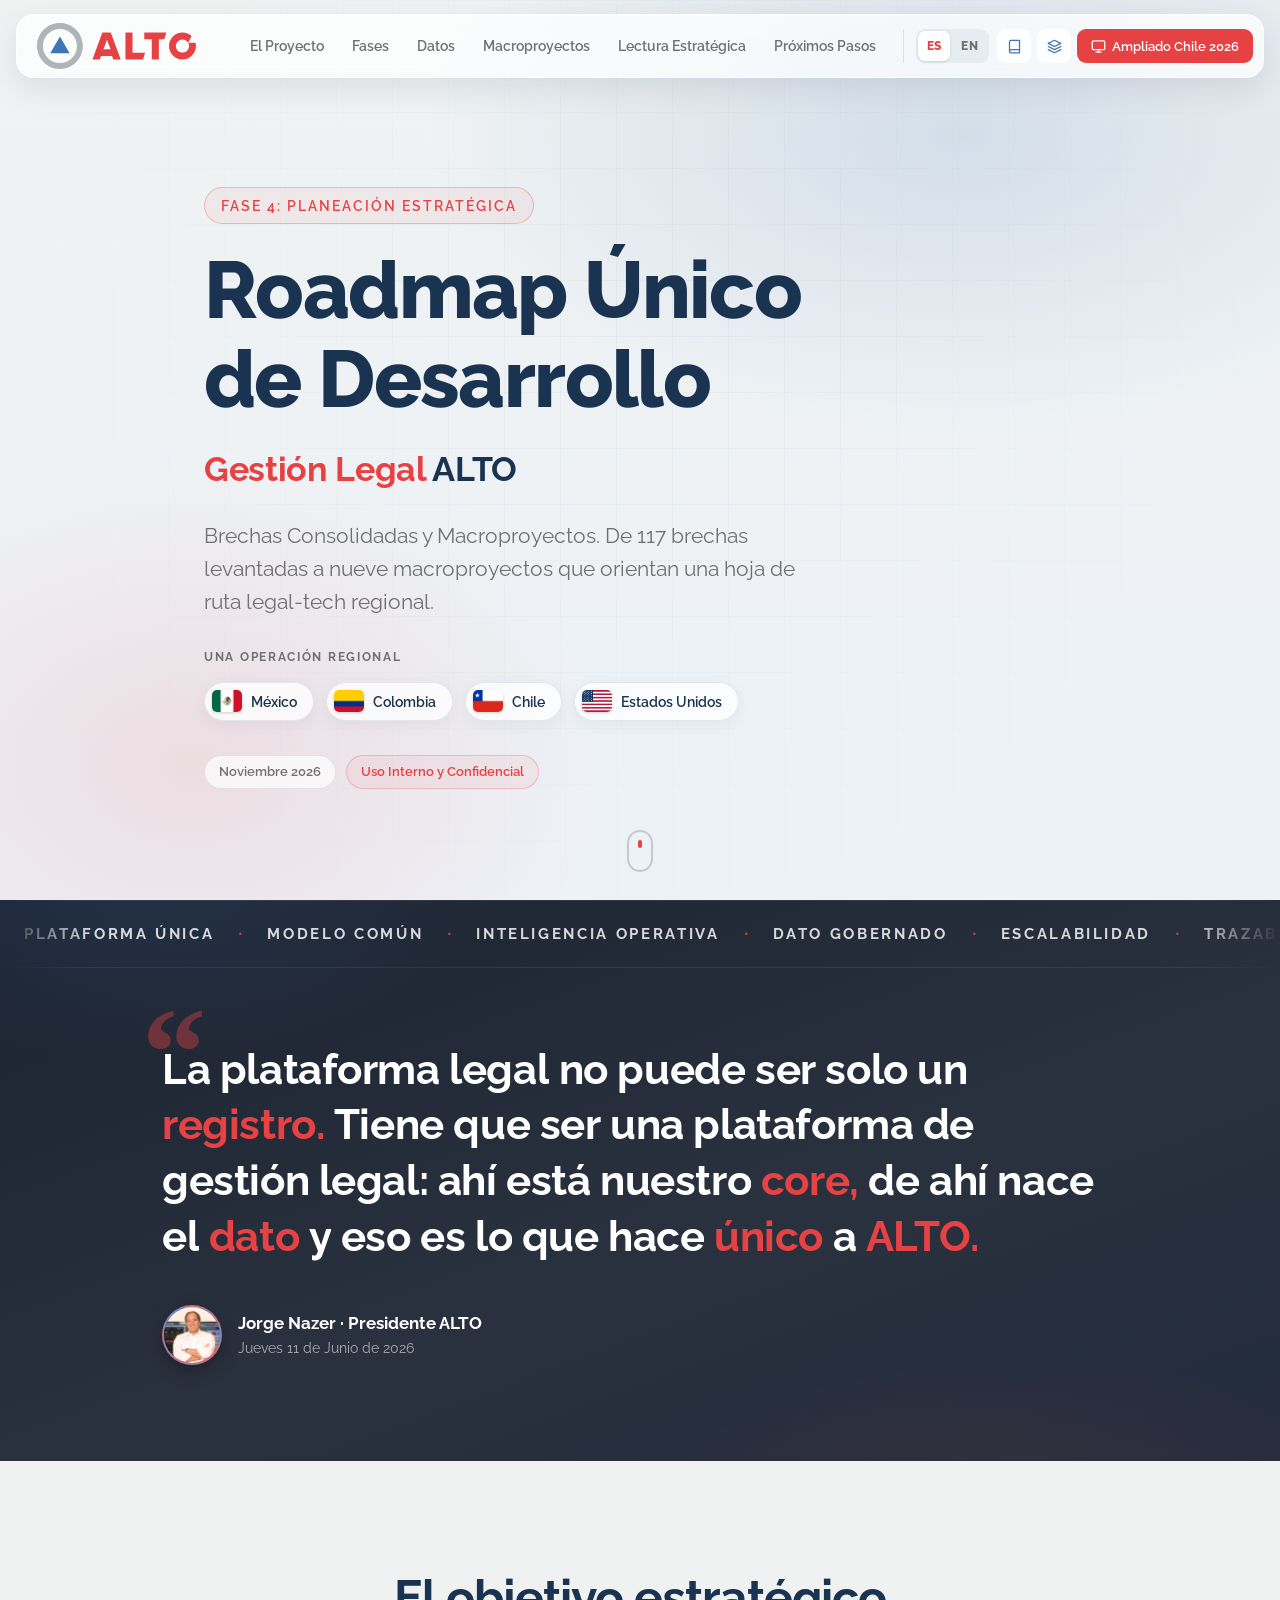
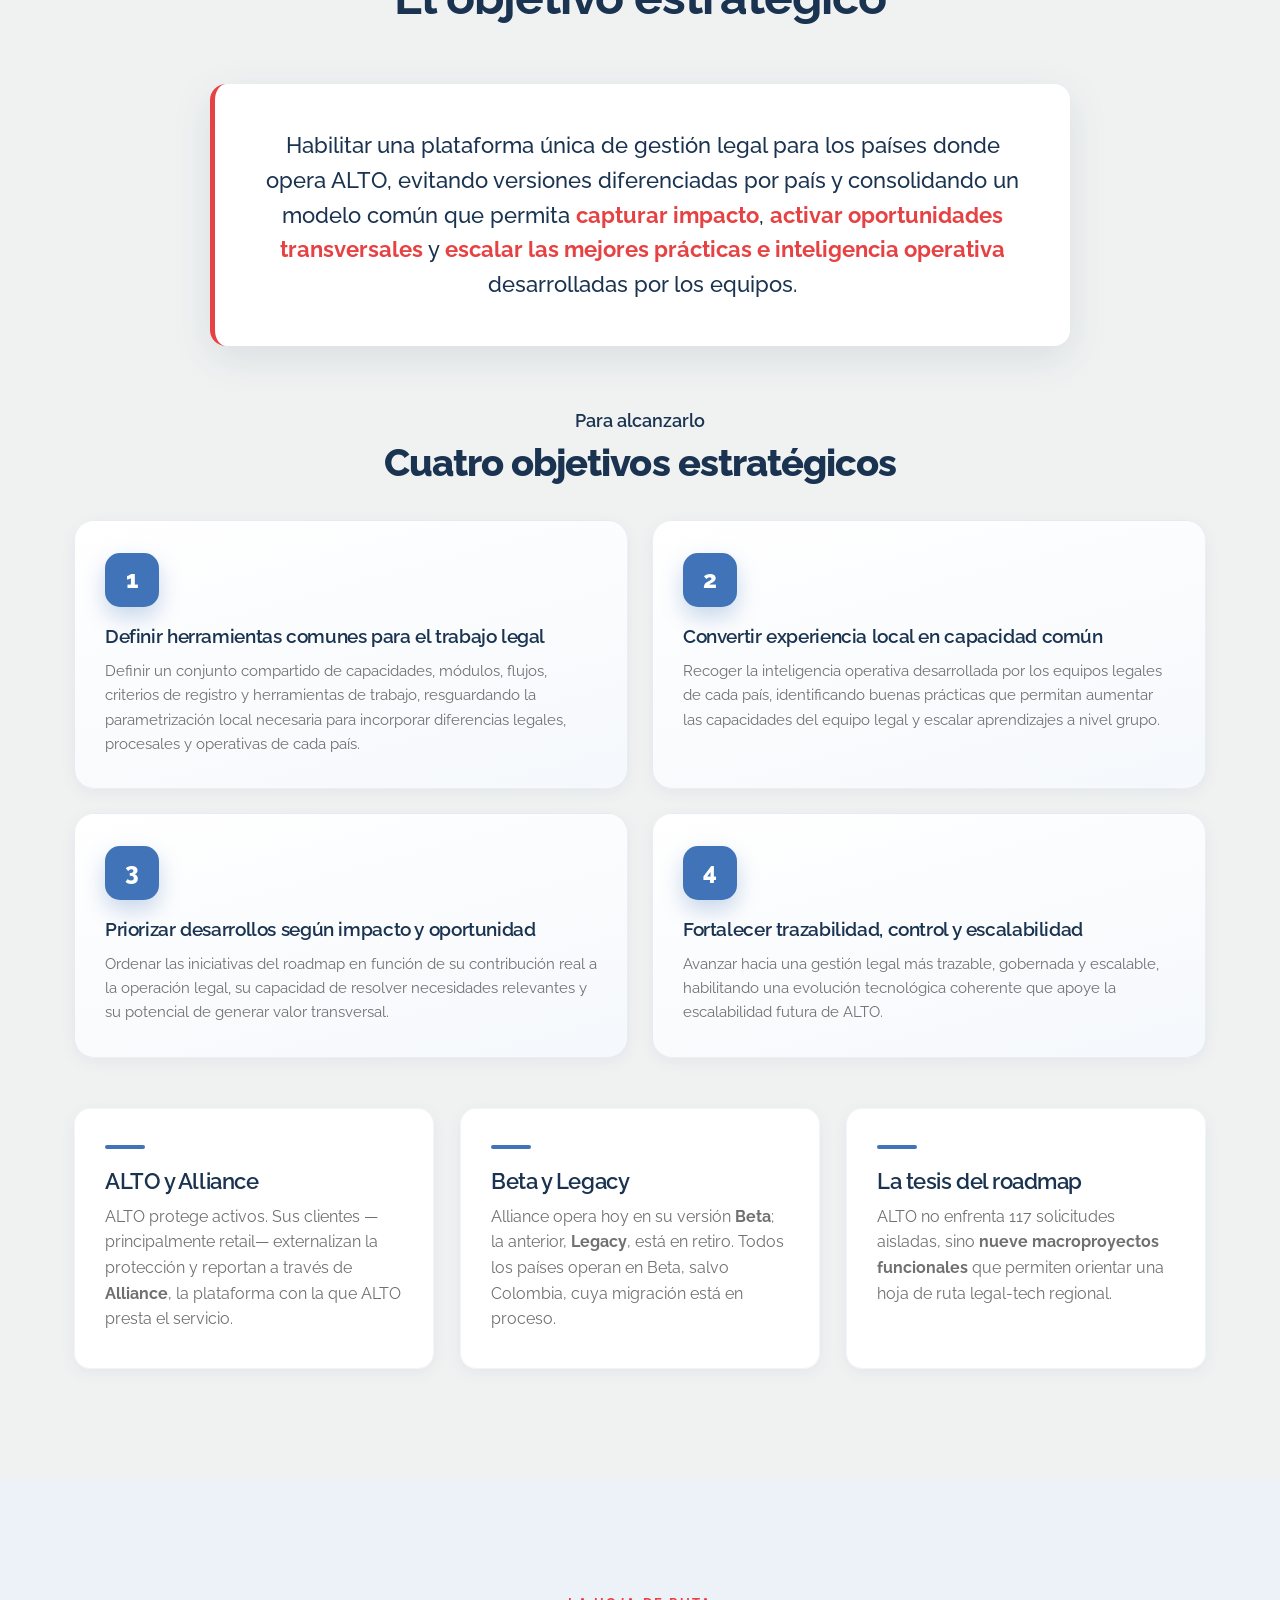
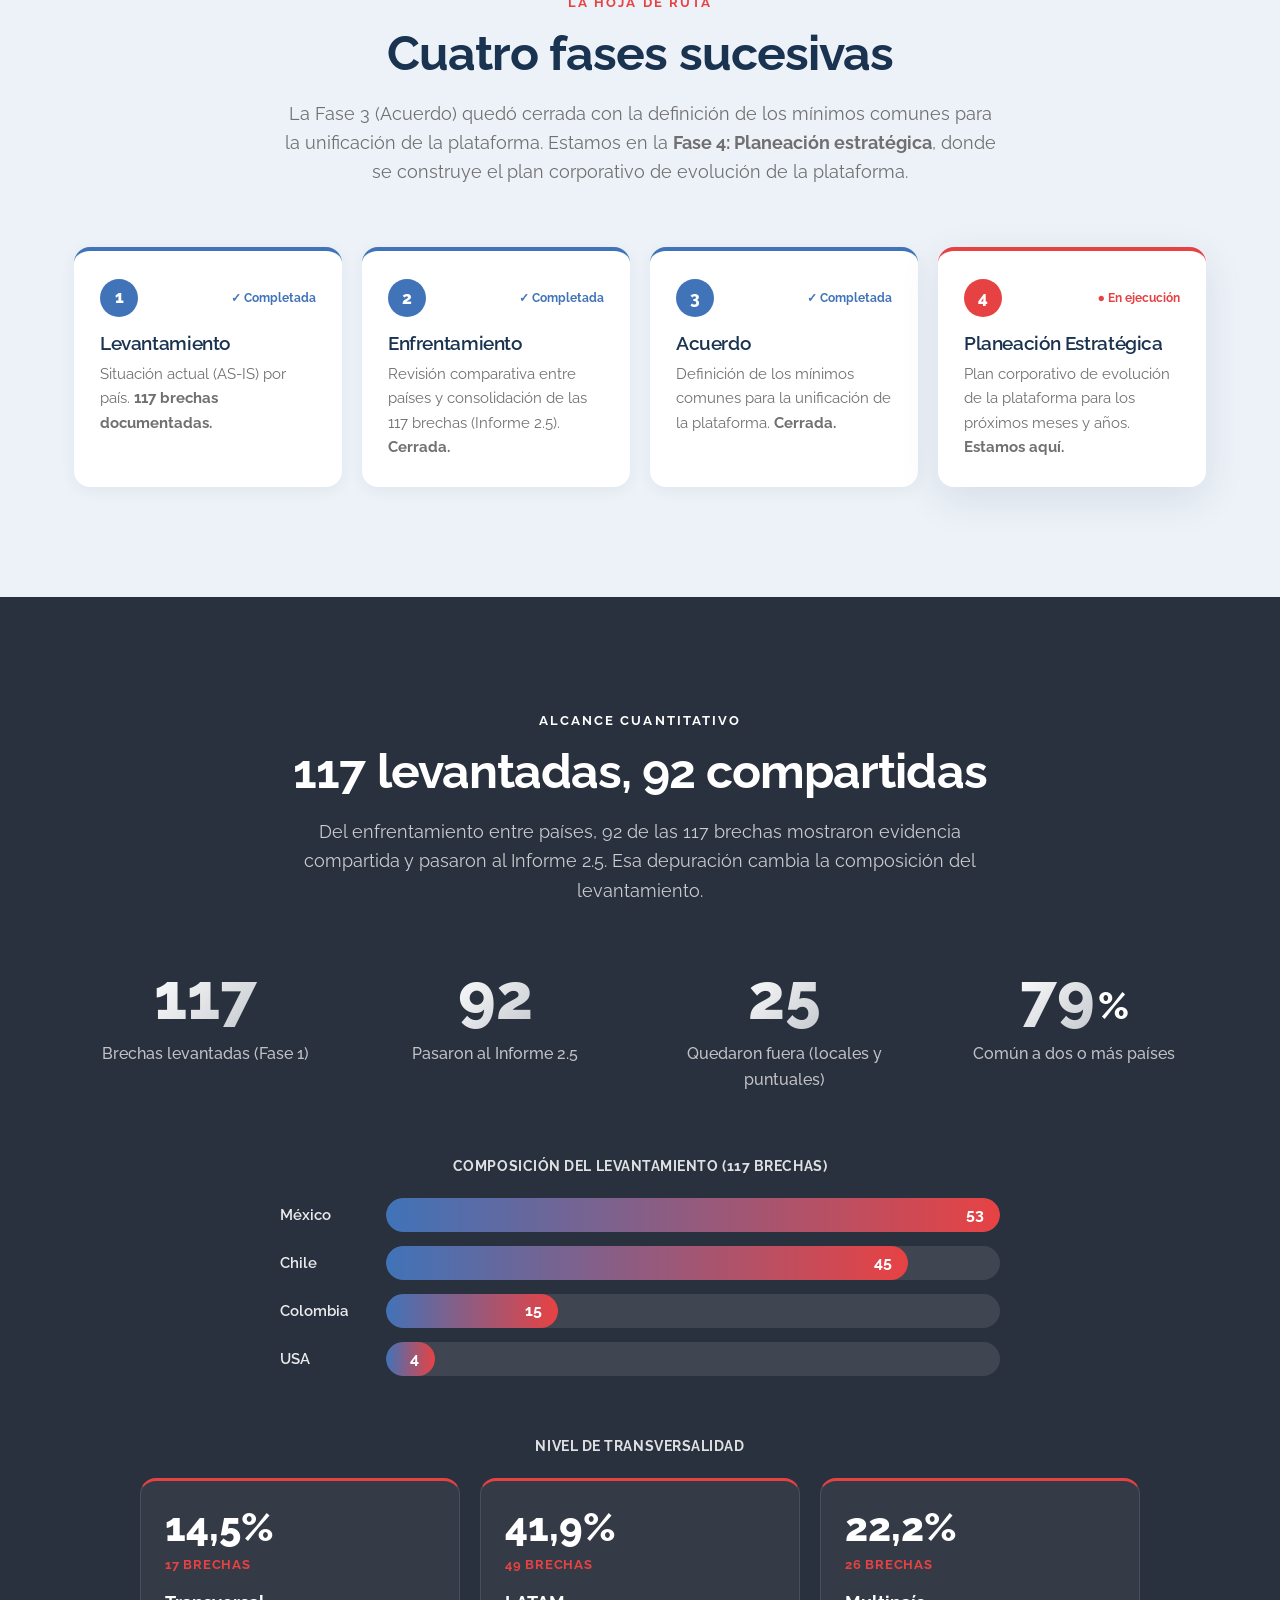
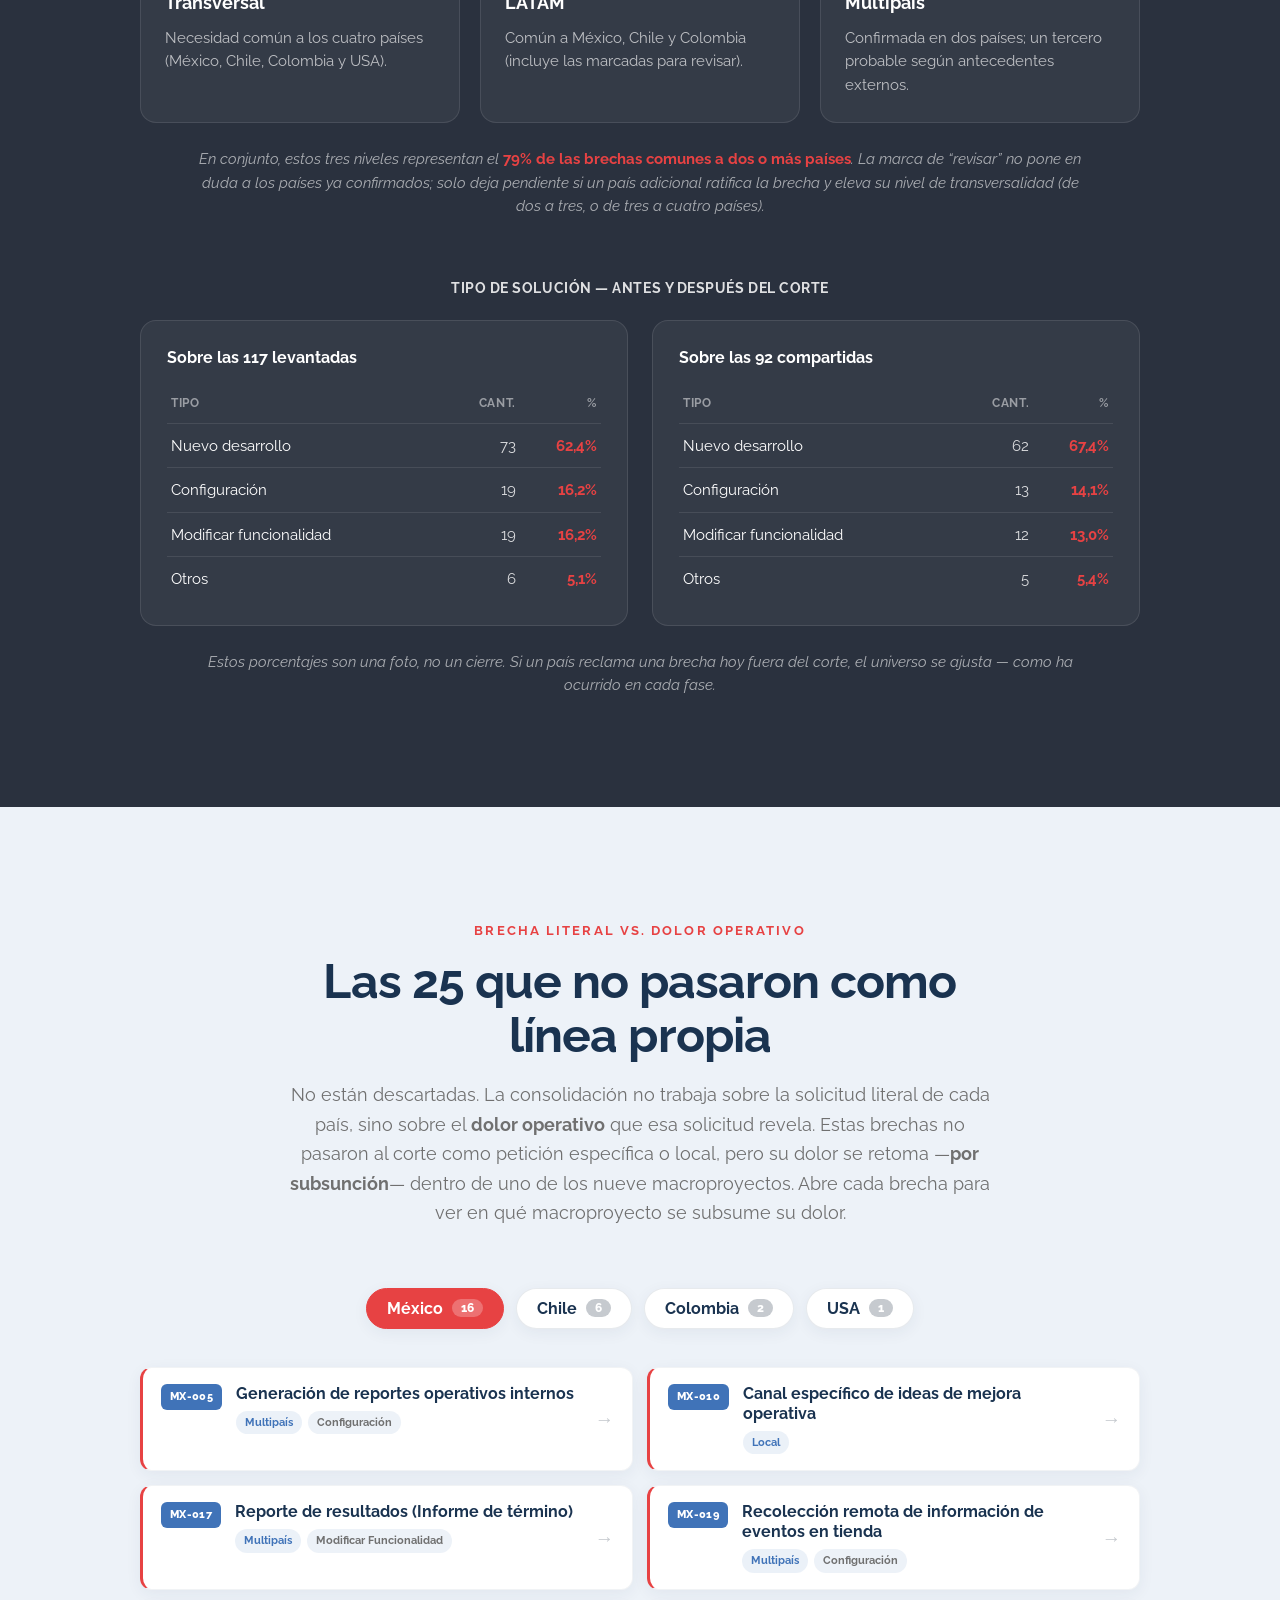
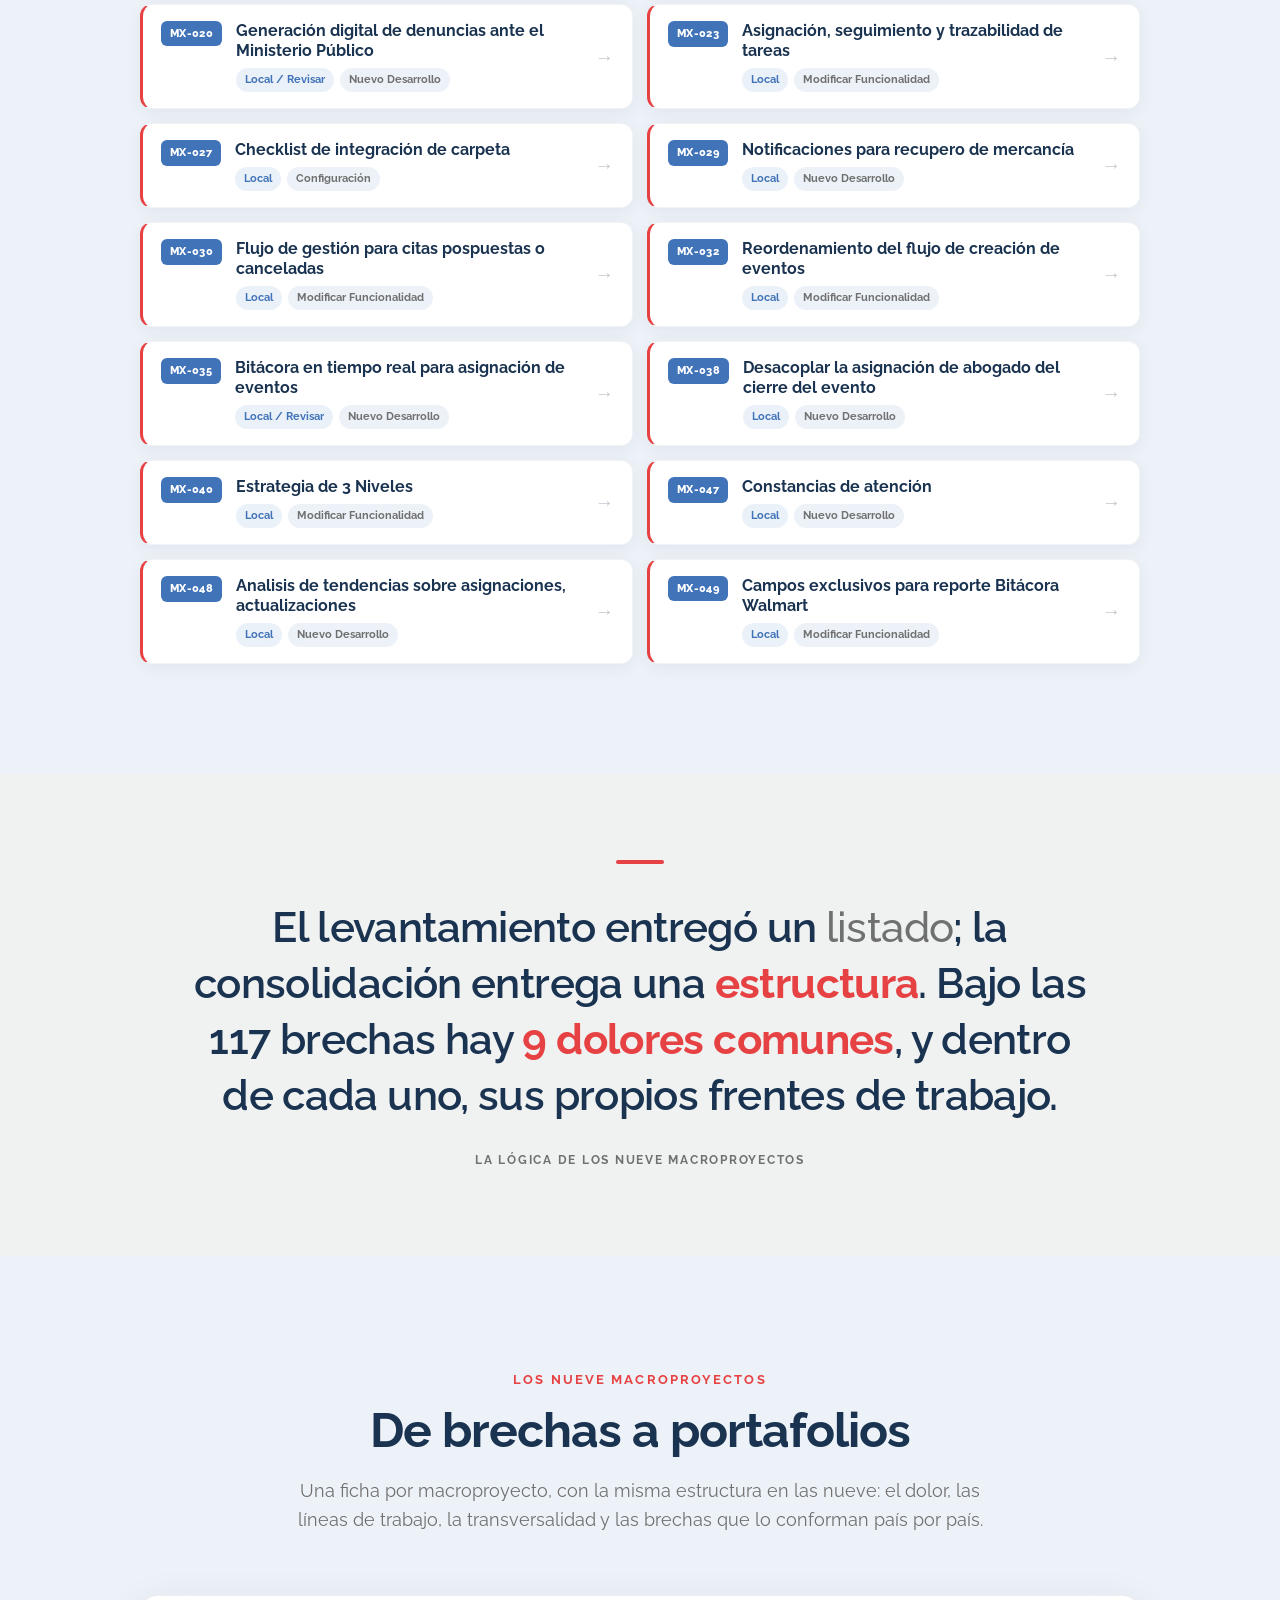
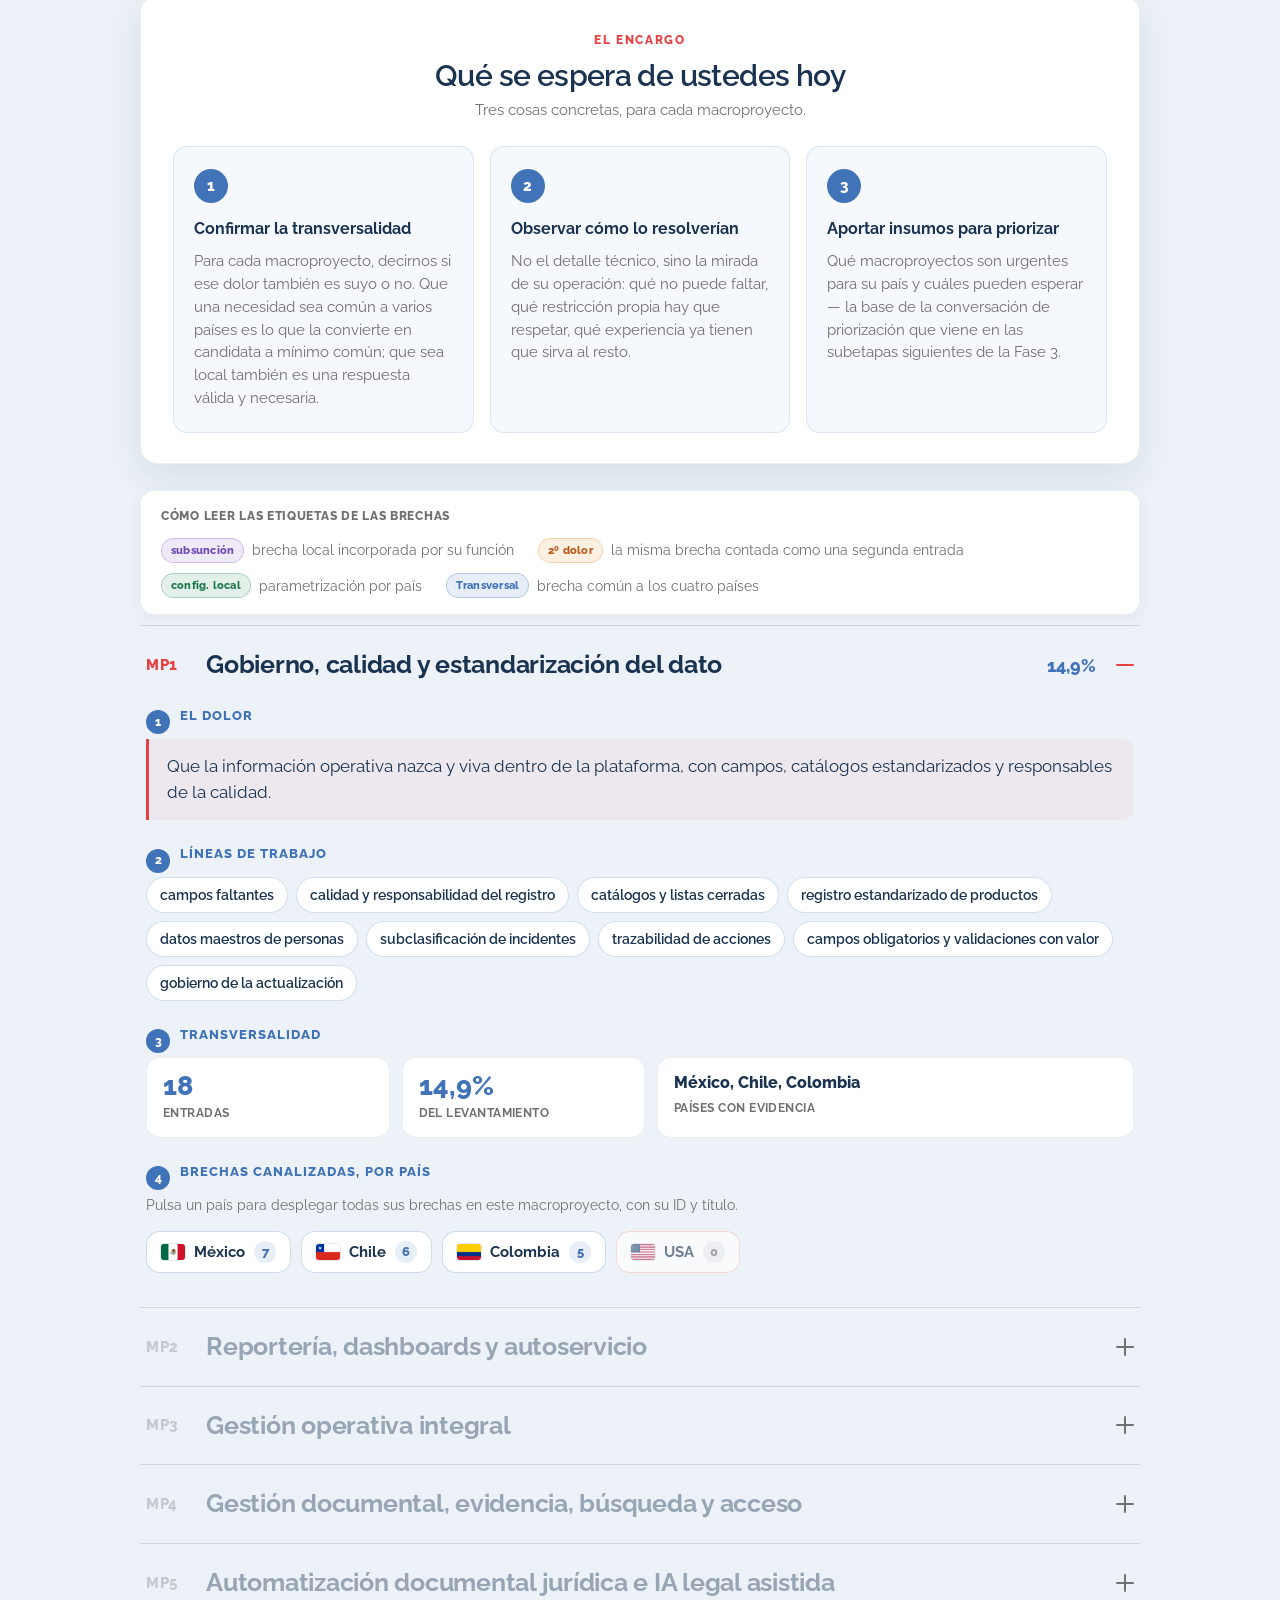
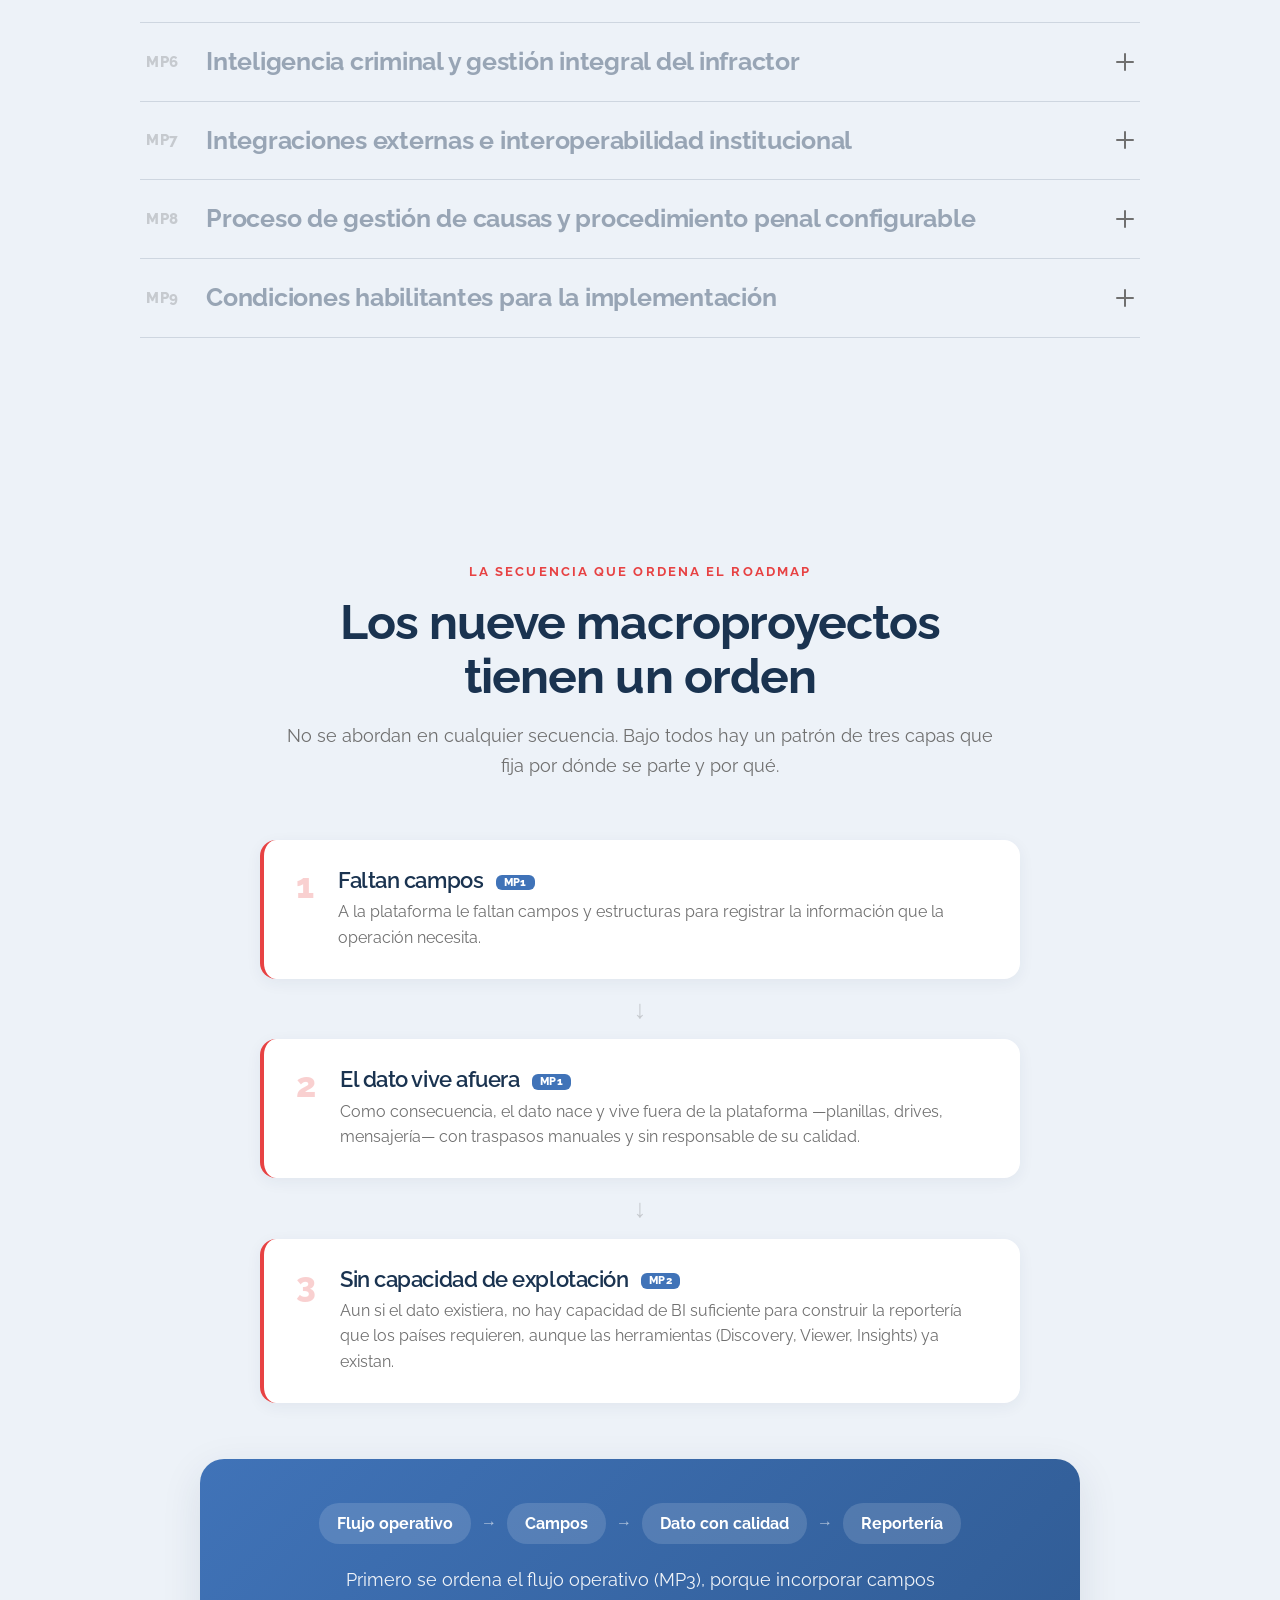
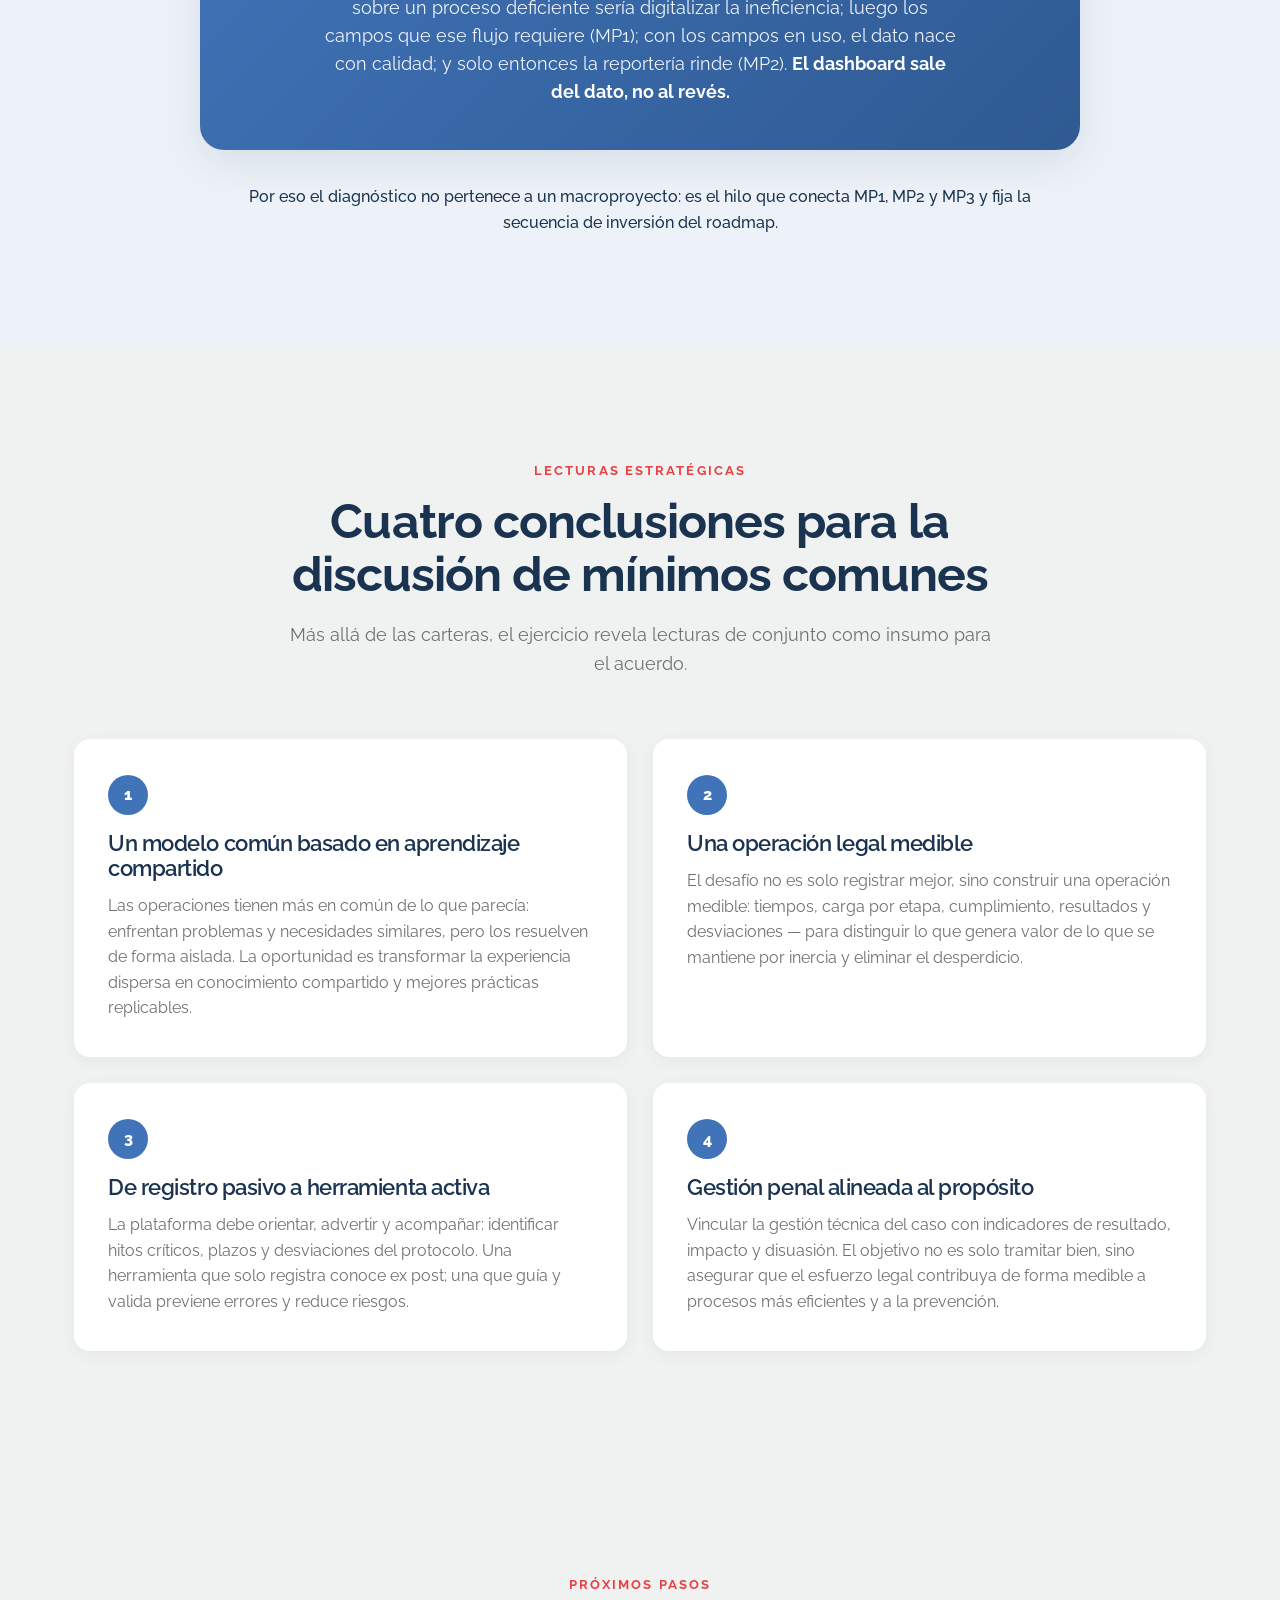
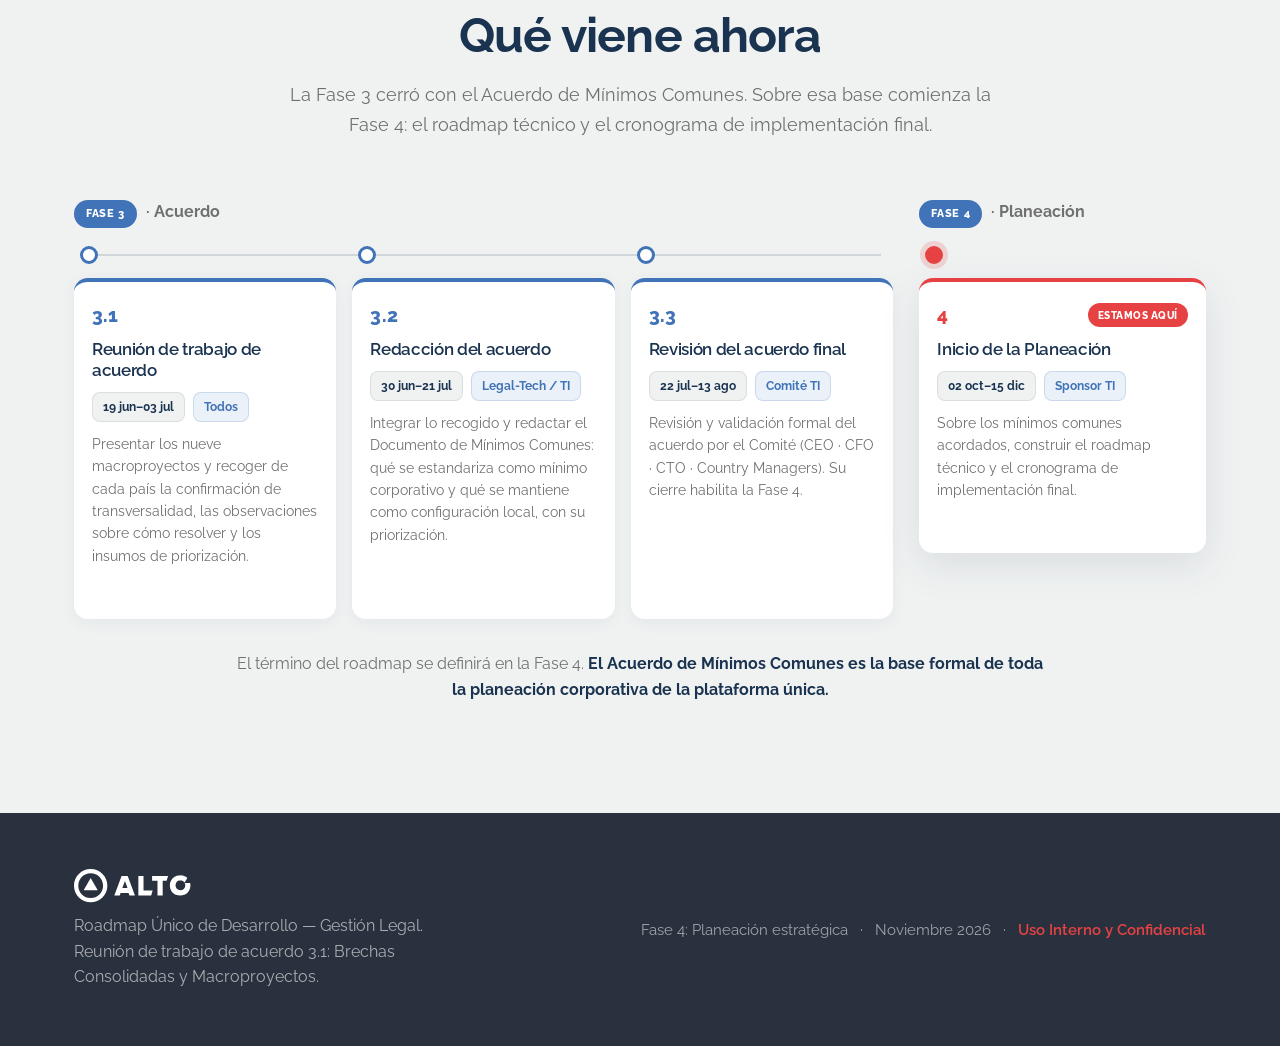
<file: index.html>
<!DOCTYPE html>
<html lang="es">
<head>
  <meta charset="UTF-8" />
  <meta name="viewport" content="width=device-width, initial-scale=1.0" />
  <title>Roadmap Único de Desarrollo · Gestión Legal ALTO</title>
  <meta name="description" content="Roadmap Único de Desarrollo, Gestión Legal ALTO — Fase 4: Planeación estratégica. Brechas Consolidadas y Macroproyectos (Informe 2.5)." />

  <!-- Fonts: Raleway (ALTO brand font) -->
  <link rel="preconnect" href="https://fonts.googleapis.com" />
  <link rel="preconnect" href="https://fonts.gstatic.com" crossorigin />
  <link href="https://fonts.googleapis.com/css2?family=Raleway:ital,wght@0,300;0,400;0,500;0,600;0,700;0,800;1,400&display=swap" rel="stylesheet" />

  <!-- AOS scroll animations (same library ALTO uses) -->
  <link rel="stylesheet" href="https://cdn.jsdelivr.net/npm/aos@2.3.4/dist/aos.css" />

  <link rel="stylesheet" href="styles.css" />
</head>
<body>

  <!-- Scroll progress bar -->
  <div class="scroll-progress" id="scrollProgress"></div>

  <!-- ===================== HEADER ===================== -->
  <header class="site-header" id="siteHeader">
    <div class="header-inner">
      <a href="#hero" class="brand" aria-label="ALTO">
        <img class="brand-logo" src="assets/alto-logo.svg" alt="ALTO" />
      </a>
      <nav class="main-nav" id="mainNav">
        <a href="#contexto" data-i18n="nav.proyecto">El Proyecto</a>
        <a href="#fases" data-i18n="nav.fases">Fases</a>
        <a href="#cifras" data-i18n="nav.datos">Datos</a>
        <a href="#macroproyectos" data-i18n="nav.macro">Macroproyectos</a>
        <a href="#estrategia" data-i18n="nav.estrategia">Lectura Estratégica</a>
        <a href="#cierre" data-i18n="nav.pasos">Próximos Pasos</a>
      </nav>
      <div class="nav-actions">
        <div class="lang-toggle" id="langToggle"><button type="button" data-l="es">ES</button><button type="button" data-l="en">EN</button></div>
        <button type="button" class="btn header-glosario" id="glosarioBtn" aria-haspopup="dialog" aria-label="Glosario" title="Glosario">
          <svg width="16" height="16" viewBox="0 0 24 24" fill="none" stroke="currentColor" stroke-width="2" stroke-linecap="round" stroke-linejoin="round" aria-hidden="true"><path d="M4 19.5A2.5 2.5 0 0 1 6.5 17H20"/><path d="M6.5 2H20v20H6.5A2.5 2.5 0 0 1 4 19.5v-15A2.5 2.5 0 0 1 6.5 2z"/></svg>
          <span data-i18n="btn.glosario">Glosario</span>
        </button>
        <button type="button" class="btn header-tax" id="taxonomiaBtn" aria-haspopup="dialog" aria-label="Taxonomía" title="Taxonomía">
          <svg width="16" height="16" viewBox="0 0 24 24" fill="none" stroke="currentColor" stroke-width="2" stroke-linecap="round" stroke-linejoin="round" aria-hidden="true"><polygon points="12 2 2 7 12 12 22 7 12 2"/><polyline points="2 17 12 22 22 17"/><polyline points="2 12 12 17 22 12"/></svg>
          <span data-i18n="btn.taxonomia">Taxonomía</span>
        </button>
        <a class="btn header-v2" href="presentacion.html" title="Ampliado Chile 2026" aria-label="Ampliado Chile 2026">
          <svg width="16" height="16" viewBox="0 0 24 24" fill="none" stroke="currentColor" stroke-width="2" stroke-linecap="round" stroke-linejoin="round" aria-hidden="true"><rect x="2" y="3" width="20" height="14" rx="2"/><path d="M8 21h8"/><path d="M12 17v4"/></svg>
          <span data-i18n="btn.v2">Ampliado Chile 2026</span>
        </a>
      </div>
      <button class="nav-toggle" id="navToggle" aria-label="Abrir menú">
        <span></span><span></span><span></span>
      </button>
    </div>
  </header>

  <main>
    <!-- ===================== HERO ===================== -->
    <section class="hero" id="hero">
      <div class="hero-bg" aria-hidden="true"></div>
      <div class="container hero-inner">
        <p class="eyebrow" data-aos="fade-down" data-i18n="hero.eyebrow">Fase 4: Planeación estratégica</p>
        <h1 class="hero-title" data-aos="fade-up" data-i18n="hero.title">Roadmap Único<br />de Desarrollo</h1>
        <p class="hero-legal" data-aos="fade-up" data-aos-delay="80" data-i18n="hero.legal"><span class="accent">Gestión Legal</span> ALTO</p>
        <p class="hero-sub" data-aos="fade-up" data-aos-delay="140" data-i18n="hero.sub">Brechas Consolidadas y Macroproyectos. De 117 brechas levantadas a nueve macroproyectos que orientan una hoja de ruta legal-tech regional.</p>

        <div class="hero-flags" data-aos="fade-up" data-aos-delay="200">
          <span class="flags-label" data-i18n="hero.flagsLabel">Una operación regional</span>
          <div class="flags-row">
            <span class="flag-chip"><img src="assets/flags/mx.png" alt="Mexico flag" /><span data-i18n="flag.mx">México</span></span>
            <span class="flag-chip"><img src="assets/flags/co.png" alt="Colombia flag" /><span data-i18n="flag.co">Colombia</span></span>
            <span class="flag-chip"><img src="assets/flags/cl.png" alt="Chile flag" /><span data-i18n="flag.cl">Chile</span></span>
            <span class="flag-chip"><img src="assets/flags/us.png" alt="United States flag" /><span data-i18n="flag.us">Estados Unidos</span></span>
          </div>
        </div>

        <div class="hero-tags" data-aos="fade-up" data-aos-delay="320">
          <span class="hero-tag" data-i18n="hero.tagDate">Noviembre 2026</span>
          <span class="hero-tag confidential" data-i18n="hero.tagConf">Uso Interno y Confidencial</span>
        </div>
      </div>
      <a href="#contexto" class="scroll-hint" aria-label="Bajar">
        <span></span>
      </a>
    </section>

    <!-- ===================== VISIÓN / CEO ===================== -->
    <section class="ceo-section" id="vision">
      <div class="marquee" aria-hidden="true">
        <div class="marquee-track" data-i18n="marquee">
          <span>Plataforma única</span><i>•</i><span>Modelo común</span><i>•</i><span>Inteligencia operativa</span><i>•</i><span>Dato gobernado</span><i>•</i><span>Escalabilidad</span><i>•</i><span>Trazabilidad</span><i>•</i>
          <span>Plataforma única</span><i>•</i><span>Modelo común</span><i>•</i><span>Inteligencia operativa</span><i>•</i><span>Dato gobernado</span><i>•</i><span>Escalabilidad</span><i>•</i><span>Trazabilidad</span><i>•</i>
        </div>
      </div>
      <div class="container">
        <div class="ceo-quote">
          <span class="ceo-mark" aria-hidden="true">“</span>
          <blockquote class="ceo-text">La plataforma legal no puede ser solo un registro. Tiene que ser una plataforma de gestión legal: ahí está nuestro core, de ahí nace el dato y eso es lo que hace único a ALTO.</blockquote>
          <div class="ceo-attr" data-aos="fade-up">
            <div class="ceo-avatar">
              <img class="ceo-photo" src="assets/jorge.png" alt="Jorge Nazer" onerror="this.style.display='none'" />
              <span class="avatar-initial">J</span>
            </div>
            <div class="ceo-meta">
              <span class="ceo-role" data-i18n="ceo.role">Jorge Nazer · Presidente ALTO</span>
              <span class="ceo-date" data-i18n="ceo.date">Jueves 11 de Junio de 2026</span>
            </div>
          </div>
        </div>
      </div>
    </section>

    <!-- ===================== CONTEXTO ===================== -->
    <section class="section" id="contexto">
      <div class="container">
        <div class="section-head" data-aos="fade-up">
          <h2 data-i18n="ctx.h2">El objetivo estratégico</h2>
        </div>

        <div class="quote-band objective-band" data-aos="fade-up">
          <p data-i18n="ctx.band">Habilitar una plataforma única de gestión legal para los países donde opera ALTO, evitando versiones diferenciadas por país y consolidando un modelo común que permita <strong>capturar impacto</strong>, <strong>activar oportunidades transversales</strong> y <strong>escalar las mejores prácticas e inteligencia operativa</strong> desarrolladas por los equipos.</p>
        </div>

        <div class="objectives-head" data-aos="zoom-in">
          <span class="objectives-badge" data-i18n="ctx.objBadge">Para alcanzarlo</span>
          <h3 data-i18n="ctx.objH3">Cuatro <span class="grad">objetivos estratégicos</span></h3>
        </div>
        <div class="objectives">
          <article class="obj-card" data-aos="zoom-in-up">
            <div class="obj-tile">1</div>
            <h3 data-i18n="obj1.h3">Definir herramientas comunes para el trabajo legal</h3>
            <p data-i18n="obj1.p">Definir un conjunto compartido de capacidades, módulos, flujos, criterios de registro y herramientas de trabajo, resguardando la parametrización local necesaria para incorporar diferencias legales, procesales y operativas de cada país.</p>
          </article>
          <article class="obj-card" data-aos="zoom-in-up" data-aos-delay="100">
            <div class="obj-tile">2</div>
            <h3 data-i18n="obj2.h3">Convertir experiencia local en capacidad común</h3>
            <p data-i18n="obj2.p">Recoger la inteligencia operativa desarrollada por los equipos legales de cada país, identificando buenas prácticas que permitan aumentar las capacidades del equipo legal y escalar aprendizajes a nivel grupo.</p>
          </article>
          <article class="obj-card" data-aos="zoom-in-up" data-aos-delay="200">
            <div class="obj-tile">3</div>
            <h3 data-i18n="obj3.h3">Priorizar desarrollos según impacto y oportunidad</h3>
            <p data-i18n="obj3.p">Ordenar las iniciativas del roadmap en función de su contribución real a la operación legal, su capacidad de resolver necesidades relevantes y su potencial de generar valor transversal.</p>
          </article>
          <article class="obj-card" data-aos="zoom-in-up" data-aos-delay="300">
            <div class="obj-tile">4</div>
            <h3 data-i18n="obj4.h3">Fortalecer trazabilidad, control y escalabilidad</h3>
            <p data-i18n="obj4.p">Avanzar hacia una gestión legal más trazable, gobernada y escalable, habilitando una evolución tecnológica coherente que apoye la escalabilidad futura de ALTO.</p>
          </article>
        </div>

        <div class="grid grid-3" style="margin-top:50px">
          <article class="card" data-aos="fade-up">
            <h3 data-i18n="card1.h3">ALTO y Alliance</h3>
            <p data-i18n="card1.p">ALTO protege activos. Sus clientes —principalmente retail— externalizan la protección y reportan a través de <strong>Alliance</strong>, la plataforma con la que ALTO presta el servicio.</p>
          </article>
          <article class="card" data-aos="fade-up" data-aos-delay="100">
            <h3 data-i18n="card2.h3">Beta y Legacy</h3>
            <p data-i18n="card2.p">Alliance opera hoy en su versión <strong>Beta</strong>; la anterior, <strong>Legacy</strong>, está en retiro. Todos los países operan en Beta, salvo Colombia, cuya migración está en proceso.</p>
          </article>
          <article class="card" data-aos="fade-up" data-aos-delay="200">
            <h3 data-i18n="card3.h3">La tesis del roadmap</h3>
            <p data-i18n="card3.p">ALTO no enfrenta 117 solicitudes aisladas, sino <strong>nueve macroproyectos funcionales</strong> que permiten orientar una hoja de ruta legal-tech regional.</p>
          </article>
        </div>
      </div>
    </section>

    <!-- ===================== FASES ===================== -->
    <section class="section section-alt" id="fases">
      <div class="container">
        <div class="section-head" data-aos="fade-up">
          <span class="kicker" data-i18n="fases.kicker">La hoja de ruta</span>
          <h2 data-i18n="fases.h2">Cuatro fases sucesivas</h2>
          <p class="lead" data-i18n="fases.lead">La Fase 3 (Acuerdo) quedó cerrada con la definición de los mínimos comunes para la unificación de la plataforma. Estamos en la <strong>Fase 4: Planeación estratégica</strong>, donde se construye el plan corporativo de evolución de la plataforma.</p>
        </div>

        <div class="phases">
          <div class="phase done" data-aos="fade-up">
            <div class="phase-top"><span class="phase-num">1</span><span class="phase-status" data-i18n="st.completed">✓ Completada</span></div>
            <h3 data-i18n="ph1.h3">Levantamiento</h3>
            <p data-i18n="ph1.p">Situación actual (AS-IS) por país. <strong>117 brechas documentadas.</strong></p>
          </div>
          <div class="phase done" data-aos="fade-up" data-aos-delay="100">
            <div class="phase-top"><span class="phase-num">2</span><span class="phase-status" data-i18n="st.completed">✓ Completada</span></div>
            <h3 data-i18n="ph2.h3">Enfrentamiento</h3>
            <p data-i18n="ph2.p">Revisión comparativa entre países y consolidación de las 117 brechas (Informe 2.5). <strong>Cerrada.</strong></p>
          </div>
          <div class="phase done" data-aos="fade-up" data-aos-delay="200">
            <div class="phase-top"><span class="phase-num">3</span><span class="phase-status" data-i18n="st.completed">✓ Completada</span></div>
            <h3 data-i18n="ph3.h3">Acuerdo</h3>
            <p data-i18n="ph3.p">Definición de los mínimos comunes para la unificación de la plataforma. <strong>Cerrada.</strong></p>
          </div>
          <div class="phase active" data-aos="fade-up" data-aos-delay="300">
            <div class="phase-top"><span class="phase-num">4</span><span class="phase-status" data-i18n="st.progress">● En ejecución</span></div>
            <h3 data-i18n="ph4.h3">Planeación Estratégica</h3>
            <p data-i18n="ph4.p">Plan corporativo de evolución de la plataforma para los próximos meses y años. <strong>Estamos aquí.</strong></p>
          </div>
        </div>
      </div>
    </section>

    <!-- ===================== CIFRAS ===================== -->
    <section class="section section-dark" id="cifras">
      <div class="container">
        <div class="section-head section-head-light" data-aos="fade-up">
          <span class="kicker" data-i18n="cif.kicker">Alcance cuantitativo</span>
          <h2 data-i18n="cif.h2">117 levantadas, 92 compartidas</h2>
          <p class="lead" data-i18n="cif.lead">Del enfrentamiento entre países, 92 de las 117 brechas mostraron evidencia compartida y pasaron al Informe 2.5. Esa depuración cambia la composición del levantamiento.</p>
        </div>
        <div class="grid grid-4 stats">
          <div class="stat" data-aos="zoom-in"><span class="stat-value"><span class="stat-num" data-count="117">0</span></span><span class="stat-label" data-i18n="stat1">Brechas levantadas (Fase 1)</span></div>
          <div class="stat" data-aos="zoom-in" data-aos-delay="100"><span class="stat-value"><span class="stat-num" data-count="92">0</span></span><span class="stat-label" data-i18n="stat2">Pasaron al Informe 2.5</span></div>
          <div class="stat" data-aos="zoom-in" data-aos-delay="200"><span class="stat-value"><span class="stat-num" data-count="25">0</span></span><span class="stat-label" data-i18n="stat3">Quedaron fuera (locales y puntuales)</span></div>
          <div class="stat" data-aos="zoom-in" data-aos-delay="300"><span class="stat-value"><span class="stat-num" data-count="79">0</span><span class="stat-suffix">%</span></span><span class="stat-label" data-i18n="stat4">Común a dos o más países</span></div>
        </div>

        <div class="cifras-blocks">
          <!-- Composición del levantamiento -->
          <div class="cifra-row" data-aos="fade-up">
            <span class="cifra-label" data-i18n="cif.compLabel">Composición del levantamiento (117 brechas)</span>
            <div class="country-bars" data-i18n="cif.countryBars">
              <div class="cbar"><span class="cbar-name">México</span><div class="cbar-track"><div class="cbar-fill" style="width:100%">53</div></div></div>
              <div class="cbar"><span class="cbar-name">Chile</span><div class="cbar-track"><div class="cbar-fill" style="width:85%">45</div></div></div>
              <div class="cbar"><span class="cbar-name">Colombia</span><div class="cbar-track"><div class="cbar-fill" style="width:28%">15</div></div></div>
              <div class="cbar"><span class="cbar-name">USA</span><div class="cbar-track"><div class="cbar-fill" style="width:8%">4</div></div></div>
            </div>
          </div>

          <!-- Nivel de transversalidad -->
          <div class="cifra-row" data-aos="fade-up">
            <span class="cifra-label" data-i18n="cif.transLabel">Nivel de transversalidad</span>
            <div class="trans-grid">
              <div class="trans-card">
                <span class="trans-pct">14,5%</span>
                <span class="trans-count" data-i18n="tc1.count">17 brechas</span>
                <h4 data-i18n="tc1.h4">Transversal</h4>
                <p data-i18n="tc1.p">Necesidad común a los cuatro países (México, Chile, Colombia y USA).</p>
              </div>
              <div class="trans-card">
                <span class="trans-pct">41,9%</span>
                <span class="trans-count" data-i18n="tc2.count">49 brechas</span>
                <h4 data-i18n="tc2.h4">LATAM</h4>
                <p data-i18n="tc2.p">Común a México, Chile y Colombia (incluye las marcadas para revisar).</p>
              </div>
              <div class="trans-card">
                <span class="trans-pct">22,2%</span>
                <span class="trans-count" data-i18n="tc3.count">26 brechas</span>
                <h4 data-i18n="tc3.h4">Multipaís</h4>
                <p data-i18n="tc3.p">Confirmada en dos países; un tercero probable según antecedentes externos.</p>
              </div>
            </div>
            <p class="cifra-note" data-i18n="cif.transNote">En conjunto, estos tres niveles representan el <strong>79% de las brechas comunes a dos o más países</strong>. La marca de “revisar” no pone en duda a los países ya confirmados; solo deja pendiente si un país adicional ratifica la brecha y eleva su nivel de transversalidad (de dos a tres, o de tres a cuatro países).</p>
          </div>

          <!-- Tipo de solución -->
          <div class="cifra-row" data-aos="fade-up">
            <span class="cifra-label" data-i18n="cif.solLabel">Tipo de solución — antes y después del corte</span>
            <div class="sol-tables" data-i18n="cif.solTables">
              <div class="sol-table">
                <span class="sol-th">Sobre las 117 levantadas</span>
                <table>
                  <thead><tr><th>Tipo</th><th>Cant.</th><th>%</th></tr></thead>
                  <tbody>
                    <tr><td>Nuevo desarrollo</td><td>73</td><td>62,4%</td></tr>
                    <tr><td>Configuración</td><td>19</td><td>16,2%</td></tr>
                    <tr><td>Modificar funcionalidad</td><td>19</td><td>16,2%</td></tr>
                    <tr><td>Otros</td><td>6</td><td>5,1%</td></tr>
                  </tbody>
                </table>
              </div>
              <div class="sol-table">
                <span class="sol-th">Sobre las 92 compartidas</span>
                <table>
                  <thead><tr><th>Tipo</th><th>Cant.</th><th>%</th></tr></thead>
                  <tbody>
                    <tr><td>Nuevo desarrollo</td><td>62</td><td>67,4%</td></tr>
                    <tr><td>Configuración</td><td>13</td><td>14,1%</td></tr>
                    <tr><td>Modificar funcionalidad</td><td>12</td><td>13,0%</td></tr>
                    <tr><td>Otros</td><td>5</td><td>5,4%</td></tr>
                  </tbody>
                </table>
              </div>
            </div>
            <p class="cifra-note" data-i18n="cif.solNote">Estos porcentajes son una foto, no un cierre. Si un país reclama una brecha hoy fuera del corte, el universo se ajusta — como ha ocurrido en cada fase.</p>
          </div>
        </div>
      </div>
    </section>

    <!-- ===================== BRECHAS FUERA DEL CORTE ===================== -->
    <section class="section section-alt" id="fuera">
      <div class="container">
        <div class="section-head" data-aos="fade-up">
          <span class="kicker" data-i18n="fuera.kicker">Brecha literal vs. dolor operativo</span>
          <h2 data-i18n="fuera.h2">Las 25 que no pasaron como línea propia</h2>
          <p class="lead" data-i18n="fuera.lead">No están descartadas. La consolidación no trabaja sobre la solicitud literal de cada país, sino sobre el <strong>dolor operativo</strong> que esa solicitud revela. Estas brechas no pasaron al corte como petición específica o local, pero su dolor se retoma —<strong>por subsunción</strong>— dentro de uno de los nueve macroproyectos. Abre cada brecha para ver en qué macroproyecto se subsume su dolor.</p>
        </div>
        <div class="fuera-tabs" role="tablist" aria-label="Brechas fuera del corte por país" data-aos="fade-up">
          <button class="fuera-tab active" type="button" data-c="MX" data-i18n="fuera.tabMX">México <span>16</span></button>
          <button class="fuera-tab" type="button" data-c="CL" data-i18n="fuera.tabCL">Chile <span>6</span></button>
          <button class="fuera-tab" type="button" data-c="CO" data-i18n="fuera.tabCO">Colombia <span>2</span></button>
          <button class="fuera-tab" type="button" data-c="USA" data-i18n="fuera.tabUSA">USA <span>1</span></button>
        </div>
        <div class="fuera-list" id="fueraList" data-aos="fade-up"></div>
      </div>
    </section>

    <!-- ===================== TESIS (lead-in a macroproyectos) ===================== -->
    <section class="thesis-section" id="tesis">
      <div class="container">
        <div class="thesis" data-aos="fade-up">
          <span class="thesis-rule" aria-hidden="true"></span>
          <p class="thesis-text" data-i18n="thesis.text">El levantamiento entregó un <span class="t-soft">listado</span>; la consolidación entrega una <span class="t-strong">estructura</span>. Bajo las 117 brechas hay <span class="t-strong">9 dolores comunes</span>, y dentro de cada uno, sus propios frentes de trabajo.</p>
          <span class="thesis-tag" data-i18n="thesis.tag">La lógica de los nueve macroproyectos</span>
        </div>
      </div>
    </section>

    <!-- ===================== MACROPROYECTOS (explorador interactivo) ===================== -->
    <section class="section section-alt" id="macroproyectos">
      <div class="container">
        <div class="section-head" data-aos="fade-up">
          <span class="kicker" data-i18n="macro.kicker">Los nueve macroproyectos</span>
          <h2 data-i18n="macro.h2">De brechas a portafolios</h2>
          <p class="lead" data-i18n="macro.lead">Una ficha por macroproyecto, con la misma estructura en las nueve: el dolor, las líneas de trabajo, la transversalidad y las brechas que lo conforman país por país.</p>
        </div>

        <div class="encargo-hoy" data-aos="fade-up">
          <div class="encargo-hoy-head">
            <span class="encargo-hoy-kicker" data-i18n="enc.kicker">El encargo</span>
            <h3 data-i18n="enc.h3">Qué se espera de ustedes hoy</h3>
            <p data-i18n="enc.sub">Tres cosas concretas, para cada macroproyecto.</p>
          </div>
          <div class="encargo-hoy-grid">
            <article class="encargo-hoy-card">
              <span class="encargo-hoy-num">1</span>
              <h4 data-i18n="enc1.h4">Confirmar la transversalidad</h4>
              <p data-i18n="enc1.p">Para cada macroproyecto, decirnos si ese dolor también es suyo o no. Que una necesidad sea común a varios países es lo que la convierte en candidata a mínimo común; que sea local también es una respuesta válida y necesaria.</p>
            </article>
            <article class="encargo-hoy-card">
              <span class="encargo-hoy-num">2</span>
              <h4 data-i18n="enc2.h4">Observar cómo lo resolverían</h4>
              <p data-i18n="enc2.p">No el detalle técnico, sino la mirada de su operación: qué no puede faltar, qué restricción propia hay que respetar, qué experiencia ya tienen que sirva al resto.</p>
            </article>
            <article class="encargo-hoy-card">
              <span class="encargo-hoy-num">3</span>
              <h4 data-i18n="enc3.h4">Aportar insumos para priorizar</h4>
              <p data-i18n="enc3.p">Qué macroproyectos son urgentes para su país y cuáles pueden esperar — la base de la conversación de priorización que viene en las subetapas siguientes de la Fase 3.</p>
            </article>
          </div>
        </div>

        <div class="mp-legend" data-aos="fade-up">
          <span class="mp-legend-title" data-i18n="mpleg.title">Cómo leer las etiquetas de las brechas</span>
          <ul class="mp-legend-items">
            <li data-i18n="mpleg.sub"><span class="fc-tag sub">subsunción</span> brecha local incorporada por su función</li>
            <li data-i18n="mpleg.dol2"><span class="fc-tag dol2">2º dolor</span> la misma brecha contada como una segunda entrada</li>
            <li data-i18n="mpleg.cfg"><span class="fc-tag cfg">config. local</span> parametrización por país</li>
            <li data-i18n="mpleg.tx"><span class="fc-tag tx">Transversal</span> brecha común a los cuatro países</li>
          </ul>
        </div>

        <!-- Las nueve fichas se renderizan desde fichas.js -->
        <div class="mp-accordion mp-fichas" id="mpFichas"></div>
      </div>
    </section>

    <!-- ===================== SECUENCIA (cierra el bloque de macroproyectos) ===================== -->
    <section class="section section-alt" id="secuencia">
      <div class="container">
        <div class="section-head" data-aos="fade-up">
          <span class="kicker" data-i18n="seq.kicker">La secuencia que ordena el roadmap</span>
          <h2 data-i18n="seq.h2">Los nueve macroproyectos tienen un orden</h2>
          <p class="lead" data-i18n="seq.lead">No se abordan en cualquier secuencia. Bajo todos hay un patrón de tres capas que fija por dónde se parte y por qué.</p>
        </div>

        <div class="layers">
          <div class="layer" data-aos="fade-right">
            <span class="layer-num">1</span>
            <div><h3 data-i18n="lay1.h3">Faltan campos <span class="layer-mp">MP1</span></h3><p data-i18n="lay1.p">A la plataforma le faltan campos y estructuras para registrar la información que la operación necesita.</p></div>
          </div>
          <div class="layer-arrow" data-aos="fade" aria-hidden="true">↓</div>
          <div class="layer" data-aos="fade-right" data-aos-delay="100">
            <span class="layer-num">2</span>
            <div><h3 data-i18n="lay2.h3">El dato vive afuera <span class="layer-mp">MP1</span></h3><p data-i18n="lay2.p">Como consecuencia, el dato nace y vive fuera de la plataforma —planillas, drives, mensajería— con traspasos manuales y sin responsable de su calidad.</p></div>
          </div>
          <div class="layer-arrow" data-aos="fade" data-aos-delay="100" aria-hidden="true">↓</div>
          <div class="layer" data-aos="fade-right" data-aos-delay="200">
            <span class="layer-num">3</span>
            <div><h3 data-i18n="lay3.h3">Sin capacidad de explotación <span class="layer-mp">MP2</span></h3><p data-i18n="lay3.p">Aun si el dato existiera, no hay capacidad de BI suficiente para construir la reportería que los países requieren, aunque las herramientas (Discovery, Viewer, Insights) ya existan.</p></div>
          </div>
        </div>

        <div class="order-band" data-aos="zoom-in">
          <p class="order-flow" data-i18n="order.flow">
            <span>Flujo operativo</span><i>→</i><span>Campos</span><i>→</i><span>Dato con calidad</span><i>→</i><span>Reportería</span>
          </p>
          <p class="order-quote" data-i18n="order.quote">Primero se ordena el flujo operativo (MP3), porque incorporar campos sobre un proceso deficiente sería digitalizar la ineficiencia; luego los campos que ese flujo requiere (MP1); con los campos en uso, el dato nace con calidad; y solo entonces la reportería rinde (MP2). <strong>El dashboard sale del dato, no al revés.</strong></p>
        </div>

        <p class="seq-closer" data-aos="fade-up" data-i18n="seq.closer">Por eso el diagnóstico no pertenece a un macroproyecto: es el hilo que conecta MP1, MP2 y MP3 y fija la secuencia de inversión del roadmap.</p>
      </div>
    </section>

    <!-- ===================== ESTRATEGIA ===================== -->
    <section class="section" id="estrategia">
      <div class="container">
        <div class="section-head" data-aos="fade-up">
          <span class="kicker" data-i18n="est.kicker">Lecturas estratégicas</span>
          <h2 data-i18n="est.h2">Cuatro conclusiones para la discusión de mínimos comunes</h2>
          <p class="lead" data-i18n="est.lead">Más allá de las carteras, el ejercicio revela lecturas de conjunto como insumo para el acuerdo.</p>
        </div>

        <div class="grid grid-2">
          <article class="strat" data-aos="fade-right">
            <span class="strat-num">1</span>
            <h3 data-i18n="str1.h3">Un modelo común basado en aprendizaje compartido</h3>
            <p data-i18n="str1.p">Las operaciones tienen más en común de lo que parecía: enfrentan problemas y necesidades similares, pero los resuelven de forma aislada. La oportunidad es transformar la experiencia dispersa en conocimiento compartido y mejores prácticas replicables.</p>
          </article>
          <article class="strat" data-aos="fade-left">
            <span class="strat-num">2</span>
            <h3 data-i18n="str2.h3">Una operación legal medible</h3>
            <p data-i18n="str2.p">El desafío no es solo registrar mejor, sino construir una operación medible: tiempos, carga por etapa, cumplimiento, resultados y desviaciones — para distinguir lo que genera valor de lo que se mantiene por inercia y eliminar el desperdicio.</p>
          </article>
          <article class="strat" data-aos="fade-right" data-aos-delay="100">
            <span class="strat-num">3</span>
            <h3 data-i18n="str3.h3">De registro pasivo a herramienta activa</h3>
            <p data-i18n="str3.p">La plataforma debe orientar, advertir y acompañar: identificar hitos críticos, plazos y desviaciones del protocolo. Una herramienta que solo registra conoce ex post; una que guía y valida previene errores y reduce riesgos.</p>
          </article>
          <article class="strat" data-aos="fade-left" data-aos-delay="100">
            <span class="strat-num">4</span>
            <h3 data-i18n="str4.h3">Gestión penal alineada al propósito</h3>
            <p data-i18n="str4.p">Vincular la gestión técnica del caso con indicadores de resultado, impacto y disuasión. El objetivo no es solo tramitar bien, sino asegurar que el esfuerzo legal contribuya de forma medible a procesos más eficientes y a la prevención.</p>
          </article>
        </div>
      </div>
    </section>

    <!-- ===================== GLOSARIO ===================== -->
    <!-- ===================== CIERRE / PRÓXIMOS PASOS ===================== -->
    <section class="section" id="cierre">
      <div class="container">
        <div class="section-head" data-aos="fade-up">
          <span class="kicker" data-i18n="cierre.kicker">Próximos pasos</span>
          <h2 data-i18n="cierre.h2">Qué viene ahora</h2>
          <p class="lead" data-i18n="cierre.lead">La Fase 3 cerró con el Acuerdo de Mínimos Comunes. Sobre esa base comienza la Fase 4: el roadmap técnico y el cronograma de implementación final.</p>
        </div>

        <div class="roadmap-tl">
          <!-- Fase 3 · Acuerdo -->
          <div class="tl-phase" data-aos="fade-up">
            <div class="tl-phase-label">
              <span class="tl-phase-tag" data-i18n="tl.f3tag">Fase 3</span><span class="tl-phase-name" data-i18n="tl.f3name">· Acuerdo</span>
            </div>
            <div class="tl-track">
              <article class="tl-hito">
                <span class="tl-node"></span>
                <div class="tl-card">
                  <div class="tl-card-top">
                    <span class="tl-code">3.1</span>
                  </div>
                  <h3 data-i18n="tl31.h3">Reunión de trabajo de acuerdo</h3>
                  <div class="tl-meta">
                    <span class="tl-date" data-i18n="tl31.date">19 jun–03 jul</span>
                    <span class="tl-owner" data-i18n="tl31.owner">Todos</span>
                  </div>
                  <p class="tl-prod" data-i18n="tl31.prod">Presentar los nueve macroproyectos y recoger de cada país la confirmación de transversalidad, las observaciones sobre cómo resolver y los insumos de priorización.</p>
                </div>
              </article>
              <article class="tl-hito">
                <span class="tl-node"></span>
                <div class="tl-card">
                  <div class="tl-card-top"><span class="tl-code">3.2</span></div>
                  <h3 data-i18n="tl32.h3">Redacción del acuerdo</h3>
                  <div class="tl-meta">
                    <span class="tl-date" data-i18n="tl32.date">30 jun–21 jul</span>
                    <span class="tl-owner" data-i18n="tl32.owner">Legal-Tech / TI</span>
                  </div>
                  <p class="tl-prod" data-i18n="tl32.prod">Integrar lo recogido y redactar el Documento de Mínimos Comunes: qué se estandariza como mínimo corporativo y qué se mantiene como configuración local, con su priorización.</p>
                </div>
              </article>
              <article class="tl-hito">
                <span class="tl-node"></span>
                <div class="tl-card">
                  <div class="tl-card-top"><span class="tl-code">3.3</span></div>
                  <h3 data-i18n="tl33.h3">Revisión del acuerdo final</h3>
                  <div class="tl-meta">
                    <span class="tl-date" data-i18n="tl33.date">22 jul–13 ago</span>
                    <span class="tl-owner" data-i18n="tl33.owner">Comité TI</span>
                  </div>
                  <p class="tl-prod" data-i18n="tl33.prod">Revisión y validación formal del acuerdo por el Comité (CEO · CFO · CTO · Country Managers). Su cierre habilita la Fase 4.</p>
                </div>
              </article>
            </div>
          </div>

          <!-- Fase 4 · Planeación -->
          <div class="tl-phase p4" data-aos="fade-up" data-aos-delay="120">
            <div class="tl-phase-label">
              <span class="tl-phase-tag" data-i18n="tl.f4tag">Fase 4</span><span class="tl-phase-name" data-i18n="tl.f4name">· Planeación</span>
            </div>
            <div class="tl-track">
              <article class="tl-hito here">
                <span class="tl-node"></span>
                <div class="tl-card">
                  <div class="tl-card-top"><span class="tl-code">4</span><span class="tl-here-badge" data-i18n="tl.here">Estamos aquí</span></div>
                  <h3 data-i18n="tl4.h3">Inicio de la Planeación</h3>
                  <div class="tl-meta">
                    <span class="tl-date" data-i18n="tl4.date">02 oct–15 dic</span>
                    <span class="tl-owner" data-i18n="tl4.owner">Sponsor TI</span>
                  </div>
                  <p class="tl-prod" data-i18n="tl4.prod">Sobre los mínimos comunes acordados, construir el roadmap técnico y el cronograma de implementación final.</p>
                </div>
              </article>
            </div>
          </div>
        </div>

        <p class="tl-closer" data-aos="fade-up" data-i18n="tl.closer">El término del roadmap se definirá en la Fase 4. <strong>El Acuerdo de Mínimos Comunes es la base formal de toda la planeación corporativa de la plataforma única.</strong></p>
      </div>
    </section>
  </main>

  <!-- ===================== FOOTER ===================== -->
  <footer class="site-footer">
    <div class="container footer-inner">
      <div class="footer-brand">
        <img class="footer-logo" src="assets/alto-logo-white.svg" alt="ALTO" />
        <p data-i18n="footer.brand">Roadmap Único de Desarrollo — Gestión Legal. Reunión de trabajo de acuerdo 3.1: Brechas Consolidadas y Macroproyectos.</p>
      </div>
      <div class="footer-meta">
        <span data-i18n="footer.phase">Fase 4: Planeación estratégica</span>
        <span>·</span>
        <span data-i18n="footer.date">Noviembre 2026</span>
        <span>·</span>
        <span class="confidential-text" data-i18n="footer.conf">Uso Interno y Confidencial</span>
      </div>
    </div>
  </footer>

  <!-- Scroll to top -->
  <button class="scroll-top" id="scrollTop" aria-label="Volver arriba">↑</button>

  <!-- Modal de detalle de brecha (fuera del corte) -->
  <div class="modal-overlay" id="fueraModal" hidden>
    <div class="modal-box" role="dialog" aria-modal="true" aria-labelledby="modalTitle">
      <button class="modal-close" id="modalClose" aria-label="Cerrar">&times;</button>
      <div class="modal-body" id="modalBody"></div>
    </div>
  </div>

  <!-- Modal del glosario operativo -->
  <div class="modal-overlay" id="glosarioModal" hidden>
    <div class="modal-box" role="dialog" aria-modal="true" aria-labelledby="glosarioTitle">
      <button class="modal-close" id="glosarioClose" aria-label="Cerrar">&times;</button>
      <div class="modal-body">
        <div class="modal-head">
          <span class="modal-code" data-i18n="gl.code">Glosario</span>
          <span class="modal-country" data-i18n="gl.country">Para leer las fichas</span>
        </div>
        <h3 id="glosarioTitle" data-i18n="gl.title">Glosario operativo</h3>
        <div class="glossary glossary-modal" data-i18n="gl.list">
          <div class="gl"><dt>Evento</dt><dd>Apartado de Alliance donde ingresan los reportes de los clientes; primer eslabón del servicio.</dd></div>
          <div class="gl"><dt>Caso legal</dt><dd>Se genera a partir del evento cuando se asigna abogado; la asignación es el gatillo que lo crea.</dd></div>
          <div class="gl"><dt>Beta / Legacy</dt><dd>Versión actual y versión anterior de Alliance; Colombia aún opera en Legacy.</dd></div>
          <div class="gl"><dt>Discovery</dt><dd>Capa de dashboards y reportes de Alliance.</dd></div>
          <div class="gl"><dt>Viewer</dt><dd>Buscador experto de Alliance, orientado a investigar sobre conjuntos de datos.</dd></div>
          <div class="gl"><dt>Insights</dt><dd>Alertas configurables: se solicitan, BI las configura y quedan automáticas.</dd></div>
          <div class="gl"><dt>Datalake</dt><dd>Repositorio corporativo de datos desde el cual se generan vistas y sábanas.</dd></div>
          <div class="gl"><dt>Sábana</dt><dd>Exportación masiva de datos en planilla, usada como fuente para reportes y control.</dd></div>
          <div class="gl"><dt>Guardia Legal</dt><dd>Equipo de abogados de México que atiende por teléfono los eventos y realiza su registro inicial.</dd></div>
          <div class="gl"><dt>Proyecto Offender</dt><dd>Módulo de gestión de perfiles de infractores en desarrollo, con USA como piloto (Etapa 1).</dd></div>
        </div>
      </div>
    </div>
  </div>

  <!-- Modal de la taxonomía de transversalidad -->
  <div class="modal-overlay" id="taxonomiaModal" hidden>
    <div class="modal-box" role="dialog" aria-modal="true" aria-labelledby="taxonomiaTitle">
      <button class="modal-close" id="taxonomiaClose" aria-label="Cerrar">&times;</button>
      <div class="modal-body">
        <div class="modal-head">
          <span class="modal-code" data-i18n="tax.code">Taxonomía</span>
          <span class="modal-country" data-i18n="tax.country">Cómo se clasifica cada brecha</span>
        </div>
        <h3 id="taxonomiaTitle" data-i18n="tax.title">Taxonomía: nivel de transversalidad de cada brecha</h3>
        <div class="glossary glossary-modal tax-list" data-i18n="tax.list">
          <div class="gl"><dt><span class="tax-chip l1">Local</span></dt><dd>Levantada o validada por 1 solo país, sin evidencia concreta de aplicación en otros.<br><em class="tax-uso">Necesidad propia de un país.</em></dd></div>
          <div class="gl"><dt><span class="tax-chip l2">Local / Revisar</span></dt><dd>Levantada por 1 solo país, pero con una señal concreta de que podría aplicar a otro.<br><em class="tax-uso">Nace local; podría pasar a multipaís.</em></dd></div>
          <div class="gl"><dt><span class="tax-chip l3">Multipaís</span></dt><dd>Levantada o validada por 2 países, sin evidencia suficiente para subirla a LATAM o Transversal.<br><em class="tax-uso">Hay convergencia parcial.</em></dd></div>
          <div class="gl"><dt><span class="tax-chip l4">Multipaís / Revisar</span></dt><dd>Levantada por 2 países, con señal concreta de que podría escalar a LATAM o Transversal.<br><em class="tax-uso">Revisar si se suma un tercer país.</em></dd></div>
          <div class="gl"><dt><span class="tax-chip l5">LATAM</span></dt><dd>Levantada o validada por México + Colombia + Chile.<br><em class="tax-uso">Necesidad regional LATAM consolidada.</em></dd></div>
          <div class="gl"><dt><span class="tax-chip l6">LATAM / Revisar</span></dt><dd>Validada por MX + CO + CL, con señal concreta de que podría aplicar también a USA o al grupo.<br><em class="tax-uso">Falta revisar si escala a grupo.</em></dd></div>
          <div class="gl"><dt><span class="tax-chip l7">Transversal</span></dt><dd>Aplica a los 4 países o corresponde a una capacidad estructural de producto/grupo.<br><em class="tax-uso">Capacidad corporativa o de arquitectura.</em></dd></div>
        </div>
        <p class="tax-note" data-i18n="tax.note">Esta taxonomía permite medir objetivamente la transversalidad y distinguir mínimos comunes de configuraciones locales.</p>
      </div>
    </div>
  </div>

  <script src="https://cdn.jsdelivr.net/npm/aos@2.3.4/dist/aos.js"></script>
  <script src="i18n.js"></script>
  <script src="fuera.js"></script>
  <script src="brechas_detail.js"></script>
  <script src="brechas_detail_en.js"></script>
  <script src="fichas_en.js"></script>
  <script src="fichas.js"></script>
  <script src="script.js"></script>
</body>
</html>
</file>
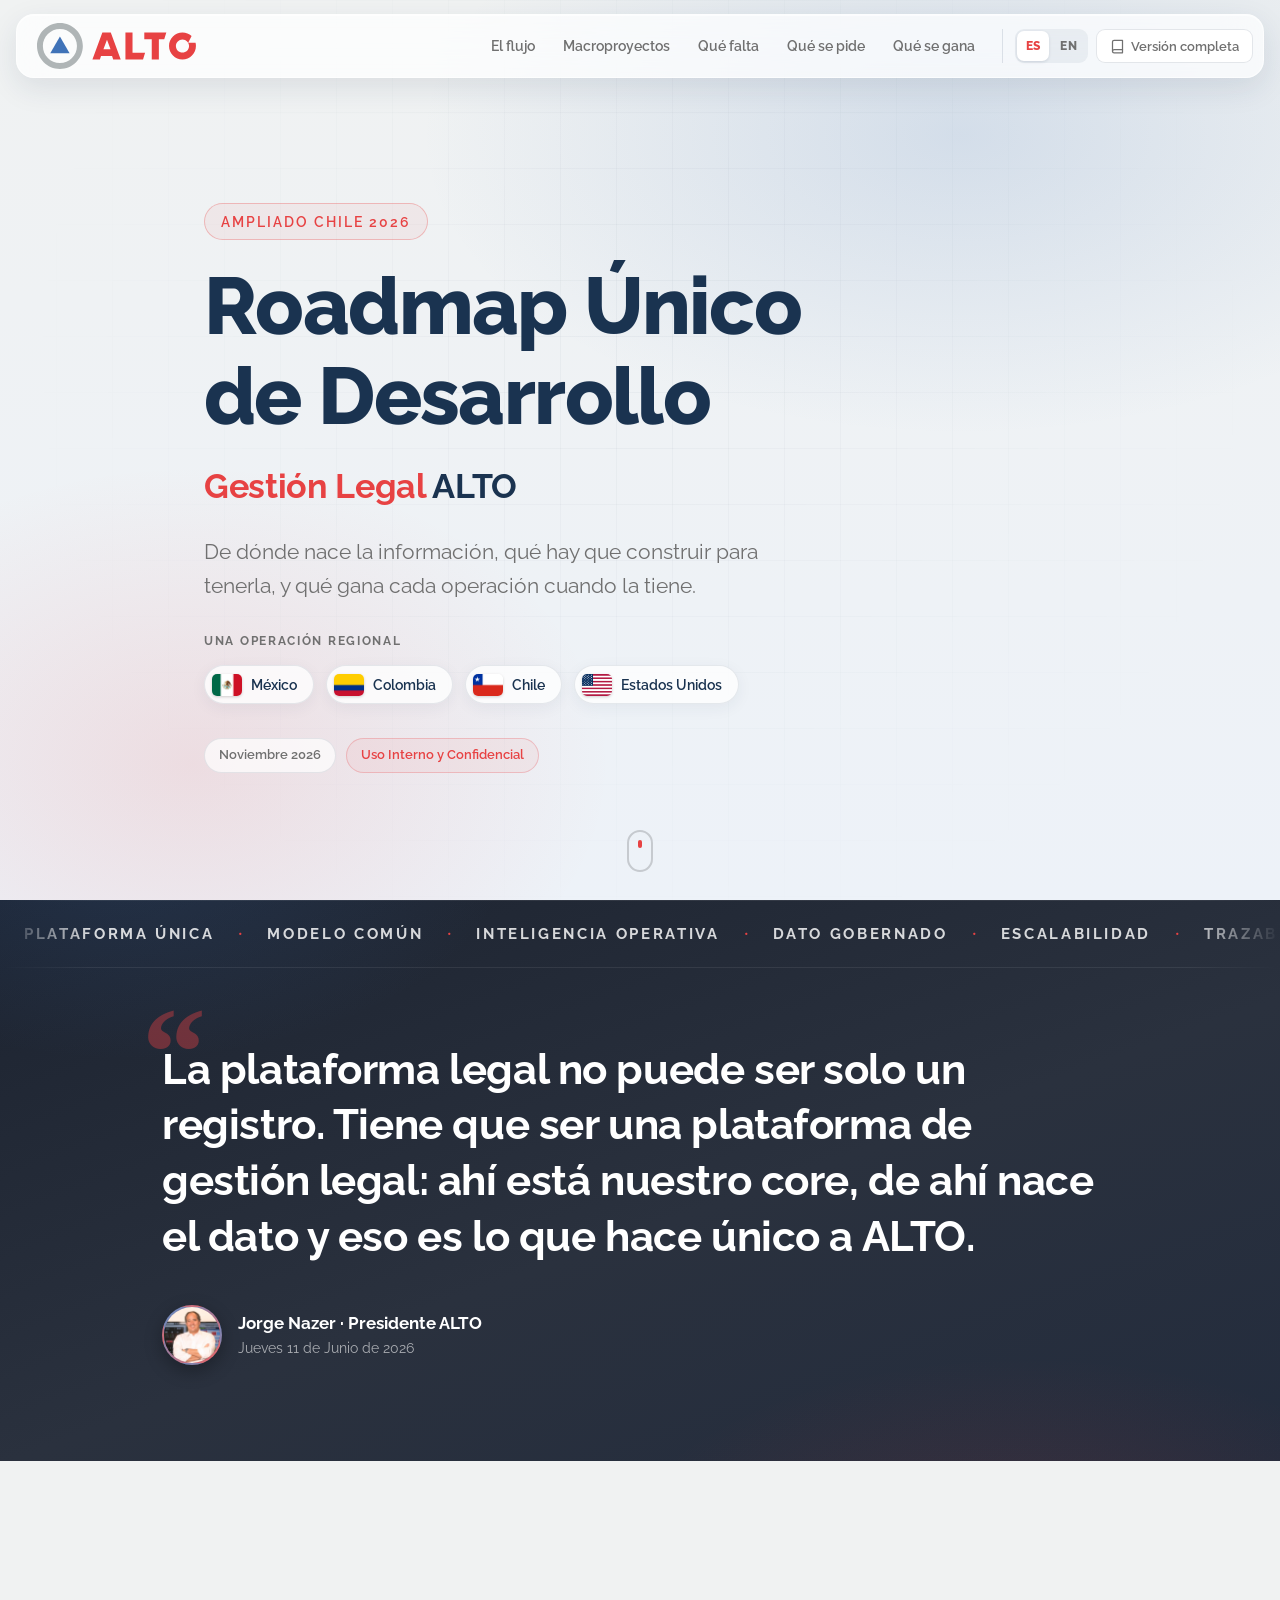
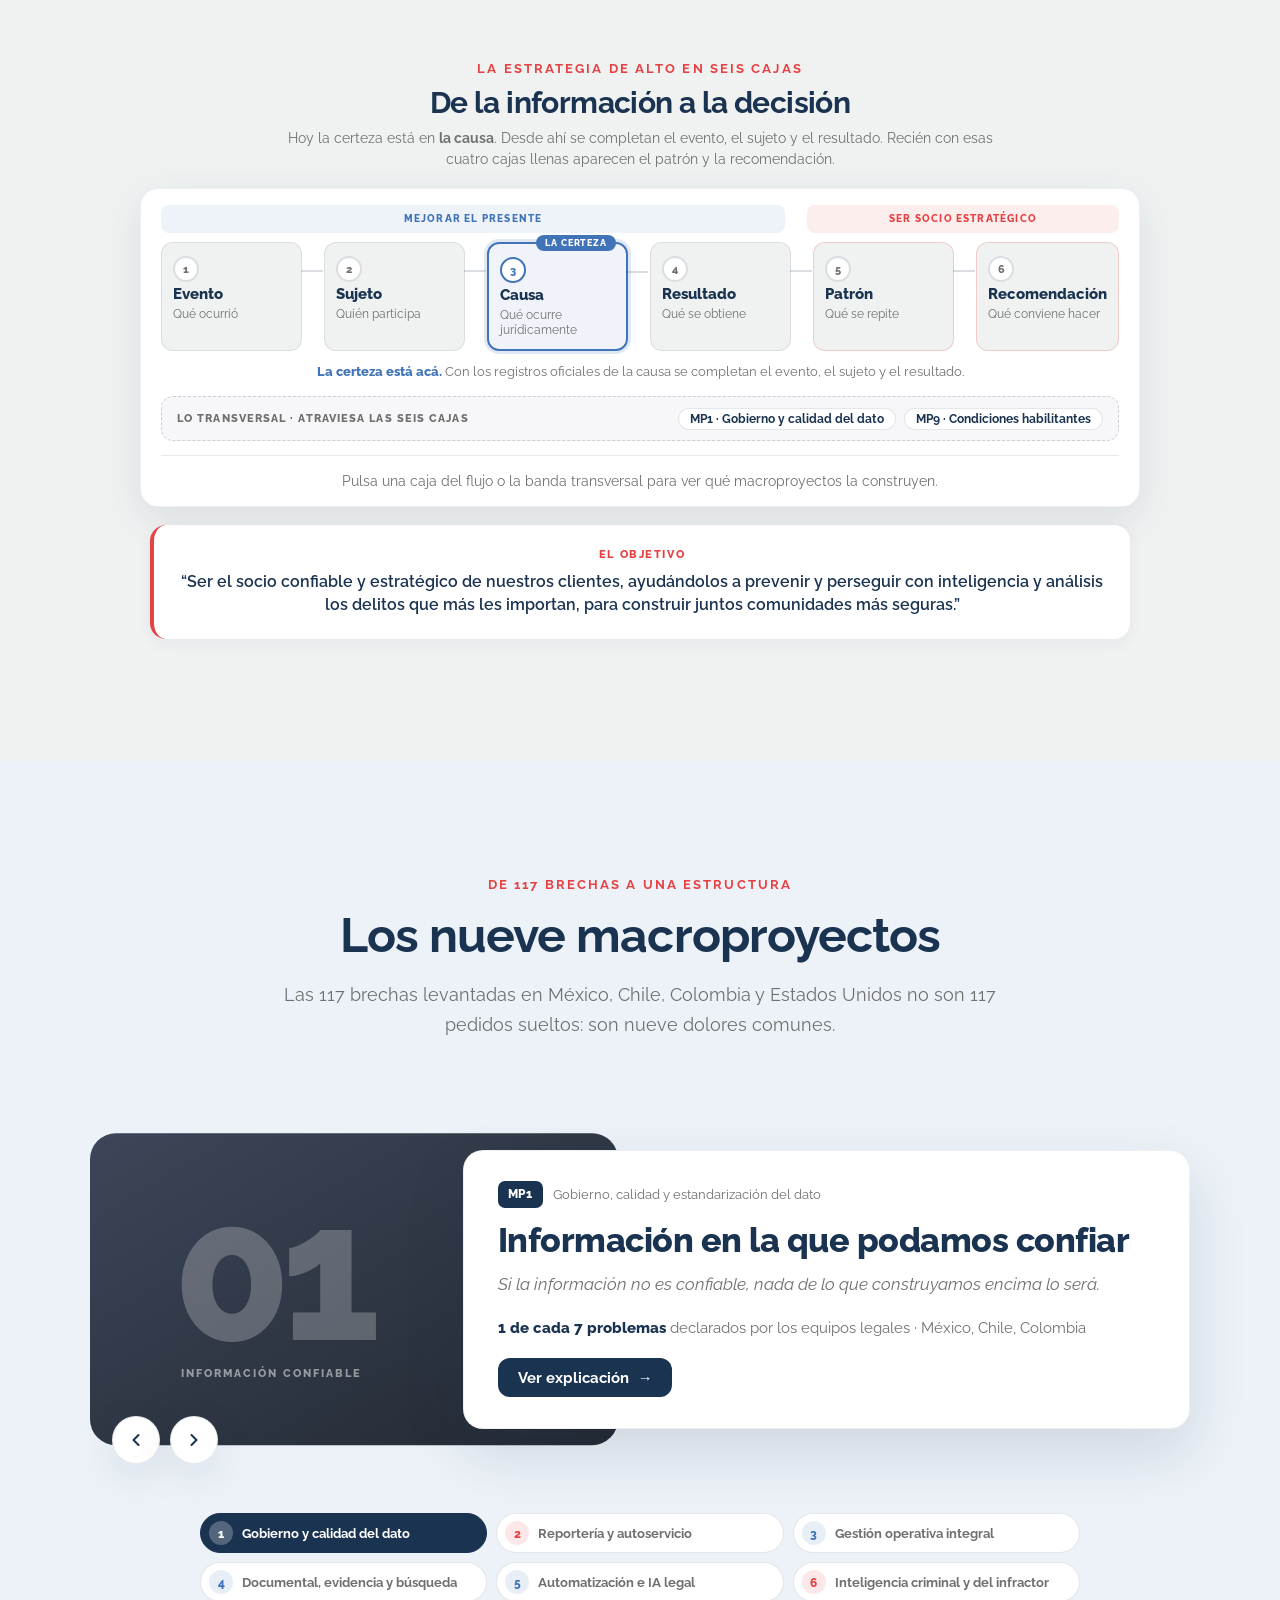
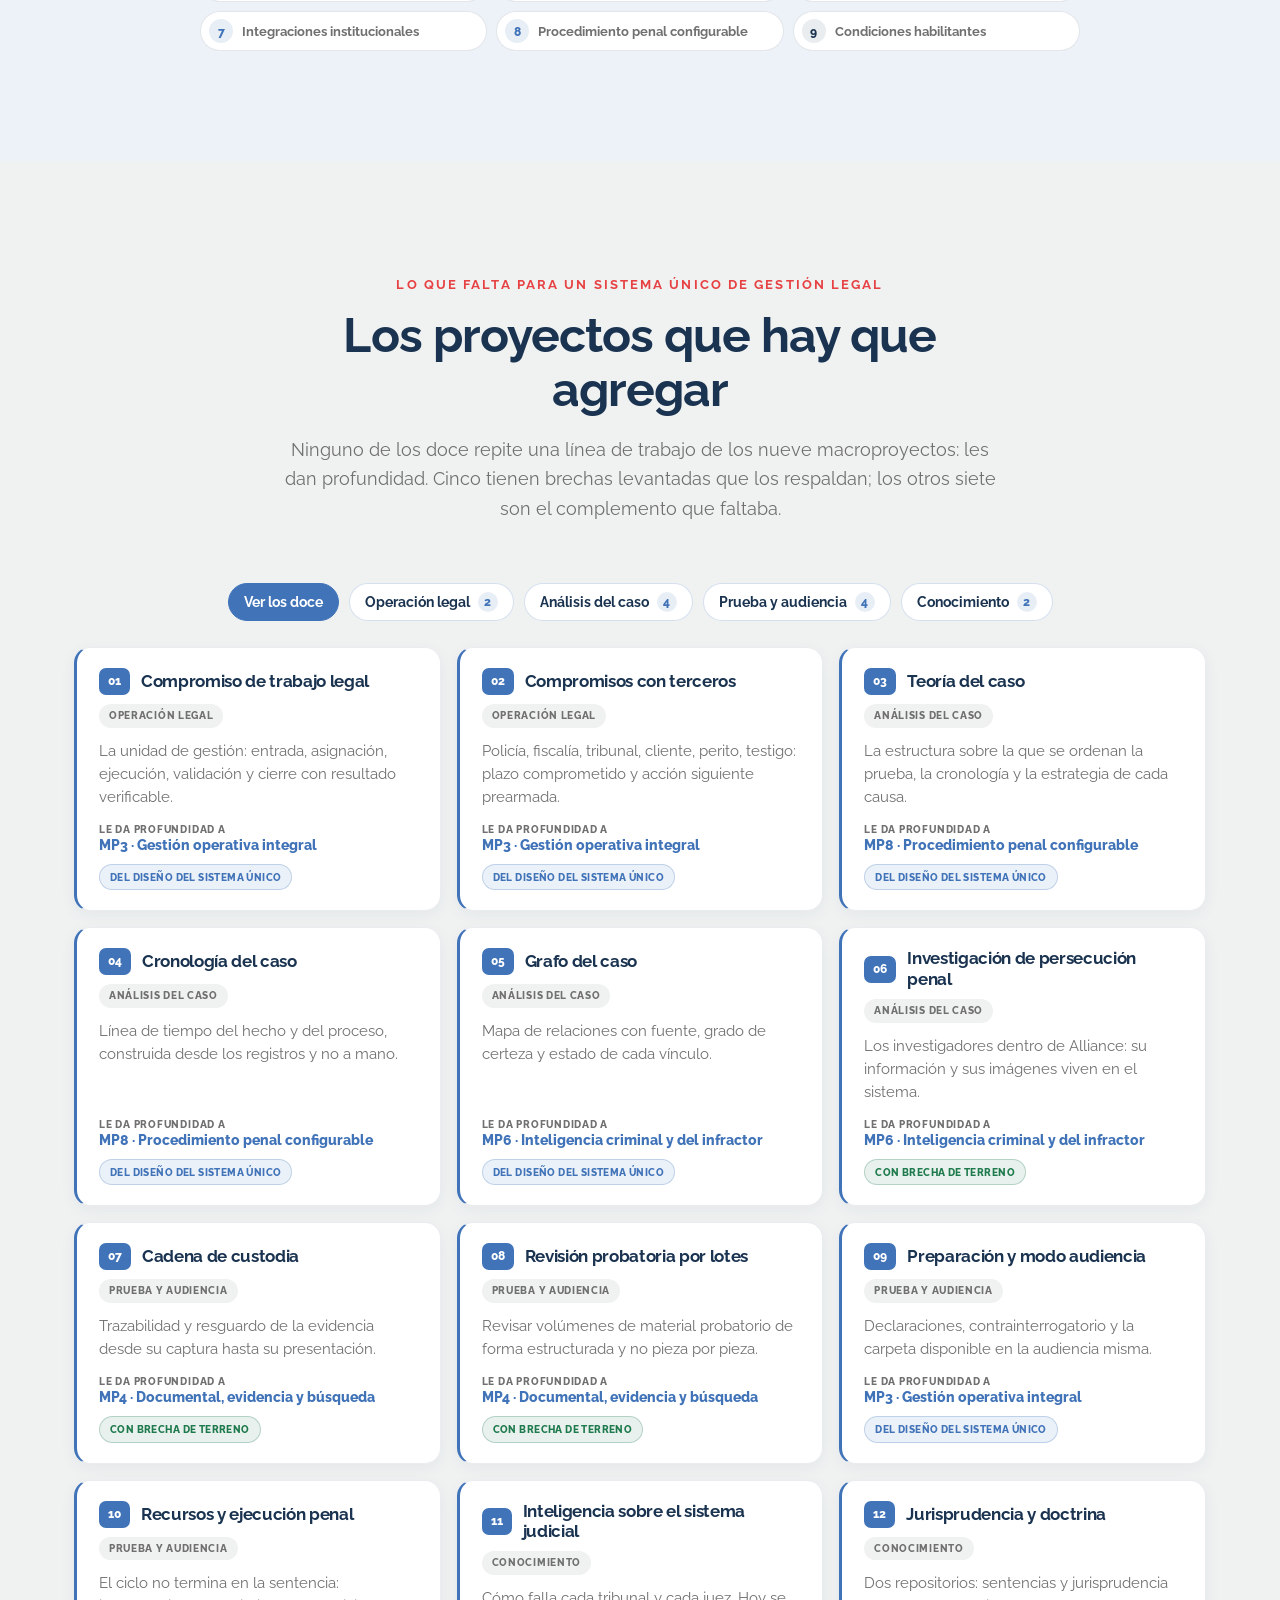
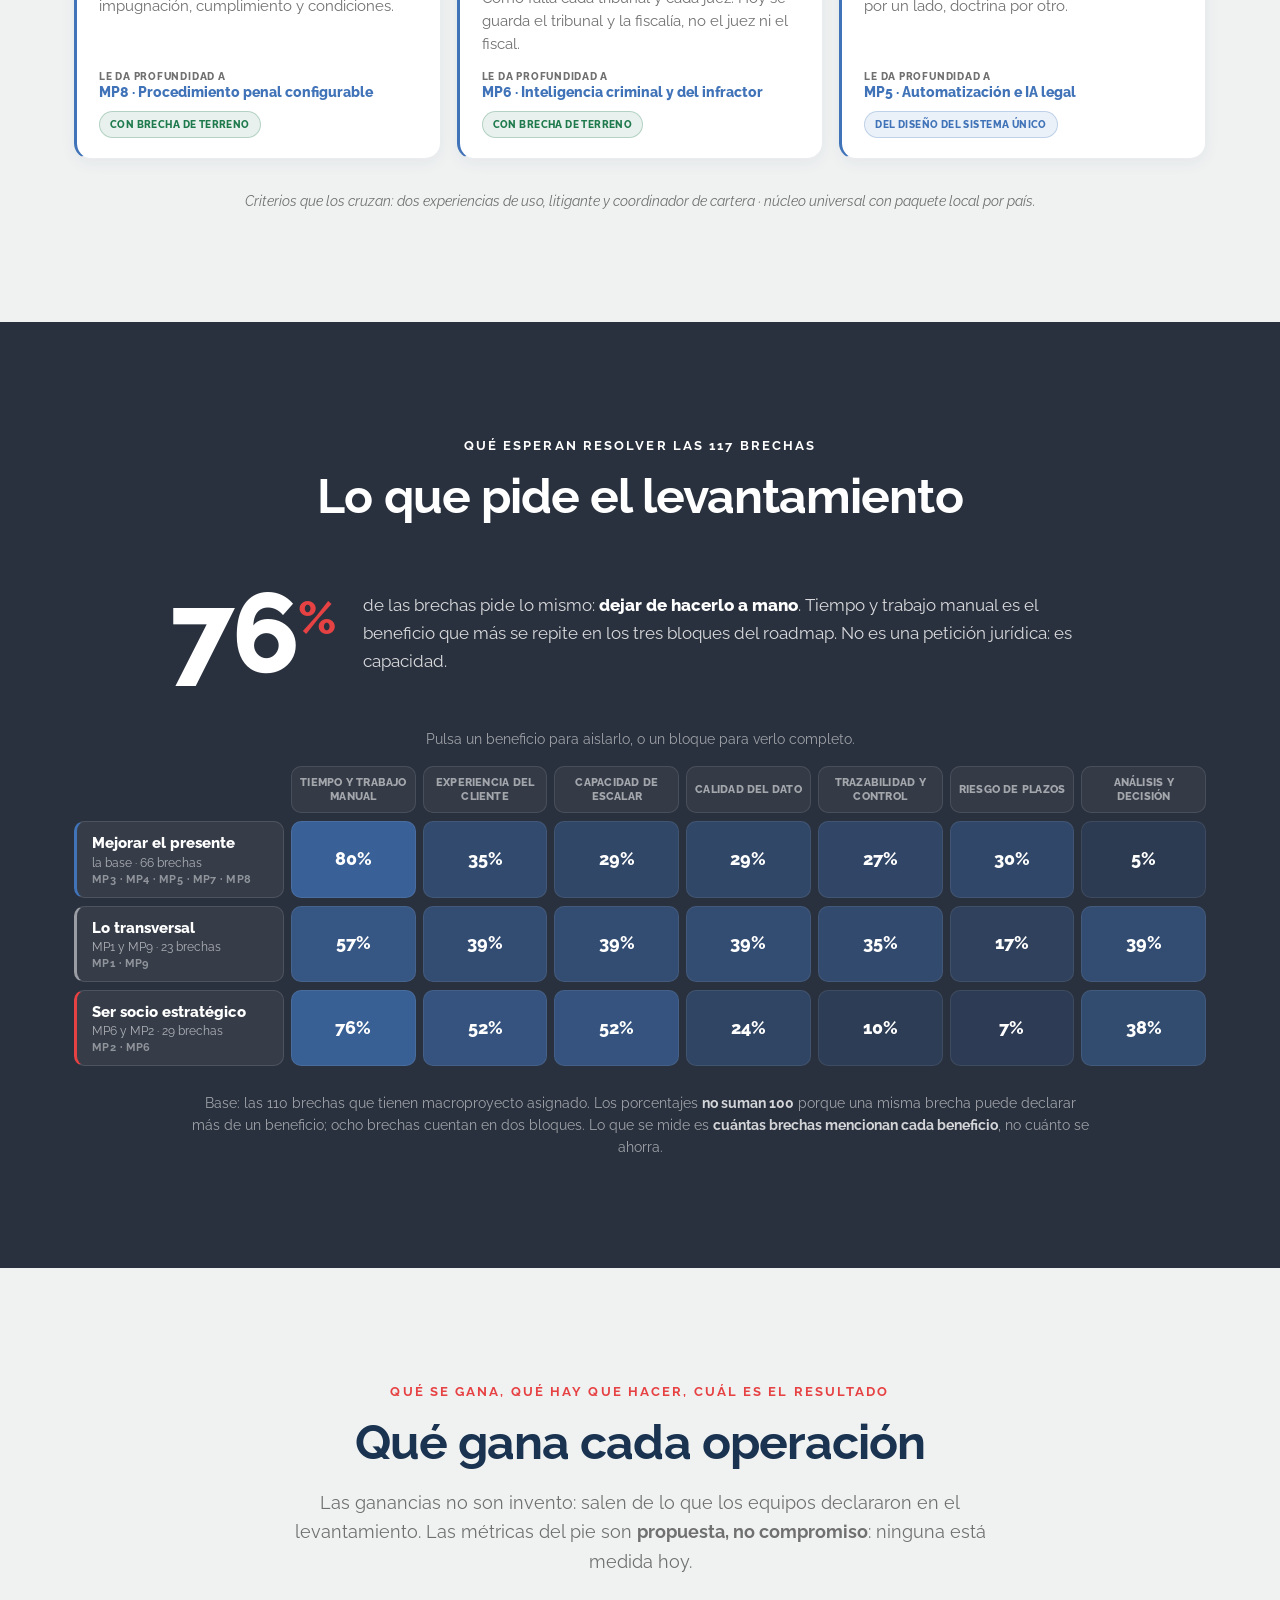
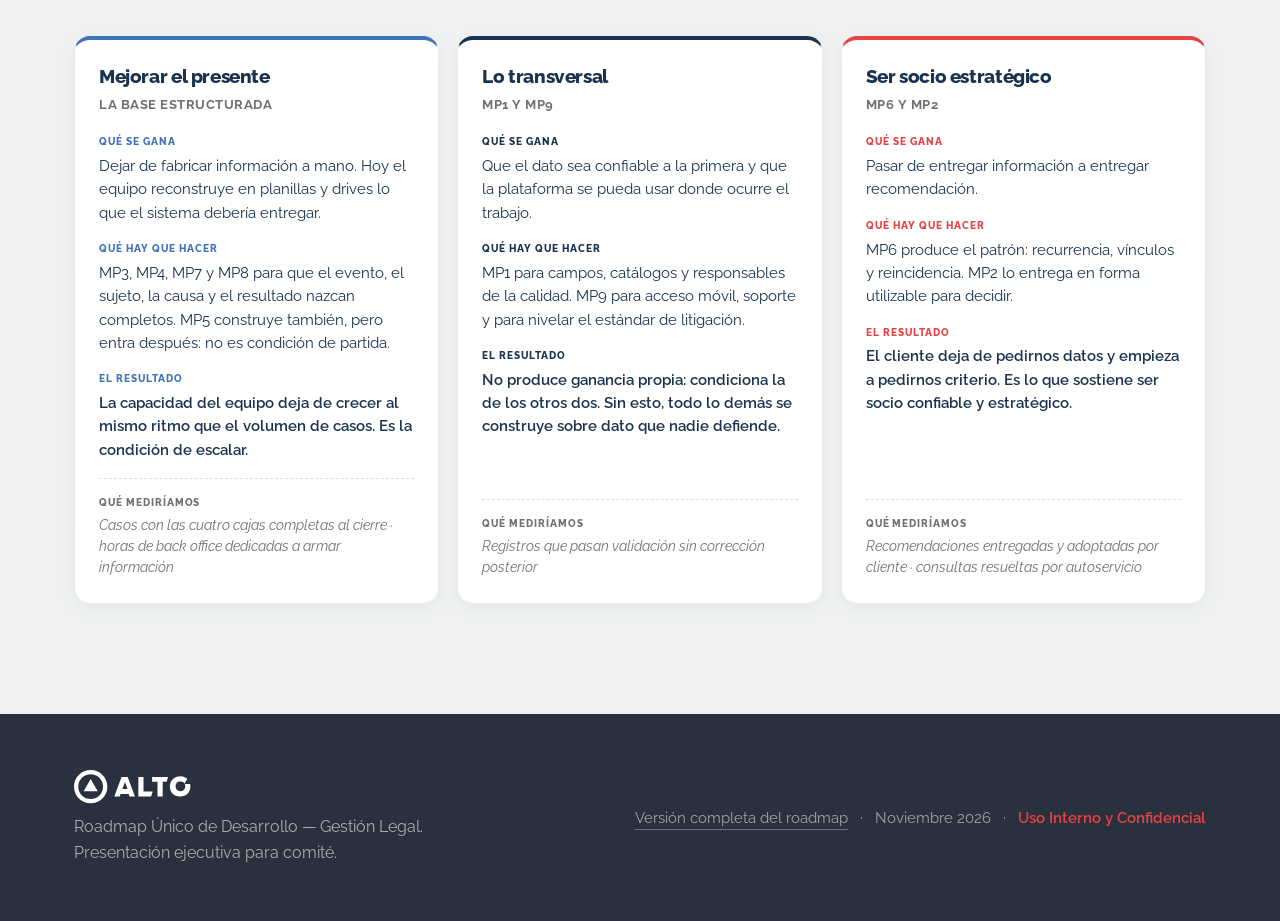
<file: presentacion.html>
<!DOCTYPE html>
<html lang="es">
<head>
  <meta charset="UTF-8" />
  <meta name="viewport" content="width=device-width, initial-scale=1.0" />
  <title>Presentación ejecutiva · Roadmap Gestión Legal ALTO</title>
  <meta name="description" content="Presentación ejecutiva del Roadmap Único de Desarrollo, Gestión Legal ALTO. El flujo de la información a la decisión, los nueve macroproyectos, los proyectos por agregar y lo que se gana." />

  <!-- Fonts: Raleway (ALTO brand font) -->
  <link rel="preconnect" href="https://fonts.googleapis.com" />
  <link rel="preconnect" href="https://fonts.gstatic.com" crossorigin />
  <link href="https://fonts.googleapis.com/css2?family=Raleway:ital,wght@0,300;0,400;0,500;0,600;0,700;0,800;1,400&display=swap" rel="stylesheet" />

  <!-- AOS scroll animations (same library ALTO uses) -->
  <link rel="stylesheet" href="https://cdn.jsdelivr.net/npm/aos@2.3.4/dist/aos.css" />

  <!-- styles.css aporta el sistema de diseño ALTO (tokens, header, hero,
       secciones, footer). v2.css agrega solo los componentes nuevos. -->
  <link rel="stylesheet" href="styles.css" />
  <link rel="stylesheet" href="v2.css" />
</head>
<body class="v2">

  <div class="scroll-progress" id="scrollProgress"></div>

  <!-- ===================== HEADER ===================== -->
  <header class="site-header" id="siteHeader">
    <div class="header-inner">
      <a href="#hero" class="brand" aria-label="ALTO">
        <img class="brand-logo" src="assets/alto-logo.svg" alt="ALTO" />
      </a>
      <nav class="main-nav" id="mainNav">
        <a href="#flujo" data-t="navFlujo">El flujo</a>
        <a href="#macroproyectos" data-t="navMacro">Macroproyectos</a>
        <a href="#agregar" data-t="navAgregar">Qué falta</a>
        <a href="#pide" data-t="navPide">Qué se pide</a>
        <a href="#gana" data-t="navGana">Qué se gana</a>
      </nav>
      <div class="nav-actions">
        <div class="lang-toggle" id="langToggle"><button type="button" data-l="es">ES</button><button type="button" data-l="en">EN</button></div>
        <a class="btn header-respaldo" href="index.html" title="Roadmap completo, con las 117 brechas">
          <svg width="16" height="16" viewBox="0 0 24 24" fill="none" stroke="currentColor" stroke-width="2" stroke-linecap="round" stroke-linejoin="round" aria-hidden="true"><path d="M4 19.5A2.5 2.5 0 0 1 6.5 17H20"/><path d="M6.5 2H20v20H6.5A2.5 2.5 0 0 1 4 19.5v-15A2.5 2.5 0 0 1 6.5 2z"/></svg>
          <span data-t="navRespaldo">Versión completa</span>
        </a>
      </div>
      <button class="nav-toggle" id="navToggle" aria-label="Abrir menú">
        <span></span><span></span><span></span>
      </button>
    </div>
  </header>

  <main>
    <!-- ===================== HERO ===================== -->
    <section class="hero" id="hero">
      <div class="hero-bg" aria-hidden="true"></div>
      <div class="container hero-inner">
        <p class="eyebrow" data-aos="fade-down" data-i18n="hero.eyebrow">Ampliado Chile 2026</p>
        <h1 class="hero-title" data-aos="fade-up" data-i18n="hero.title">Roadmap Único<br />de Desarrollo</h1>
        <p class="hero-legal" data-aos="fade-up" data-aos-delay="80" data-i18n="hero.legal"><span class="accent">Gestión Legal</span> ALTO</p>
        <p class="hero-sub" data-aos="fade-up" data-aos-delay="140" data-i18n="hero.sub">De dónde nace la información, qué hay que construir para tenerla, y qué gana cada operación cuando la tiene.</p>

        <div class="hero-flags" data-aos="fade-up" data-aos-delay="200">
          <span class="flags-label" data-i18n="hero.flagsLabel">Una operación regional</span>
          <div class="flags-row">
            <span class="flag-chip"><img src="assets/flags/mx.png" alt="Mexico flag" /><span data-i18n="flag.mx">México</span></span>
            <span class="flag-chip"><img src="assets/flags/co.png" alt="Colombia flag" /><span data-i18n="flag.co">Colombia</span></span>
            <span class="flag-chip"><img src="assets/flags/cl.png" alt="Chile flag" /><span data-i18n="flag.cl">Chile</span></span>
            <span class="flag-chip"><img src="assets/flags/us.png" alt="United States flag" /><span data-i18n="flag.us">Estados Unidos</span></span>
          </div>
        </div>

        <div class="hero-tags" data-aos="fade-up" data-aos-delay="320">
          <span class="hero-tag" data-i18n="hero.tagDate">Noviembre 2026</span>
          <span class="hero-tag confidential" data-i18n="hero.tagConf">Uso Interno y Confidencial</span>
        </div>
      </div>
      <a href="#vision" class="scroll-hint" aria-label="Bajar"><span></span></a>
    </section>

    <!-- ===================== VISIÓN ===================== -->
    <section class="ceo-section" id="vision">
      <div class="marquee" aria-hidden="true">
        <div class="marquee-track" data-i18n="marquee">
          <span>Plataforma única</span><i>•</i><span>Modelo común</span><i>•</i><span>Inteligencia operativa</span><i>•</i><span>Dato gobernado</span><i>•</i><span>Escalabilidad</span><i>•</i><span>Trazabilidad</span><i>•</i>
          <span>Plataforma única</span><i>•</i><span>Modelo común</span><i>•</i><span>Inteligencia operativa</span><i>•</i><span>Dato gobernado</span><i>•</i><span>Escalabilidad</span><i>•</i><span>Trazabilidad</span><i>•</i>
        </div>
      </div>
      <div class="container">
        <div class="ceo-quote">
          <span class="ceo-mark" aria-hidden="true">“</span>
          <blockquote class="ceo-text" id="ceoText">La plataforma legal no puede ser solo un registro. Tiene que ser una plataforma de gestión legal: ahí está nuestro core, de ahí nace el dato y eso es lo que hace único a ALTO.</blockquote>
          <div class="ceo-attr" data-aos="fade-up">
            <div class="ceo-avatar">
              <img class="ceo-photo" src="assets/jorge.png" alt="Jorge Nazer" onerror="this.style.display='none'" />
              <span class="avatar-initial">J</span>
            </div>
            <div class="ceo-meta">
              <span class="ceo-role" data-i18n="ceo.role">Jorge Nazer · Presidente ALTO</span>
              <span class="ceo-date" data-i18n="ceo.date">Jueves 11 de Junio de 2026</span>
            </div>
          </div>
        </div>
      </div>
    </section>

    <!-- ===================== 1 · EL FLUJO (lámina 4) ===================== -->
    <section class="section" id="flujo">
      <div class="container">
        <div class="section-head" data-aos="fade-up">
          <span class="kicker" data-i18n="flujo.kicker">La estrategia de ALTO en seis cajas</span>
          <h2 data-i18n="flujo.h2">De la información a la decisión</h2>
          <p class="lead" data-i18n="flujo.lead">Hoy la certeza está en <strong>la causa</strong>. Desde ahí se completan el evento, el sujeto y el resultado. Recién con esas cuatro cajas llenas aparecen el patrón y la recomendación.</p>
        </div>

        <div class="flow-nav" id="flowNav" data-aos="fade-up"></div>

        <div class="objetivo-band" data-aos="fade-up">
          <span class="objetivo-label" data-i18n="obj.label">El objetivo</span>
          <p class="objetivo-text" data-i18n="obj.text">“Ser el socio confiable y estratégico de nuestros clientes, ayudándolos a prevenir y perseguir con inteligencia y análisis los delitos que más les importan, para construir juntos comunidades más seguras.”</p>
          <p class="objetivo-note" data-i18n="obj.note">La cadena completa es la respuesta operativa a “con inteligencia y análisis”.</p>
        </div>
      </div>
    </section>

    <!-- ===================== 2 · LOS NUEVE (lámina 1) ===================== -->
    <section class="section section-alt" id="macroproyectos">
      <div class="container">
        <div class="section-head" data-aos="fade-up">
          <span class="kicker" data-i18n="macro.kicker">De 117 brechas a una estructura</span>
          <h2 data-i18n="macro.h2">Los nueve macroproyectos</h2>
          <p class="lead" data-i18n="macro.lead">Las 117 brechas levantadas en México, Chile, Colombia y Estados Unidos no son 117 pedidos sueltos: son nueve dolores comunes.</p>
        </div>
        <div class="mps" id="mpSlider" data-aos="fade-up"></div>
      </div>
    </section>

    <!-- ===================== 3 · QUÉ FALTA (lámina 9) ===================== -->
    <section class="section" id="agregar">
      <div class="container">
        <div class="section-head" data-aos="fade-up">
          <span class="kicker" data-i18n="agr.kicker">Lo que falta para un sistema único de gestión legal</span>
          <h2 data-i18n="agr.h2">Los proyectos que hay que agregar</h2>
          <p class="lead" data-i18n="agr.lead">Ninguno de los doce repite una línea de trabajo de los nueve macroproyectos: les dan profundidad. Cinco tienen brechas levantadas que los respaldan; los otros siete son el complemento que faltaba.</p>
        </div>
        <div class="agr-filtros" id="agrFiltros" data-aos="fade-up"></div>
        <div class="agr-grid" id="agrGrid" data-aos="fade-up"></div>
        <p class="agr-nota" data-aos="fade-up" data-i18n="agr.nota">Criterios que los cruzan: dos experiencias de uso, litigante y coordinador de cartera · núcleo universal con paquete local por país.</p>
      </div>
    </section>

    <!-- ===================== 4 · QUÉ SE PIDE (lámina 11) ===================== -->
    <section class="section section-dark" id="pide">
      <div class="container">
        <div class="section-head section-head-light" data-aos="fade-up">
          <span class="kicker" data-i18n="pide.kicker">Qué esperan resolver las 117 brechas</span>
          <h2 data-i18n="pide.h2">Lo que pide el levantamiento</h2>
        </div>

        <div class="titular" data-aos="zoom-in">
          <span class="titular-num">76<i>%</i></span>
          <p class="titular-text" data-i18n="pide.titular">de las brechas pide lo mismo: <strong>dejar de hacerlo a mano</strong>. Tiempo y trabajo manual es el beneficio que más se repite en los tres bloques del roadmap. No es una petición jurídica: es capacidad.</p>
        </div>

        <div class="matriz" id="matriz" data-aos="fade-up"></div>

        <p class="matriz-pie" data-aos="fade-up" data-i18n="pide.pie">Base: las 110 brechas que tienen macroproyecto asignado. Los porcentajes <strong>no suman 100</strong> porque una misma brecha puede declarar más de un beneficio; ocho brechas cuentan en dos bloques. Lo que se mide es <strong>cuántas brechas mencionan cada beneficio</strong>, no cuánto se ahorra.</p>
      </div>
    </section>

    <!-- ===================== 5 · QUÉ SE GANA (lámina 12) ===================== -->
    <section class="section" id="gana">
      <div class="container">
        <div class="section-head" data-aos="fade-up">
          <span class="kicker" data-i18n="gana.kicker">Qué se gana, qué hay que hacer, cuál es el resultado</span>
          <h2 data-i18n="gana.h2">Qué gana cada operación</h2>
          <p class="lead" data-i18n="gana.lead">Las ganancias no son invento: salen de lo que los equipos declararon en el levantamiento. Las métricas del pie son <strong>propuesta, no compromiso</strong>: ninguna está medida hoy.</p>
        </div>
        <div class="gana-grid" id="ganaGrid" data-aos="fade-up"></div>
      </div>
    </section>
  </main>

  <footer class="site-footer">
    <div class="container footer-inner">
      <div class="footer-brand">
        <img class="footer-logo" src="assets/alto-logo-white.svg" alt="ALTO" />
        <p data-i18n="footer.brand">Roadmap Único de Desarrollo — Gestión Legal. Presentación ejecutiva para comité.</p>
      </div>
      <div class="footer-meta">
        <a href="index.html" class="footer-link" data-i18n="footer.link">Versión completa del roadmap</a>
        <span>·</span>
        <span data-i18n="footer.date">Noviembre 2026</span>
        <span>·</span>
        <span class="confidential-text" data-i18n="footer.conf">Uso Interno y Confidencial</span>
      </div>
    </div>
  </footer>

  <button class="scroll-top" id="scrollTop" aria-label="Volver arriba">↑</button>

  <script src="https://cdn.jsdelivr.net/npm/aos@2.3.4/dist/aos.js"></script>
  <script src="datos_v2.js"></script>
  <script src="v2.js"></script>
</body>
</html>
</file>
<file: styles.css>
/* ============================================================
   ALTO Roadmap — Design System
   Tokens extracted directly from alto.us (theme.css)
   ============================================================ */
:root {
  /* Brand colors (from ALTO theme.css) */
  --primary: #4073B8;        /* ALTO blue   */
  --secondary: #E74243;      /* ALTO red    */
  --accent: #C6CACF;         /* light gray  */
  --bg: #F0F2F2;             /* page bg     */
  --bg-secondary: #edf2f8;   /* soft blue   */
  --bg-dark: #2A313E;        /* footer/dark */
  --text: #1A3350;           /* navy text   */
  --text-secondary: #707070; /* gray text   */
  --white: #ffffff;

  --font: 'Raleway', -apple-system, BlinkMacSystemFont, 'Segoe UI', sans-serif;

  --radius: 20px;            /* ALTO pill radius */
  --radius-card: 16px;
  --shadow-sm: 0 4px 16px rgba(26, 51, 80, 0.06);
  --shadow-md: 0 12px 40px rgba(26, 51, 80, 0.10);
  --shadow-lg: 0 24px 60px rgba(26, 51, 80, 0.14);

  --maxw: 1180px;
  --header-h: 76px;
}

/* ============================================================
   Base
   ============================================================ */
* { margin: 0; padding: 0; box-sizing: border-box; }
html { scroll-behavior: smooth; scroll-padding-top: var(--header-h); }
body {
  font-family: var(--font);
  color: var(--text);
  background: var(--bg);
  line-height: 1.6;
  -webkit-font-smoothing: antialiased;
  overflow-x: hidden;
}
img { max-width: 100%; display: block; }
a { color: inherit; text-decoration: none; }

.container { width: 100%; max-width: var(--maxw); margin: 0 auto; padding: 0 24px; }

h1, h2, h3 { line-height: 1.12; letter-spacing: -0.02em; font-weight: 700; }
h2 { font-size: clamp(2rem, 4vw, 3rem); }
h3 { font-size: 1.4rem; font-weight: 600; }

/* ============================================================
   Scroll progress bar
   ============================================================ */
.scroll-progress {
  position: fixed; top: 0; left: 0; height: 4px; width: 0%;
  background: linear-gradient(90deg, var(--secondary), var(--primary));
  z-index: 1000; transition: width 0.1s linear;
}

/* ============================================================
   Header
   ============================================================ */
/* Floating pill navbar */
.site-header {
  position: fixed; top: 0; left: 0; right: 0; z-index: 900;
  padding: 14px 16px; background: transparent;
  transition: padding 0.3s ease;
}
.header-inner {
  display: flex; align-items: center; gap: 14px;
  /* La barra flotante puede ser algo más ancha que el contenido: con el acceso
     a la presentación ejecutiva, a 1180px el logo se aplastaba hasta desaparecer. */
  max-width: 1440px; margin: 0 auto;
  background: rgba(255, 255, 255, 0.72);
  -webkit-backdrop-filter: blur(18px) saturate(150%); backdrop-filter: blur(18px) saturate(150%);
  border: 1px solid rgba(255, 255, 255, 0.65);
  border-radius: 18px; padding: 8px 10px 8px 20px;
  box-shadow: 0 10px 30px rgba(26, 51, 80, 0.10), 0 1px 0 rgba(255, 255, 255, 0.6) inset;
  transition: background 0.3s ease, box-shadow 0.3s ease, border-color 0.3s ease;
}
.site-header.scrolled { padding: 10px 16px; }
.site-header.scrolled .header-inner {
  background: rgba(255, 255, 255, 0.9);
  border-color: rgba(26, 51, 80, 0.06);
  box-shadow: 0 12px 34px rgba(26, 51, 80, 0.15);
}
.brand { flex-shrink: 0; margin-right: 4px; }

.brand-mark {
  font-weight: 800; font-size: 1.6rem; letter-spacing: 0.04em; color: var(--text);
}
.brand-mark::after { content: '.'; color: var(--secondary); }

/* Nav links: pill highlight on hover/active */
.main-nav { display: flex; align-items: center; gap: 2px; margin-left: auto; }
.main-nav a {
  font-weight: 600; font-size: 0.875rem; color: var(--text-secondary);
  padding: 8px 13px; border-radius: 10px; white-space: nowrap;
  transition: color 0.2s ease, background 0.2s ease;
}
.main-nav a:hover { color: var(--text); background: rgba(26, 51, 80, 0.06); }
.main-nav a.active { color: var(--secondary); background: rgba(231, 66, 67, 0.10); }

/* Tools grouped behind a divider */
.nav-actions { display: flex; align-items: center; gap: 6px; padding-left: 12px; border-left: 1px solid rgba(26, 51, 80, 0.12); }
/* Toggle de idioma ES/EN */
.lang-toggle { display: inline-flex; align-items: center; background: rgba(26, 51, 80, 0.06); border-radius: 9px; padding: 2px; gap: 2px; margin-right: 2px; }
.lang-toggle button { font-family: var(--font); font-size: 0.72rem; font-weight: 800; letter-spacing: 0.03em; color: var(--text-secondary); background: none; border: 0; padding: 5px 9px; border-radius: 7px; cursor: pointer; transition: background 0.2s ease, color 0.2s ease; }
.lang-toggle button:hover { color: var(--text); }
.lang-toggle button.active { background: var(--white); color: var(--secondary); box-shadow: 0 1px 3px rgba(26, 51, 80, 0.14); }
@media (max-width: 560px) { .lang-toggle button { padding: 5px 7px; } }
.header-glosario, .header-tax {
  padding: 6px 11px; font-size: 0.82rem; font-weight: 600; gap: 6px;
  border-radius: 9px; border: 1px solid rgba(26, 51, 80, 0.12);
  background: var(--white); color: var(--text);
}
.header-glosario svg, .header-tax svg { width: 15px; height: 15px; flex-shrink: 0; color: var(--primary); transition: color 0.2s ease; }
.header-glosario:hover, .header-tax:hover { border-color: var(--primary); color: var(--primary); background: rgba(64, 115, 184, 0.08); transform: none; box-shadow: none; }
/* Hamburger toggle — base oculto en desktop (debe ir ANTES de los media queries) */
.nav-toggle { display: none; flex-direction: column; gap: 5px; background: none; border: 0; cursor: pointer; padding: 6px; }
.nav-toggle span { width: 26px; height: 2px; background: var(--text); border-radius: 2px; transition: 0.3s; }
.nav-toggle.open span:nth-child(1) { transform: translateY(7px) rotate(45deg); }
.nav-toggle.open span:nth-child(2) { opacity: 0; }
.nav-toggle.open span:nth-child(3) { transform: translateY(-7px) rotate(-45deg); }

/* Acceso a la presentación ejecutiva (v2). Destacado, porque es la vista
   con la que se presenta al comité; esta página queda como respaldo. */
.header-v2 {
  padding: 6px 13px; font-size: 0.82rem; font-weight: 700; gap: 6px;
  border-radius: 9px; border: 1px solid var(--secondary);
  background: var(--secondary); color: var(--white); text-decoration: none;
  white-space: nowrap;
}
.header-v2 svg { width: 15px; height: 15px; flex-shrink: 0; }
.header-v2:hover { background: #d43536; border-color: #d43536; color: var(--white); transform: none; box-shadow: 0 6px 18px rgba(231, 66, 67, 0.3); }
/* La barra no da para tres botones con texto. Glosario y Taxonomía quedan como
   icono con tooltip —el mismo trato que ya recibían en pantallas chicas— para
   que el acceso a la presentación ejecutiva conserve su etiqueta. */
.header-glosario span, .header-tax span { display: none; }
.header-glosario, .header-tax { padding: 8px; }

/* Navbar responsive: tools → icon-only, then collapse to hamburger */
@media (max-width: 1200px) {
  .header-glosario span, .header-tax span { display: none; }
  .header-glosario, .header-tax { padding: 8px; }
}
@media (max-width: 1100px) {
  .nav-toggle { display: flex; }
  .nav-actions { margin-left: auto; border-left: 0; padding-left: 0; }
  .main-nav {
    position: fixed; top: 78px; left: 16px; right: 16px; flex-direction: column; align-items: stretch;
    background: var(--white); padding: 12px; gap: 3px; border-radius: 16px;
    border: 1px solid rgba(26, 51, 80, 0.08); box-shadow: var(--shadow-md);
    transform: translateY(-130%); opacity: 0; pointer-events: none;
    transition: transform 0.35s ease, opacity 0.25s ease; margin-left: 0;
  }
  .main-nav.open { transform: translateY(0); opacity: 1; pointer-events: auto; }
  .main-nav a { padding: 11px 14px; font-size: 0.95rem; }
}

/* ============================================================
   Buttons (ALTO pill style)
   ============================================================ */
.btn {
  display: inline-flex; align-items: center; justify-content: center;
  font-family: var(--font); font-weight: 600; font-size: 1rem;
  padding: 14px 32px; border-radius: var(--radius); border: 2px solid transparent;
  cursor: pointer; transition: transform 0.2s ease, box-shadow 0.2s ease, background 0.2s ease, color 0.2s ease;
}
/* Barra del header: todo a la misma altura. Va después de .btn porque esa regla
   general les ponía padding de botón grande y los estiraba. */
.nav-actions .btn { height: 34px; padding: 0 13px; border-width: 1px; border-radius: 9px; font-size: 0.82rem; }
.nav-actions .header-glosario, .nav-actions .header-tax { width: 34px; padding: 0; }
.nav-actions .lang-toggle { height: 34px; }
.nav-actions .lang-toggle button { height: 100%; }
.btn-primary { background: var(--secondary); color: var(--white); box-shadow: 0 8px 24px rgba(231, 66, 67, 0.28); }
.btn-primary:hover { transform: translateY(-2px); box-shadow: 0 12px 30px rgba(231, 66, 67, 0.4); }
.btn-ghost { background: transparent; color: var(--text); border-color: var(--accent); }
.btn-ghost:hover { border-color: var(--primary); color: var(--primary); transform: translateY(-2px); }

/* ============================================================
   Hero
   ============================================================ */
.hero {
  position: relative; min-height: 100vh; display: flex; align-items: center;
  padding-top: var(--header-h); overflow: hidden;
}
.hero-bg {
  position: absolute; inset: 0; z-index: 0;
  background:
    radial-gradient(900px 500px at 75% 15%, rgba(64, 115, 184, 0.16), transparent 60%),
    radial-gradient(700px 500px at 15% 85%, rgba(231, 66, 67, 0.12), transparent 60%),
    linear-gradient(180deg, var(--bg) 0%, var(--bg-secondary) 100%);
}
.hero-bg::before {
  content: ''; position: absolute; inset: 0;
  background-image: linear-gradient(rgba(26,51,80,0.04) 1px, transparent 1px),
                    linear-gradient(90deg, rgba(26,51,80,0.04) 1px, transparent 1px);
  background-size: 56px 56px; mask-image: radial-gradient(circle at 50% 40%, black, transparent 75%);
}
.hero-inner { position: relative; z-index: 1; padding: 60px 24px; max-width: 920px; }

.eyebrow {
  display: inline-block; font-weight: 600; font-size: 0.9rem; letter-spacing: 0.14em;
  text-transform: uppercase; color: var(--secondary); margin-bottom: 22px;
  padding: 6px 16px; border: 1px solid rgba(231,66,67,0.3); border-radius: 30px;
  background: rgba(231,66,67,0.06);
}
.hero-title { font-size: clamp(2.6rem, 6.5vw, 5rem); font-weight: 800; margin-bottom: 24px; }
.hero-title .accent { color: var(--secondary); }
.hero-legal {
  font-size: clamp(1.4rem, 3vw, 2.1rem); font-weight: 700; color: var(--text);
  margin-top: -6px; margin-bottom: 22px; letter-spacing: -0.01em;
}
.hero-legal .accent { color: var(--secondary); }
.hero-sub { font-size: clamp(1.05rem, 2vw, 1.3rem); color: var(--text-secondary); max-width: 600px; margin-bottom: 30px; }

/* Regional presence — country flags */
.hero-flags { margin: 0 0 34px; }
.flags-label {
  display: block; font-size: 0.76rem; font-weight: 700; letter-spacing: 0.14em;
  text-transform: uppercase; color: var(--text-secondary); margin-bottom: 14px;
}
.flags-row { display: flex; flex-wrap: wrap; gap: 12px; }
.flag-chip {
  display: inline-flex; align-items: center; gap: 9px;
  background: rgba(255,255,255,0.78); border: 1px solid rgba(26,51,80,0.1);
  padding: 7px 16px 7px 7px; border-radius: 30px; box-shadow: var(--shadow-sm);
  transition: transform 0.2s ease, box-shadow 0.2s ease;
}
.flag-chip:hover { transform: translateY(-2px); box-shadow: var(--shadow-md); }
.flag-chip img { width: 30px; height: 22px; object-fit: cover; border-radius: 5px; box-shadow: 0 1px 3px rgba(0,0,0,0.18); }
.flag-chip span { font-weight: 600; font-size: 0.9rem; color: var(--text); }

.hero-actions { display: flex; gap: 16px; flex-wrap: wrap; }
.hero-actions.center { justify-content: center; }

.presenter { display: flex; align-items: center; gap: 14px; margin-top: 48px; }
.presenter-avatar {
  position: relative; width: 56px; height: 56px; border-radius: 50%; overflow: hidden;
  display: grid; place-items: center;
  background: linear-gradient(135deg, var(--primary), var(--secondary));
  color: var(--white); font-weight: 700; font-size: 1.4rem;
  box-shadow: var(--shadow-sm);
}
.presenter-photo { position: absolute; inset: 0; width: 100%; height: 100%; object-fit: cover; object-position: 50% 12%; }
.presenter-meta { display: flex; flex-direction: column; }
.presenter-name { font-weight: 600; color: var(--text); }
.presenter-role { font-size: 0.9rem; color: var(--text-secondary); }

.scroll-hint {
  position: absolute; bottom: 28px; left: 50%; transform: translateX(-50%); z-index: 1;
  width: 26px; height: 42px; border: 2px solid var(--accent); border-radius: 14px;
}
.scroll-hint span {
  position: absolute; top: 8px; left: 50%; transform: translateX(-50%);
  width: 4px; height: 8px; border-radius: 4px; background: var(--secondary);
  animation: scrollDot 1.6s infinite;
}
@keyframes scrollDot { 0% { opacity: 0; top: 8px; } 40% { opacity: 1; } 80% { opacity: 0; top: 24px; } 100% { opacity: 0; } }

/* ============================================================
   Sections
   ============================================================ */
.section { padding: 110px 0; }
.section-alt { background: var(--bg-secondary); }
.section-dark { background: var(--bg-dark); color: var(--white); }

.section-head { max-width: 720px; margin: 0 auto 60px; text-align: center; }
.kicker {
  display: inline-block; font-weight: 700; font-size: 0.82rem; letter-spacing: 0.16em;
  text-transform: uppercase; color: var(--secondary); margin-bottom: 14px;
}
.section-head h2 { margin-bottom: 18px; }
.lead { font-size: 1.15rem; color: var(--text-secondary); }
.section-head-light .lead { color: rgba(255,255,255,0.75); }
.section-head-light h2 { color: var(--white); }
.section-head-light .kicker { color: var(--white); }

/* ============================================================
   Grids & cards
   ============================================================ */
.grid { display: grid; gap: 26px; }
.grid-2 { grid-template-columns: repeat(2, 1fr); }
.grid-3 { grid-template-columns: repeat(3, 1fr); }
.grid-4 { grid-template-columns: repeat(4, 1fr); }

.card {
  background: var(--white); border-radius: var(--radius-card); padding: 36px 30px;
  box-shadow: var(--shadow-sm); border: 1px solid rgba(26,51,80,0.05);
  transition: transform 0.3s ease, box-shadow 0.3s ease;
}
.card:hover { transform: translateY(-6px); box-shadow: var(--shadow-md); }
.card::before { content: ''; display: block; width: 40px; height: 4px; border-radius: 4px; background: var(--primary); margin-bottom: 20px; }
.card-icon {
  width: 54px; height: 54px; border-radius: 14px; display: grid; place-items: center;
  background: linear-gradient(135deg, rgba(64,115,184,0.12), rgba(231,66,67,0.12));
  color: var(--secondary); font-size: 1.5rem; margin-bottom: 20px;
}
.card h3 { margin-bottom: 10px; }
.card p { color: var(--text-secondary); }
.card em { color: var(--accent); font-style: italic; font-size: 0.92em; }

/* Pillars */
.pillar {
  background: var(--white); border-radius: var(--radius-card); padding: 34px;
  box-shadow: var(--shadow-sm); position: relative; overflow: hidden;
  border-left: 4px solid var(--secondary);
  transition: transform 0.3s ease, box-shadow 0.3s ease;
}
.pillar:hover { transform: translateY(-6px); box-shadow: var(--shadow-md); }
.pillar-num {
  font-size: 3rem; font-weight: 800; color: rgba(64,115,184,0.14);
  position: absolute; top: 14px; right: 22px; line-height: 1;
}
.pillar h3 { margin-bottom: 10px; }
.pillar p { color: var(--text-secondary); }
.pillar em { color: var(--accent); font-style: italic; font-size: 0.92em; }

/* ============================================================
   Timeline
   ============================================================ */
.timeline { position: relative; max-width: 880px; margin: 0 auto; padding-left: 8px; }
.timeline::before {
  content: ''; position: absolute; left: 31px; top: 8px; bottom: 8px; width: 2px;
  background: linear-gradient(180deg, var(--secondary), var(--primary), transparent);
}
.tl-item { position: relative; display: flex; gap: 30px; padding-bottom: 44px; }
.tl-item:last-child { padding-bottom: 0; }
.tl-marker {
  flex: 0 0 64px; height: 64px; border-radius: 50%; display: grid; place-items: center;
  background: var(--white); border: 3px solid var(--secondary); z-index: 1;
  box-shadow: var(--shadow-sm);
}
.tl-marker span { font-weight: 800; color: var(--secondary); font-size: 1.05rem; }
.tl-content {
  background: var(--white); border-radius: var(--radius-card); padding: 26px 30px;
  box-shadow: var(--shadow-sm); flex: 1; border: 1px solid rgba(26,51,80,0.05);
  transition: transform 0.3s ease, box-shadow 0.3s ease;
}
.tl-content:hover { transform: translateX(6px); box-shadow: var(--shadow-md); }
.tl-tag {
  display: inline-block; font-size: 0.8rem; font-weight: 600; color: var(--primary);
  background: rgba(64,115,184,0.1); padding: 4px 14px; border-radius: 20px; margin-bottom: 12px;
}
.tl-content h3 { margin-bottom: 10px; }
.tl-content > p { color: var(--text-secondary); margin-bottom: 14px; }
.tl-content em { color: var(--accent); font-style: italic; font-size: 0.9em; }
.tl-list { list-style: none; display: flex; flex-direction: column; gap: 8px; }
.tl-list li { position: relative; padding-left: 24px; color: var(--text); font-size: 0.98rem; }
.tl-list li::before {
  content: '✓'; position: absolute; left: 0; color: var(--secondary); font-weight: 700;
}

/* ============================================================
   Stats
   ============================================================ */
.stats { text-align: center; }
.stat { display: flex; flex-direction: column; align-items: center; }
.stat-num {
  font-size: clamp(2.8rem, 6vw, 4rem); font-weight: 800; line-height: 1;
  background: linear-gradient(135deg, var(--white), var(--accent));
  -webkit-background-clip: text; background-clip: text; -webkit-text-fill-color: transparent;
  display: inline;
}
.stat-value { display: inline-flex; align-items: baseline; justify-content: center; gap: 3px; }
.stat-suffix { font-size: clamp(1.6rem, 3.2vw, 2.4rem); font-weight: 800; color: var(--white); line-height: 1; }
.stat-label { margin-top: 12px; color: rgba(255,255,255,0.7); font-weight: 500; }

/* ============================================================
   CTA
   ============================================================ */
.cta-section { background: var(--bg-secondary); }
.cta-card {
  background: var(--white); border-radius: 28px; padding: 70px 40px; text-align: center;
  box-shadow: var(--shadow-lg); max-width: 860px; margin: 0 auto;
  position: relative; overflow: hidden;
}
.cta-card::before {
  content: ''; position: absolute; inset: 0;
  background: radial-gradient(500px 300px at 50% -10%, rgba(231,66,67,0.1), transparent 70%);
}
.cta-card > * { position: relative; }
.cta-card h2 { margin-bottom: 16px; }
.cta-card .lead { margin-bottom: 32px; max-width: 560px; margin-left: auto; margin-right: auto; }

/* ============================================================
   Footer
   ============================================================ */
.site-footer { background: var(--bg-dark); color: var(--white); padding: 56px 0; }
.footer-inner { display: flex; justify-content: space-between; align-items: center; gap: 30px; flex-wrap: wrap; }
.footer-brand .brand-mark { color: var(--white); }
.footer-brand p { color: rgba(255,255,255,0.6); margin-top: 8px; max-width: 360px; }
.footer-meta { display: flex; gap: 12px; color: rgba(255,255,255,0.55); font-size: 0.92rem; }

/* ============================================================
   Scroll to top
   ============================================================ */
.scroll-top {
  position: fixed; bottom: 28px; right: 28px; width: 50px; height: 50px; border-radius: 50%;
  background: var(--secondary); color: var(--white); border: 0; cursor: pointer; font-size: 1.3rem;
  box-shadow: 0 8px 24px rgba(231,66,67,0.4); opacity: 0; pointer-events: none;
  transform: translateY(20px); transition: opacity 0.3s, transform 0.3s; z-index: 800;
}
.scroll-top.show { opacity: 1; pointer-events: auto; transform: translateY(0); }
.scroll-top:hover { background: #d3393a; transform: translateY(-3px); }

/* ============================================================
   Brand sub + hero tags + quote band
   ============================================================ */
.brand { display: flex; flex-direction: column; line-height: 1; }
.brand-logo { height: 46px; width: auto; display: block; }
.footer-logo { height: 34px; width: auto; display: block; margin-bottom: 10px; }
.brand-sub { font-size: 0.7rem; font-weight: 600; letter-spacing: 0.18em; text-transform: uppercase; color: var(--primary); margin-top: 5px; padding-left: 2px; }

.hero-tags { display: flex; flex-wrap: wrap; gap: 10px; margin-top: 30px; }
.hero-tag {
  font-size: 0.8rem; font-weight: 600; color: var(--text-secondary);
  background: rgba(255,255,255,0.7); border: 1px solid rgba(26,51,80,0.1);
  padding: 6px 14px; border-radius: 20px;
}
.hero-tag.confidential { color: var(--secondary); border-color: rgba(231,66,67,0.25); background: rgba(231,66,67,0.06); }

.quote-band {
  position: relative; max-width: 860px; margin: 0 auto; text-align: center;
  background: var(--white); border-radius: var(--radius-card); padding: 46px 50px 38px;
  box-shadow: var(--shadow-md); border-left: 5px solid var(--secondary);
}
.quote-band .quote-mark {
  position: absolute; top: 6px; left: 26px; font-size: 4rem; color: rgba(231,66,67,0.18);
  font-weight: 800; line-height: 1;
}
.quote-band p { font-size: clamp(1.2rem, 2.4vw, 1.6rem); font-weight: 600; color: var(--text); }
.quote-source { display: block; margin-top: 16px; color: var(--text-secondary); font-size: 0.95rem; font-style: italic; }

/* Objective statement variant of the band (no quote mark / source) */
.objective-band { padding: 44px 50px; }
.objective-band p { font-size: clamp(1.05rem, 2vw, 1.4rem); font-weight: 500; line-height: 1.55; }
.objective-band strong { color: var(--secondary); font-weight: 700; }

/* Four strategic objectives — icon tiles + ghost numbers */
.objectives-head { text-align: center; margin: 60px 0 36px; }
.objectives-badge {
  display: block; color: var(--text); font-weight: 600; font-size: 1.15rem; margin-bottom: 6px;
}
.objectives-head h3 { font-size: clamp(1.7rem, 3.6vw, 2.4rem); font-weight: 800; letter-spacing: -0.025em; color: var(--text); }
.objectives-head .grad { color: var(--text); -webkit-text-fill-color: var(--text); background: none; }

.objectives { display: grid; grid-template-columns: repeat(2, 1fr); gap: 24px; }
.obj-card {
  position: relative; overflow: hidden;
  background: linear-gradient(165deg, #ffffff 0%, #f5f8fc 100%);
  border-radius: 20px; padding: 32px 30px;
  border: 1px solid rgba(26,51,80,0.07); box-shadow: var(--shadow-sm);
  transition: transform 0.35s ease, box-shadow 0.35s ease, border-color 0.35s ease;
}
.obj-tile {
  position: relative; z-index: 1; width: 54px; height: 54px; border-radius: 15px;
  display: grid; place-items: center; margin-bottom: 18px;
  font-size: 1.5rem; font-weight: 800; color: var(--white);
  background: var(--primary);
  box-shadow: 0 10px 22px rgba(64,115,184,0.28); transition: transform 0.35s ease;
}
.obj-card h3 { position: relative; z-index: 1; font-size: 1.18rem; margin-bottom: 10px; line-height: 1.25; }
.obj-card p { position: relative; z-index: 1; color: var(--text-secondary); font-size: 0.95rem; }
.obj-card:hover { transform: translateY(-8px); box-shadow: var(--shadow-lg); border-color: rgba(64,115,184,0.28); }
.obj-card:hover .obj-tile { transform: rotate(-6deg) scale(1.08); }

/* ============================================================
   Phases
   ============================================================ */
.phases { display: grid; grid-template-columns: repeat(4, 1fr); gap: 20px; }
.phase {
  background: var(--white); border-radius: var(--radius-card); padding: 28px 26px;
  box-shadow: var(--shadow-sm); border-top: 4px solid var(--accent); position: relative;
  transition: transform 0.3s ease, box-shadow 0.3s ease;
}
.phase:hover { transform: translateY(-5px); box-shadow: var(--shadow-md); }
.phase.done { border-top-color: var(--primary); }
.phase.active { border-top-color: var(--secondary); box-shadow: var(--shadow-md); }
.phase-top { display: flex; align-items: center; justify-content: space-between; margin-bottom: 16px; }
.phase-num {
  width: 38px; height: 38px; border-radius: 50%; display: grid; place-items: center;
  background: var(--bg-secondary); color: var(--text); font-weight: 800; font-size: 1.05rem;
}
.phase.done .phase-num { background: var(--primary); color: var(--white); }
.phase.active .phase-num { background: var(--secondary); color: var(--white); }
.phase-status { font-size: 0.78rem; font-weight: 700; color: var(--text-secondary); }
.phase.done .phase-status { color: var(--primary); }
.phase.active .phase-status { color: var(--secondary); }
.phase h3 { font-size: 1.18rem; margin-bottom: 8px; }
.phase p { color: var(--text-secondary); font-size: 0.95rem; }

/* ============================================================
   Próximos pasos — timeline horizontal por fase
   ============================================================ */
.roadmap-tl { display: grid; grid-template-columns: 3fr 1.05fr; gap: 26px; align-items: start; margin-top: 8px; }
.tl-phase-label { display: flex; align-items: baseline; gap: 9px; margin-bottom: 18px; font-weight: 800; }
.tl-phase-tag { font-size: 0.7rem; font-weight: 800; letter-spacing: 0.06em; text-transform: uppercase; color: var(--white); background: var(--primary); padding: 5px 12px; border-radius: 20px; }
.tl-phase-tag.f4 { background: var(--secondary); }
.tl-phase-name { font-size: 1.02rem; color: var(--text-secondary); font-weight: 700; }

.tl-track { display: grid; grid-template-columns: repeat(3, 1fr); gap: 16px; position: relative; }
.tl-phase.p4 .tl-track { grid-template-columns: 1fr; }
.tl-track::before { content: ''; position: absolute; top: 8px; left: 12px; right: 12px; height: 2px; background: rgba(26,51,80,0.14); z-index: 0; }
.tl-phase.p4 .tl-track::before { display: none; }

.tl-hito { position: relative; z-index: 1; }
.tl-node { display: block; width: 18px; height: 18px; border-radius: 50%; background: var(--white); border: 3px solid var(--primary); margin: 0 0 14px 6px; }
.tl-hito.future .tl-node { border-color: var(--secondary); }
.tl-hito.here .tl-node { border-color: var(--secondary); background: var(--secondary); box-shadow: 0 0 0 5px rgba(231,66,67,0.18); }

.tl-card { background: var(--white); border-radius: 14px; padding: 18px 18px 20px; box-shadow: var(--shadow-sm); border-top: 4px solid var(--primary); height: 100%; transition: transform 0.3s ease, box-shadow 0.3s ease; }
.tl-card:hover { transform: translateY(-4px); box-shadow: var(--shadow-md); }
.tl-hito.here .tl-card { border-top-color: var(--secondary); box-shadow: var(--shadow-md); }
.tl-hito.future .tl-card { border-top-color: var(--secondary); }

.tl-card-top { display: flex; align-items: center; justify-content: space-between; gap: 8px; margin-bottom: 9px; min-height: 26px; }
.tl-code { font-weight: 800; font-size: 1.18rem; color: var(--primary); letter-spacing: 0.01em; }
.tl-hito.here .tl-code, .tl-hito.future .tl-code { color: var(--secondary); }
.tl-here-badge { font-size: 0.64rem; font-weight: 800; letter-spacing: 0.05em; text-transform: uppercase; color: var(--white); background: var(--secondary); padding: 4px 10px; border-radius: 20px; animation: tlPulse 2.2s ease-in-out infinite; }
@keyframes tlPulse { 0%, 100% { box-shadow: 0 0 0 0 rgba(231,66,67,0.45); } 50% { box-shadow: 0 0 0 6px rgba(231,66,67,0); } }

.tl-card h3 { font-size: 1.05rem; line-height: 1.25; margin-bottom: 11px; }
.tl-meta { display: flex; flex-wrap: wrap; gap: 8px; margin-bottom: 11px; }
.tl-date { font-size: 0.77rem; font-weight: 700; color: var(--text); background: var(--bg); border: 1px solid rgba(26,51,80,0.1); padding: 4px 10px; border-radius: 8px; }
.tl-owner { font-size: 0.77rem; font-weight: 700; color: var(--primary); background: rgba(64,115,184,0.1); border: 1px solid rgba(64,115,184,0.2); padding: 4px 10px; border-radius: 8px; }
.tl-prod { font-size: 0.9rem; color: var(--text-secondary); line-height: 1.55; }

.tl-closer { max-width: 820px; margin: 64px auto 0; text-align: center; font-size: 1.02rem; color: var(--text-secondary); line-height: 1.6; }
.tl-closer strong { color: var(--text); }

@media (max-width: 900px) {
  .roadmap-tl { grid-template-columns: 1fr; gap: 32px; }
}
@media (max-width: 600px) {
  .tl-track, .tl-phase.p4 .tl-track { grid-template-columns: 1fr; gap: 14px; }
  .tl-track::before { display: none; }
  .tl-node { margin-bottom: 10px; }
}

/* ============================================================
   Cifras detail
   ============================================================ */
.cifras-detail { margin-top: 64px; display: grid; gap: 40px; }
.cifra-label { display: block; font-weight: 700; letter-spacing: 0.04em; color: rgba(255,255,255,0.85); margin-bottom: 20px; text-align: center; text-transform: uppercase; font-size: 0.85rem; }
.country-bars { display: grid; gap: 14px; max-width: 720px; margin: 0 auto; }
.cbar { display: grid; grid-template-columns: 90px 1fr; align-items: center; gap: 16px; }
.cbar-name { font-weight: 600; color: rgba(255,255,255,0.9); font-size: 0.95rem; }
.cbar-track { background: rgba(255,255,255,0.1); border-radius: 20px; height: 34px; overflow: hidden; }
.cbar-fill {
  height: 100%; display: flex; align-items: center; justify-content: flex-end; padding-right: 16px;
  background: linear-gradient(90deg, var(--primary), var(--secondary));
  color: var(--white); font-weight: 700; border-radius: 20px; min-width: 44px;
}
.cifra-notes { display: grid; grid-template-columns: repeat(3, 1fr); gap: 24px; }
.cnote { background: rgba(255,255,255,0.05); border: 1px solid rgba(255,255,255,0.1); border-radius: var(--radius-card); padding: 26px; }
.cnote-num { font-size: 2.4rem; font-weight: 800; color: var(--white); display: block; line-height: 1; margin-bottom: 10px; }
.cnote p { color: rgba(255,255,255,0.75); font-size: 0.95rem; }
.cnote strong { color: var(--white); }

/* Cifras: blocks layout + notes */
.cifras-blocks { margin-top: 64px; display: grid; gap: 60px; }
.cifra-note { max-width: 900px; margin: 24px auto 0; text-align: center; color: rgba(255,255,255,0.6); font-size: 0.92rem; font-style: italic; line-height: 1.6; }
.cifra-note strong { color: var(--secondary); font-style: normal; }

/* Nivel de transversalidad */
.trans-grid { display: grid; grid-template-columns: repeat(3, 1fr); gap: 20px; max-width: 1000px; margin: 0 auto; }
.trans-card { background: rgba(255,255,255,0.05); border: 1px solid rgba(255,255,255,0.1); border-top: 3px solid var(--secondary); border-radius: var(--radius-card); padding: 26px 24px; }
.trans-pct { display: block; font-size: 2.5rem; font-weight: 800; color: var(--white); line-height: 1; }
.trans-count { display: block; font-size: 0.8rem; font-weight: 700; letter-spacing: 0.06em; text-transform: uppercase; color: var(--secondary); margin: 8px 0 14px; }
.trans-card h4 { font-size: 1.1rem; color: var(--white); margin-bottom: 8px; }
.trans-card p { color: rgba(255,255,255,0.68); font-size: 0.92rem; }

/* Tipo de solución (tablas) */
.sol-tables { display: grid; grid-template-columns: 1fr 1fr; gap: 24px; max-width: 1000px; margin: 0 auto; }
.sol-table { background: rgba(255,255,255,0.05); border: 1px solid rgba(255,255,255,0.1); border-radius: var(--radius-card); padding: 24px 26px; }
.sol-th { display: block; font-weight: 700; color: var(--white); margin-bottom: 14px; font-size: 1rem; }
.sol-table table { width: 100%; border-collapse: collapse; }
.sol-table th, .sol-table td { padding: 10px 4px; font-size: 0.92rem; border-bottom: 1px solid rgba(255,255,255,0.09); }
.sol-table th { color: rgba(255,255,255,0.5); font-weight: 700; font-size: 0.72rem; text-transform: uppercase; letter-spacing: 0.05em; text-align: left; }
.sol-table th:nth-child(2), .sol-table th:nth-child(3), .sol-table td:nth-child(2), .sol-table td:nth-child(3) { text-align: right; }
.sol-table td { color: rgba(255,255,255,0.82); }
.sol-table td:first-child { color: var(--white); }
.sol-table td:nth-child(3) { color: var(--secondary); font-weight: 700; }
.sol-table tbody tr:last-child td { border-bottom: 0; }

/* ============================================================
   Brechas fuera del corte (por país)
   ============================================================ */
.fuera-tabs { display: flex; flex-wrap: wrap; justify-content: center; gap: 12px; margin-bottom: 38px; }
.fuera-tab {
  display: inline-flex; align-items: center; gap: 9px; font-family: var(--font);
  font-weight: 700; font-size: 0.98rem; color: var(--text); cursor: pointer;
  background: var(--white); border: 1px solid rgba(26,51,80,0.1); border-radius: 30px;
  padding: 10px 20px; box-shadow: var(--shadow-sm);
  transition: transform 0.2s ease, box-shadow 0.2s ease, background 0.2s ease, color 0.2s ease, border-color 0.2s ease;
}
.fuera-tab span { font-size: 0.76rem; font-weight: 800; color: var(--white); background: var(--accent); border-radius: 20px; padding: 2px 9px; min-width: 24px; text-align: center; transition: background 0.2s ease; }
.fuera-tab:hover { transform: translateY(-2px); box-shadow: var(--shadow-md); }
.fuera-tab.active { background: var(--secondary); color: var(--white); border-color: var(--secondary); }
.fuera-tab.active span { background: rgba(255,255,255,0.25); }

.fuera-list { display: grid; grid-template-columns: 1fr 1fr; gap: 14px; max-width: 1000px; margin: 0 auto; }
.fuera-item {
  display: flex; gap: 14px; align-items: flex-start; background: var(--white);
  border: 1px solid rgba(26,51,80,0.06); border-left: 3px solid var(--secondary);
  border-radius: 12px; padding: 16px 18px; box-shadow: var(--shadow-sm);
  animation: mpFadeUp 0.4s ease both; cursor: pointer;
  transition: transform 0.2s ease, box-shadow 0.2s ease, border-color 0.2s ease;
}
.fuera-item:hover { transform: translateY(-3px); box-shadow: var(--shadow-md); border-left-color: var(--primary); }
.fuera-go { margin-left: auto; align-self: center; color: var(--accent); font-size: 1.2rem; font-weight: 700; transition: transform 0.2s ease, color 0.2s ease; flex-shrink: 0; }
.fuera-item:hover .fuera-go { transform: translateX(3px); color: var(--secondary); }
@keyframes mpFadeUp { from { opacity: 0; transform: translateY(8px); } to { opacity: 1; transform: translateY(0); } }
.fuera-code { font-weight: 800; font-size: 0.7rem; color: var(--white); background: var(--primary); padding: 4px 9px; border-radius: 6px; letter-spacing: 0.03em; flex-shrink: 0; }
.fuera-body h4 { font-size: 1rem; color: var(--text); margin-bottom: 7px; line-height: 1.25; }
.fuera-tags { display: flex; flex-wrap: wrap; gap: 6px; }
.fuera-tags span { font-size: 0.7rem; font-weight: 700; padding: 3px 9px; border-radius: 12px; }
.fuera-tags .nivel { color: var(--primary); background: rgba(64,115,184,0.1); }
.fuera-tags .tipo { color: var(--text-secondary); background: var(--bg-secondary); }

/* ============================================================
   Modal de detalle de brecha
   ============================================================ */
.modal-overlay {
  position: fixed; inset: 0; z-index: 1100; display: grid; place-items: center; padding: 24px;
  background: rgba(20,28,42,0.55); -webkit-backdrop-filter: blur(6px); backdrop-filter: blur(6px);
  opacity: 0; transition: opacity 0.3s ease;
}
.modal-overlay[hidden] { display: none; }
.modal-overlay.open { opacity: 1; }
.modal-box {
  background: var(--white); border-radius: 22px; max-width: 720px; width: 100%; max-height: 86vh;
  overflow-y: auto; padding: 38px 40px; position: relative; box-shadow: var(--shadow-lg);
  transform: translateY(18px) scale(0.94); opacity: 0;
  transition: transform 0.4s cubic-bezier(0.2, 0.8, 0.2, 1), opacity 0.3s ease;
}
.modal-overlay.open .modal-box { transform: translateY(0) scale(1); opacity: 1; }
.modal-close {
  position: absolute; top: 16px; right: 18px; width: 38px; height: 38px; border-radius: 50%;
  border: 0; background: var(--bg-secondary); color: var(--text); font-size: 1.5rem; line-height: 1;
  cursor: pointer; transition: background 0.2s ease, color 0.2s ease, transform 0.3s ease; z-index: 1;
}
.modal-close:hover { background: var(--secondary); color: #fff; transform: rotate(90deg); }
.modal-head { display: flex; flex-wrap: wrap; align-items: center; gap: 10px; margin-bottom: 14px; padding-right: 36px; }
.modal-code { font-weight: 800; font-size: 0.8rem; color: #fff; background: var(--primary); padding: 4px 11px; border-radius: 7px; letter-spacing: 0.03em; }
.modal-country { font-weight: 700; color: var(--text-secondary); font-size: 0.9rem; }
.modal-mp { margin-left: auto; font-weight: 700; font-size: 0.76rem; color: var(--secondary); background: rgba(231,66,67,0.08); border: 1px solid rgba(231,66,67,0.22); padding: 5px 12px; border-radius: 20px; }
.modal-body > h3 { font-size: 1.45rem; line-height: 1.25; margin-bottom: 16px; }
.modal-subsume { display: flex; flex-wrap: wrap; align-items: center; gap: 10px 14px; background: rgba(64,115,184,0.07); border: 1px solid rgba(64,115,184,0.18); border-radius: 12px; padding: 12px 16px; margin-bottom: 8px; }
.ms-label { font-size: 0.7rem; font-weight: 800; text-transform: uppercase; letter-spacing: 0.06em; color: var(--text-secondary); }
.ms-mp { font-weight: 800; color: var(--primary); font-size: 0.98rem; }
.modal-subsume-note { font-size: 0.84rem; color: var(--text-secondary); font-style: italic; line-height: 1.5; margin-bottom: 26px; }
.modal-subsume.excluded { background: rgba(26,51,80,0.05); border-color: rgba(26,51,80,0.14); }
.modal-subsume.excluded .ms-mp { color: var(--text-secondary); }
.modal-flow { display: grid; grid-template-columns: 1fr auto 1fr; gap: 14px; align-items: stretch; margin-bottom: 28px; }
.mf-block { background: var(--bg-secondary); border-radius: 14px; padding: 18px 20px; }
.mf-block.future { background: rgba(231,66,67,0.06); border: 1px solid rgba(231,66,67,0.14); }
.mf-block h4 { font-size: 0.72rem; text-transform: uppercase; letter-spacing: 0.06em; font-weight: 800; color: var(--primary); margin-bottom: 8px; }
.mf-block.future h4 { color: var(--secondary); }
.mf-block p { font-size: 0.92rem; color: var(--text); line-height: 1.55; }
.mf-arrow { display: grid; place-items: center; color: var(--accent); font-size: 1.6rem; font-weight: 700; }
.modal-comments > h4 { font-size: 0.76rem; text-transform: uppercase; letter-spacing: 0.06em; font-weight: 800; color: var(--text-secondary); margin-bottom: 14px; }
.mc-grid { display: grid; gap: 12px; }
.mc { background: var(--bg); border-left: 3px solid var(--accent); border-radius: 10px; padding: 12px 16px; }
.mc.us { border-left-color: var(--secondary); }
.mc-name { font-weight: 700; font-size: 0.85rem; color: var(--text); margin-bottom: 4px; display: block; }
.mc p { font-size: 0.9rem; color: var(--text-secondary); line-height: 1.5; }
.modal-empty { color: var(--text-secondary); font-size: 0.9rem; font-style: italic; }
/* Detalle de brecha de un macroproyecto: tipo + bloques GAP / Sugerencia TI */
.modal-code.us { background: var(--secondary); }
.modal-tipo { margin-left: auto; font-weight: 700; font-size: 0.74rem; color: var(--text-secondary); background: var(--bg); border: 1px solid rgba(26,51,80,0.14); padding: 5px 12px; border-radius: 20px; }
.modal-extra { border-radius: 14px; padding: 16px 20px; margin-bottom: 16px; }
.modal-extra h4 { font-size: 0.72rem; text-transform: uppercase; letter-spacing: 0.06em; font-weight: 800; margin-bottom: 8px; }
.modal-extra p { font-size: 0.92rem; color: var(--text); line-height: 1.55; }
.modal-gap { background: rgba(31,122,77,0.06); border: 1px solid rgba(31,122,77,0.18); }
.modal-gap h4 { color: #1f7a4d; }
.modal-sug { background: rgba(64,115,184,0.06); border: 1px solid rgba(64,115,184,0.16); }
.modal-sug h4 { color: var(--primary); }

/* ============================================================
   Diagnosis layers
   ============================================================ */
.layers { max-width: 760px; margin: 0 auto; }
.layer {
  display: flex; gap: 24px; align-items: flex-start; background: var(--white);
  border-radius: var(--radius-card); padding: 28px 32px; box-shadow: var(--shadow-sm);
  border-left: 4px solid var(--secondary);
}
.layer-num { font-size: 2.2rem; font-weight: 800; color: rgba(231,66,67,0.25); line-height: 1; flex-shrink: 0; }
.layer h3 { margin-bottom: 6px; }
.layer p { color: var(--text-secondary); }
.layer-arrow { text-align: center; font-size: 1.6rem; color: var(--accent); margin: 10px 0; }
.layer-mp { display: inline-block; font-size: 0.66rem; font-weight: 800; color: var(--white); background: var(--primary); padding: 2px 8px; border-radius: 6px; vertical-align: middle; margin-left: 8px; letter-spacing: 0.03em; }
.seq-closer { max-width: 840px; margin: 34px auto 0; text-align: center; color: var(--text); font-size: 1.02rem; line-height: 1.6; font-weight: 500; }

.order-band {
  margin: 56px auto 0; max-width: 880px; text-align: center;
  background: linear-gradient(135deg, var(--primary), #2f5a92); color: var(--white);
  border-radius: 24px; padding: 44px 40px; box-shadow: var(--shadow-md);
}
.order-flow { display: flex; flex-wrap: wrap; justify-content: center; align-items: center; gap: 10px; margin-bottom: 22px; }
.order-flow span { background: rgba(255,255,255,0.14); padding: 8px 18px; border-radius: 20px; font-weight: 700; font-size: 0.98rem; }
.order-flow i { color: rgba(255,255,255,0.6); font-style: normal; font-weight: 700; }
.order-quote { font-size: 1.1rem; color: rgba(255,255,255,0.92); max-width: 640px; margin: 0 auto; }
.order-quote strong { color: var(--white); }

/* ============================================================
   Macroproject accordion (expand-in-place, valentincheval-style)
   ============================================================ */
.mp-accordion { max-width: 1000px; margin: 0 auto; border-top: 1px solid rgba(26,51,80,0.14); }
/* Staggered list reveal on scroll (testimonials-style) */
.mp-accordion.stagger .mp-item { opacity: 0; }
.mp-accordion.stagger.revealed .mp-item { animation: mpListIn 0.55s cubic-bezier(0.2, 0.7, 0.2, 1) both; animation-delay: var(--d, 0ms); }
@keyframes mpListIn { 0% { opacity: 0; transform: translateX(-30px); } 100% { opacity: 1; transform: translateX(0); } }

.mp-item { border-bottom: 1px solid rgba(26,51,80,0.14); }
.mp-row {
  display: grid; grid-template-columns: auto 1fr auto auto; align-items: center; gap: 20px;
  width: 100%; padding: 24px 6px; background: none; border: 0; cursor: pointer;
  text-align: left; font-family: var(--font);
}
.mp-row-id { font-weight: 800; font-size: 0.95rem; letter-spacing: 0.04em; min-width: 40px; color: var(--accent); transition: color 0.3s ease; }
.mp-row-title { font-size: clamp(1.1rem, 2.1vw, 1.55rem); font-weight: 700; line-height: 1.2; letter-spacing: -0.01em; color: rgba(26,51,80,0.4); transition: color 0.3s ease; }
.mp-row-pct { font-weight: 800; font-size: 1.1rem; color: var(--primary); opacity: 0; transition: opacity 0.3s ease; }
.mp-row-ic { position: relative; width: 18px; height: 18px; flex-shrink: 0; }
.mp-row-ic::before, .mp-row-ic::after { content: ''; position: absolute; background: var(--text-secondary); border-radius: 2px; transition: transform 0.35s ease, background 0.3s ease, opacity 0.3s ease; }
.mp-row-ic::before { top: 8px; left: 0; width: 18px; height: 2px; }
.mp-row-ic::after { top: 0; left: 8px; width: 2px; height: 18px; }
.mp-row:hover .mp-row-title { color: var(--text); }
.mp-row:hover .mp-row-id { color: var(--secondary); }
.mp-item.active .mp-row-title { color: var(--text); }
.mp-item.active .mp-row-id { color: var(--secondary); }
.mp-item.active .mp-row-pct { opacity: 1; }
.mp-item.active .mp-row-ic::before { background: var(--secondary); }
.mp-item.active .mp-row-ic::after { transform: rotate(90deg); opacity: 0; }

.mp-detail { max-height: 0; overflow: hidden; transition: max-height 0.5s cubic-bezier(0.4, 0, 0.2, 1); }
.mp-detail-inner { padding: 2px 6px 34px; opacity: 0; transform: translateY(10px); transition: opacity 0.45s ease 0.12s, transform 0.45s ease 0.12s; }
.mp-item.active .mp-detail-inner { opacity: 1; transform: translateY(0); }
.mp-what { color: var(--text); font-size: 1.05rem; margin-bottom: 18px; }
.mp-today {
  color: var(--text-secondary); font-size: 0.96rem; background: var(--white);
  border-radius: 12px; padding: 16px 18px; margin-bottom: 22px;
  border: 1px solid rgba(26,51,80,0.07); border-left: 3px solid var(--secondary);
}
.mp-today strong { color: var(--secondary); }
.mp-panel-grid { display: grid; grid-template-columns: 1fr 1fr; gap: 18px; margin-bottom: 24px; }
.mp-block { background: rgba(64,115,184,0.06); border: 1px solid rgba(64,115,184,0.12); border-radius: 14px; padding: 20px 22px; }
.mp-block.accent { background: rgba(231,66,67,0.06); border-color: rgba(231,66,67,0.16); }
.mp-block h4 {
  font-size: 0.76rem; font-weight: 800; letter-spacing: 0.08em; text-transform: uppercase;
  color: var(--primary); margin-bottom: 10px;
}
.mp-block.accent h4 { color: var(--secondary); }
.mp-block p { color: var(--text-secondary); font-size: 0.94rem; }
.mp-panel-foot { display: flex; flex-wrap: wrap; gap: 8px; align-items: center; }

/* Composición de la cartera + nudo a resolver */
.mp-compose { background: var(--white); border: 1px solid rgba(26,51,80,0.06); border-radius: 14px; padding: 20px 22px; margin-bottom: 18px; }
.mp-compose > h4, .mp-knot > h4 { font-size: 0.76rem; font-weight: 800; letter-spacing: 0.08em; text-transform: uppercase; color: var(--primary); margin-bottom: 4px; }
.mp-compose-lead { font-size: 0.85rem; color: var(--text-secondary); font-style: italic; margin-bottom: 14px; }
.mp-compose-grid { display: grid; gap: 0; }
.mpc { display: grid; grid-template-columns: 138px 1fr; gap: 14px; align-items: baseline; padding: 9px 0; border-top: 1px solid rgba(26,51,80,0.07); }
.mpc:first-child { border-top: 0; }
.mpc-k { font-size: 0.72rem; font-weight: 800; text-transform: uppercase; letter-spacing: 0.04em; color: var(--text-secondary); }
.mpc-v { font-size: 0.95rem; color: var(--text); font-weight: 600; }
.mp-knot { background: rgba(231,66,67,0.06); border: 1px solid rgba(231,66,67,0.16); border-radius: 14px; padding: 18px 22px; margin-bottom: 18px; }
.mp-knot > h4 { color: var(--secondary); }
.mp-knot p { color: var(--text-secondary); font-size: 0.95rem; }

/* Shared chips */
.mp-id { font-weight: 800; font-size: 1rem; color: var(--white); background: var(--secondary); padding: 5px 14px; border-radius: 8px; letter-spacing: 0.03em; }
.mp-pct { font-weight: 800; font-size: 1.7rem; color: var(--primary); }
.mp-tag { font-size: 0.76rem; font-weight: 600; color: var(--text); background: var(--bg); border: 1px solid rgba(26,51,80,0.1); padding: 5px 11px; border-radius: 14px; }
.mp-tag.warn { color: #b9591a; background: rgba(231,131,26,0.1); border-color: rgba(231,131,26,0.2); }
.mp-tag.trans { color: var(--primary); background: rgba(64,115,184,0.1); border-color: rgba(64,115,184,0.2); }
.mp-tag.ok { color: #1f7a4d; background: rgba(31,122,77,0.1); border-color: rgba(31,122,77,0.2); }
.mp-tag.key, .mp-tag.big { color: var(--secondary); background: rgba(231,66,67,0.08); border-color: rgba(231,66,67,0.25); }
.countries { display: flex; gap: 6px; margin-left: auto; align-items: center; flex-wrap: wrap; }
.countries-label { font-size: 0.74rem; font-weight: 700; color: var(--text-secondary); margin-right: 2px; }
.cc {
  font-size: 0.72rem; font-weight: 800; color: var(--primary); cursor: pointer; font-family: var(--font);
  background: rgba(64,115,184,0.1); border: 1px solid rgba(64,115,184,0.28);
  padding: 5px 11px; border-radius: 9px; letter-spacing: 0.03em;
  transition: background 0.2s ease, color 0.2s ease, transform 0.15s ease;
}
.cc:hover { background: rgba(64,115,184,0.22); transform: translateY(-1px); }
.cc:focus-visible { outline: 2px solid var(--primary); outline-offset: 2px; }
.cc.active { background: var(--primary); color: var(--white); border-color: var(--primary); }
.cc.us { color: var(--secondary); background: rgba(231,66,67,0.1); border-color: rgba(231,66,67,0.28); }
.cc.us:hover { background: rgba(231,66,67,0.22); }
.cc.us.active { background: var(--secondary); color: var(--white); border-color: var(--secondary); }

/* Country brecha detail (revealed on chip click) */
.mp-country-detail { margin-top: 20px; border-top: 1px dashed rgba(26,51,80,0.16); padding-top: 18px; }
.mp-country-detail[hidden] { display: none; }
.mp-cd-head { display: flex; align-items: center; gap: 10px; margin-bottom: 14px; }
.mp-cd-flag { font-size: 0.72rem; font-weight: 800; color: var(--white); background: var(--primary); padding: 4px 12px; border-radius: 8px; letter-spacing: 0.02em; }
.mp-cd-flag.us { background: var(--secondary); }
.mp-cd-count { font-weight: 600; color: var(--text-secondary); font-size: 0.88rem; }
.mp-cd-list { display: flex; flex-direction: column; gap: 12px; max-height: 380px; overflow-y: auto; padding-right: 8px; }
.mp-cd-list::-webkit-scrollbar { width: 8px; }
.mp-cd-list::-webkit-scrollbar-thumb { background: rgba(26,51,80,0.18); border-radius: 8px; }
.mp-brecha { background: var(--bg); border-radius: 12px; padding: 14px 16px; border-left: 3px solid var(--primary); }
.mp-brecha.us { border-left-color: var(--secondary); }
.mp-brecha-code { display: inline-block; font-weight: 800; font-size: 0.7rem; color: var(--white); background: var(--primary); padding: 3px 9px; border-radius: 6px; letter-spacing: 0.03em; }
.mp-brecha.us .mp-brecha-code { background: var(--secondary); }
.mp-brecha-title { font-weight: 700; color: var(--text); font-size: 0.92rem; margin: 9px 0 5px; }
.mp-brecha-desc { color: var(--text-secondary); font-size: 0.9rem; line-height: 1.55; }

/* ============================================================
   Fichas de macroproyectos (estructura única en las nueve)
   ============================================================ */
/* Leyenda de etiquetas */
.mp-legend { max-width: 1000px; margin: 0 auto 10px; background: var(--white); border: 1px solid rgba(26,51,80,0.08); border-radius: 14px; padding: 16px 20px; box-shadow: var(--shadow-sm); }
.mp-legend-title { display: block; font-size: 0.74rem; font-weight: 800; text-transform: uppercase; letter-spacing: 0.06em; color: var(--text-secondary); margin-bottom: 12px; }
.mp-legend-items { list-style: none; display: flex; flex-wrap: wrap; gap: 10px 24px; }
.mp-legend-items li { display: flex; align-items: center; gap: 8px; font-size: 0.86rem; color: var(--text-secondary); }

/* Bloques de la ficha (los cinco pasos) */
.fc-block { margin-bottom: 24px; }
.fc-block:last-child { margin-bottom: 0; }
.fc-step {
  display: inline-grid; place-items: center; width: 24px; height: 24px; border-radius: 50%;
  background: var(--primary); color: var(--white); font-size: 0.74rem; font-weight: 800;
  margin-right: 10px; vertical-align: middle;
}
.fc-h { display: inline-block; vertical-align: middle; margin: 0 0 12px; font-size: 0.8rem; font-weight: 800; letter-spacing: 0.08em; text-transform: uppercase; color: var(--primary); }

/* 1) El dolor */
.fc-dolor-text {
  font-size: 1.08rem; color: var(--text); line-height: 1.55;
  background: rgba(231,66,67,0.05); border-left: 3px solid var(--secondary);
  border-radius: 0 12px 12px 0; padding: 14px 18px;
}

/* 2) Líneas de trabajo */
.fc-lineas-wrap { display: flex; flex-direction: column; gap: 14px; }
.fc-line-glabel { display: block; font-size: 0.7rem; font-weight: 800; text-transform: uppercase; letter-spacing: 0.05em; color: var(--text-secondary); margin-bottom: 8px; }
.fc-chips { display: flex; flex-wrap: wrap; gap: 8px; }
.fc-chip { font-size: 0.86rem; font-weight: 600; color: var(--text); background: var(--white); border: 1px solid rgba(64,115,184,0.22); padding: 6px 13px; border-radius: 20px; }
.fc-line-group.cond .fc-line-glabel { color: var(--secondary); }
.fc-line-group.cond .fc-chip { color: var(--secondary); background: rgba(231,66,67,0.06); border-color: rgba(231,66,67,0.22); }

/* 3) Transversalidad */
.fc-metrics { display: flex; flex-wrap: wrap; gap: 12px; }
.fc-metric { flex: 1 1 130px; background: var(--white); border: 1px solid rgba(26,51,80,0.08); border-radius: 14px; padding: 14px 16px; display: flex; flex-direction: column; gap: 5px; }
.fc-metric-wide { flex: 2 1 250px; }
.fc-metric-v { font-size: 1.7rem; font-weight: 800; color: var(--primary); line-height: 1; }
.fc-metric-v.sm { font-size: 1rem; color: var(--text); line-height: 1.35; }
.fc-metric-k { font-size: 0.72rem; font-weight: 700; text-transform: uppercase; letter-spacing: 0.04em; color: var(--text-secondary); }
.fc-trans-note { margin-top: 12px; font-size: 0.9rem; color: var(--text-secondary); font-style: italic; }

/* 4) Botones por país → brechas */
.fc-hint { font-size: 0.88rem; color: var(--text-secondary); margin-bottom: 14px; }
.fc-country-btns { display: flex; flex-wrap: wrap; gap: 10px; }
.fc-cbtn {
  display: inline-flex; align-items: center; gap: 9px; font-family: var(--font);
  font-size: 0.95rem; font-weight: 700; color: var(--text); background: var(--white);
  border: 1.5px solid rgba(64,115,184,0.25); border-radius: 14px; padding: 9px 14px;
  cursor: pointer; transition: transform 0.18s ease, box-shadow 0.18s ease, background 0.2s ease, border-color 0.2s ease, color 0.2s ease;
}
.fc-cbtn:hover { border-color: var(--primary); transform: translateY(-2px); box-shadow: var(--shadow-sm); }
.fc-cbtn:focus-visible { outline: 2px solid var(--primary); outline-offset: 2px; }
.fc-cbtn-flag { width: 24px; height: 16px; object-fit: cover; border-radius: 3px; box-shadow: 0 0 0 1px rgba(26,51,80,0.1); }
.fc-cbtn-n { display: inline-grid; place-items: center; min-width: 22px; height: 22px; padding: 0 6px; border-radius: 11px; background: rgba(64,115,184,0.12); color: var(--primary); font-size: 0.8rem; font-weight: 800; }
.fc-cbtn.active { background: var(--primary); border-color: var(--primary); color: var(--white); }
.fc-cbtn.active .fc-cbtn-n { background: rgba(255,255,255,0.25); color: var(--white); }
.fc-cbtn.us { border-color: rgba(231,66,67,0.3); }
.fc-cbtn.us .fc-cbtn-n { background: rgba(231,66,67,0.12); color: var(--secondary); }
.fc-cbtn.us:hover { border-color: var(--secondary); }
.fc-cbtn.us.active { background: var(--secondary); border-color: var(--secondary); color: var(--white); }
.fc-cbtn.us.active .fc-cbtn-n { background: rgba(255,255,255,0.25); color: var(--white); }
.fc-cbtn.empty { opacity: 0.6; }
.fc-cbtn.empty .fc-cbtn-n { background: rgba(26,51,80,0.08); color: var(--text-secondary); }

/* Panel del país desplegado */
.fc-country-panel { margin-top: 18px; }
.fc-country-panel[hidden] { display: none; }
.fc-cd-head { display: flex; align-items: center; gap: 10px; margin-bottom: 14px; flex-wrap: wrap; }
.fc-cd-flag { font-size: 0.72rem; font-weight: 800; color: var(--white); background: var(--primary); padding: 4px 12px; border-radius: 8px; letter-spacing: 0.02em; }
.fc-cd-flag.us { background: var(--secondary); }
.fc-cd-count { font-weight: 600; color: var(--text-secondary); font-size: 0.9rem; }
.fc-empty { color: var(--text-secondary); font-size: 0.92rem; background: var(--white); border: 1px dashed rgba(26,51,80,0.18); border-radius: 12px; padding: 14px 16px; }
.fc-brechas { display: grid; gap: 9px; }
.fc-brecha { display: flex; align-items: center; gap: 11px; flex-wrap: wrap; background: var(--white); border: 1px solid rgba(26,51,80,0.07); border-left: 3px solid var(--primary); border-radius: 10px; padding: 11px 14px; }
.fc-brecha.us { border-left-color: var(--secondary); }
.fc-brecha-code { font-weight: 800; font-size: 0.72rem; color: var(--white); background: var(--primary); padding: 3px 9px; border-radius: 6px; letter-spacing: 0.03em; flex-shrink: 0; }
.fc-brecha.us .fc-brecha-code { background: var(--secondary); }
.fc-brecha-title { font-weight: 600; color: var(--text); font-size: 0.95rem; }
.fc-brecha[role="button"] { cursor: pointer; transition: transform 0.15s ease, box-shadow 0.18s ease, border-color 0.2s ease; }
.fc-brecha[role="button"]:hover { border-color: var(--primary); box-shadow: var(--shadow-sm); transform: translateX(2px); }
.fc-brecha.us[role="button"]:hover { border-color: var(--secondary); }
.fc-brecha[role="button"]:focus-visible { outline: 2px solid var(--primary); outline-offset: 2px; }
.fc-brecha-go { margin-left: auto; color: var(--primary); font-weight: 800; opacity: 0.45; transition: opacity 0.2s ease, transform 0.2s ease; }
.fc-brecha.us .fc-brecha-go { color: var(--secondary); }
.fc-brecha[role="button"]:hover .fc-brecha-go { opacity: 1; transform: translateX(3px); }

/* Etiquetas de brecha */
.fc-tag { font-size: 0.68rem; font-weight: 800; letter-spacing: 0.02em; padding: 3px 9px; border-radius: 20px; white-space: nowrap; }
.fc-tag.sub  { color: #6d4bb3; background: rgba(124,77,196,0.12); border: 1px solid rgba(124,77,196,0.28); }
.fc-tag.dol2 { color: #b9591a; background: rgba(231,131,26,0.12); border: 1px solid rgba(231,131,26,0.28); }
.fc-tag.cfg  { color: #1f7a4d; background: rgba(31,122,77,0.12); border: 1px solid rgba(31,122,77,0.28); }
.fc-tag.tx   { color: var(--primary); background: rgba(64,115,184,0.12); border: 1px solid rgba(64,115,184,0.3); }
.fc-tag.note { color: var(--text-secondary); background: var(--bg); border: 1px solid rgba(26,51,80,0.16); }

/* El encargo a los equipos — apartado único (antes de las fichas) */
.encargo-hoy { max-width: 1000px; margin: 0 auto 26px; background: var(--white); border: 1px solid rgba(26,51,80,0.08); border-radius: 18px; padding: 30px 32px; box-shadow: var(--shadow-md); }
.encargo-hoy-head { text-align: center; margin-bottom: 24px; }
.encargo-hoy-kicker { display: inline-block; font-size: 0.74rem; font-weight: 800; letter-spacing: 0.14em; text-transform: uppercase; color: var(--secondary); margin-bottom: 8px; }
.encargo-hoy-head h3 { font-size: clamp(1.4rem, 3vw, 1.9rem); color: var(--text); margin-bottom: 6px; }
.encargo-hoy-head p { color: var(--text-secondary); font-size: 0.95rem; }
.encargo-hoy-grid { display: grid; grid-template-columns: repeat(3, 1fr); gap: 16px; }
.encargo-hoy-card { background: rgba(64,115,184,0.05); border: 1px solid rgba(64,115,184,0.14); border-radius: 14px; padding: 22px 20px; }
.encargo-hoy-num { display: grid; place-items: center; width: 34px; height: 34px; border-radius: 50%; background: var(--primary); color: var(--white); font-weight: 800; font-size: 0.95rem; margin-bottom: 13px; }
.encargo-hoy-card h4 { font-size: 1.02rem; color: var(--text); margin-bottom: 8px; }
.encargo-hoy-card p { color: var(--text-secondary); font-size: 0.92rem; line-height: 1.55; }

@media (max-width: 760px) {
  .encargo-hoy-grid { grid-template-columns: 1fr; }
  .encargo-hoy { padding: 24px 20px; }
}

@media (max-width: 640px) {
  .fc-metric, .fc-metric-wide { flex: 1 1 100%; }
  .fc-cbtn { flex: 1 1 calc(50% - 10px); justify-content: center; }
  .fc-dolor-text { font-size: 1rem; }
  .mp-legend-items { gap: 10px 16px; }
}

/* ============================================================
   Strategy cards
   ============================================================ */
.strat {
  background: var(--white); border-radius: var(--radius-card); padding: 36px 34px;
  box-shadow: var(--shadow-sm); position: relative; transition: transform 0.3s ease, box-shadow 0.3s ease;
}
.strat:hover { transform: translateY(-5px); box-shadow: var(--shadow-md); }
.strat-num {
  font-size: 1rem; font-weight: 800; color: var(--white); background: var(--primary);
  width: 40px; height: 40px; border-radius: 50%; display: grid; place-items: center; margin-bottom: 16px;
}
.strat h3 { margin-bottom: 12px; }
.strat p { color: var(--text-secondary); }

/* ============================================================
   Glossary
   ============================================================ */
.glossary { display: grid; grid-template-columns: repeat(2, 1fr); gap: 14px 40px; max-width: 980px; margin: 0 auto; }
.gl { display: flex; gap: 14px; padding: 14px 0; border-bottom: 1px solid rgba(26,51,80,0.08); }
.gl dt { font-weight: 700; color: var(--text); min-width: 130px; flex-shrink: 0; }
.gl dd { color: var(--text-secondary); font-size: 0.94rem; }
/* Glosario dentro de la modal: una sola columna */
.glossary-modal { grid-template-columns: 1fr; gap: 0; max-width: 100%; margin: 6px 0 0; }
.glossary-modal .gl:last-child { border-bottom: 0; }

/* Modal ancha + tabla de taxonomía de transversalidad */
.modal-box.modal-wide { max-width: 920px; }
.tax-scroll { overflow-x: auto; margin-top: 8px; -webkit-overflow-scrolling: touch; }
.tax-table { width: 100%; border-collapse: collapse; font-size: 0.9rem; min-width: 600px; }
.tax-table thead th { background: var(--text); color: var(--white); font-size: 0.72rem; text-transform: uppercase; letter-spacing: 0.04em; font-weight: 800; padding: 12px 14px; text-align: left; }
.tax-table thead th:first-child { text-align: center; }
.tax-table tbody th, .tax-table tbody td { padding: 12px 14px; border-bottom: 1px solid rgba(26,51,80,0.08); vertical-align: top; text-align: left; }
.tax-table tbody td { color: var(--text); line-height: 1.45; }
.tax-niv { font-weight: 800; text-align: center; white-space: nowrap; color: var(--text); width: 160px; }
.tax-uso { color: var(--text-secondary); font-style: italic; }
.tax-l1 .tax-niv { background: #eaeef1; }
.tax-l2 .tax-niv { background: #d9e6f3; }
.tax-l3 .tax-niv { background: #c3d9ee; }
.tax-l4 .tax-niv { background: #a6c6e4; }
.tax-l5 .tax-niv { background: #7fb0db; }
.tax-l6 .tax-niv { background: #4f8fc9; color: var(--white); }
.tax-l7 .tax-niv { background: var(--text); color: var(--white); }
.tax-note { margin-top: 16px; font-size: 0.9rem; color: var(--text-secondary); font-style: italic; line-height: 1.5; }

/* Taxonomía como lista (mismo diseño que el glosario), con chip de color por nivel */
.tax-list .gl dt { min-width: 170px; }
.tax-list .gl dd { line-height: 1.5; }
.tax-chip { display: inline-block; font-weight: 800; font-size: 0.8rem; padding: 5px 11px; border-radius: 8px; color: var(--text); white-space: nowrap; }
.tax-chip.l1 { background: #eaeef1; }
.tax-chip.l2 { background: #d9e6f3; }
.tax-chip.l3 { background: #c3d9ee; }
.tax-chip.l4 { background: #a6c6e4; }
.tax-chip.l5 { background: #7fb0db; }
.tax-chip.l6 { background: #4f8fc9; color: var(--white); }
.tax-chip.l7 { background: var(--text); color: var(--white); }
@media (max-width: 540px) {
  .tax-list .gl dt { min-width: 0; }
}

/* ============================================================
   Next steps
   ============================================================ */
.next-steps { display: flex; align-items: center; justify-content: center; flex-wrap: wrap; gap: 14px; margin-top: 14px; }
.ns { background: var(--bg-secondary); border-radius: 16px; padding: 18px 26px; text-align: center; min-width: 150px; }
.ns.final { background: var(--secondary); color: var(--white); }
.ns-id { display: block; font-weight: 800; font-size: 1.3rem; color: var(--primary); margin-bottom: 4px; }
.ns.final .ns-id { color: var(--white); }
.ns p { font-size: 0.92rem; color: var(--text-secondary); font-weight: 600; }
.ns.final p { color: rgba(255,255,255,0.9); }
.ns-sep { color: var(--accent); font-size: 1.4rem; font-weight: 700; }
.confidential-text { color: var(--secondary); font-weight: 600; }

/* ============================================================
   CEO vision section — marquee + word reveal
   (effects inspired by valentincheval.design)
   ============================================================ */
.ceo-section {
  position: relative; overflow: hidden; color: var(--white);
  background: linear-gradient(160deg, #1c2330 0%, var(--bg-dark) 55%, #232c3d 100%);
  padding: 0 0 96px;
}
.ceo-section::after {
  content: ''; position: absolute; inset: 0; pointer-events: none;
  background: radial-gradient(700px 360px at 80% 120%, rgba(231,66,67,0.14), transparent 60%),
              radial-gradient(640px 360px at 10% -10%, rgba(64,115,184,0.18), transparent 60%);
}
.ceo-section > * { position: relative; z-index: 1; }
.ceo-section.no-marquee { padding-top: 96px; }

/* Thesis statement (lead-in a macroproyectos) — estilo editorial claro, distinto del CEO */
.thesis-section { background: var(--bg); padding: 86px 0; }
.thesis { max-width: 900px; margin: 0 auto; text-align: center; }
.thesis-rule { display: inline-block; width: 48px; height: 4px; border-radius: 4px; background: var(--secondary); margin-bottom: 28px; }
.thesis-text { font-size: clamp(1.7rem, 3.4vw, 2.6rem); font-weight: 600; line-height: 1.35; color: var(--text); letter-spacing: -0.015em; margin: 0; }
.thesis-text .t-soft { color: var(--text-secondary); font-weight: 500; }
.thesis-text .t-strong { color: var(--secondary); font-weight: 700; }
.thesis-tag { display: block; margin-top: 26px; font-size: 0.78rem; font-weight: 700; letter-spacing: 0.14em; text-transform: uppercase; color: var(--text-secondary); }

/* Marquee */
.marquee {
  width: 100%; overflow: hidden; padding: 20px 0; margin-bottom: 74px;
  border-top: 1px solid rgba(255,255,255,0.08); border-bottom: 1px solid rgba(255,255,255,0.08);
  -webkit-mask-image: linear-gradient(90deg, transparent, #000 7%, #000 93%, transparent);
  mask-image: linear-gradient(90deg, transparent, #000 7%, #000 93%, transparent);
}
.marquee-track { display: inline-flex; align-items: center; white-space: nowrap; animation: marquee 30s linear infinite; }
.marquee-track span { font-size: 0.92rem; font-weight: 700; letter-spacing: 0.18em; text-transform: uppercase; color: rgba(255,255,255,0.82); padding: 0 24px; }
.marquee-track i { color: var(--secondary); font-style: normal; font-size: 0.8rem; }
.ceo-section:hover .marquee-track { animation-play-state: paused; }
@keyframes marquee { from { transform: translateX(0); } to { transform: translateX(-50%); } }

/* Quote */
.ceo-quote { max-width: 980px; margin: 0 auto; position: relative; padding: 0 12px; }
.ceo-mark {
  position: absolute; top: -54px; left: -8px; font-size: 8rem; line-height: 1;
  font-family: Georgia, 'Times New Roman', serif; color: rgba(231,66,67,0.4); font-weight: 700;
}
.ceo-text {
  position: relative; margin: 0; font-weight: 700; color: var(--white);
  font-size: clamp(1.5rem, 3.4vw, 2.6rem); line-height: 1.34; letter-spacing: -0.01em;
}
.ceo-text .word { display: inline-block; overflow: hidden; vertical-align: top; padding-bottom: 0.12em; margin-bottom: -0.12em; }
.ceo-text .word-in {
  display: inline-block; transform: translateY(115%); opacity: 0;
  transition: transform 0.6s cubic-bezier(0.2, 0.7, 0.2, 1), opacity 0.5s ease;
}
.ceo-text.revealed .word-in { transform: translateY(0); opacity: 1; }
.ceo-text .word-in.hl { color: var(--secondary); }

.ceo-attr { display: flex; align-items: center; gap: 16px; margin-top: 40px; }
.ceo-line { width: 44px; height: 3px; border-radius: 3px; background: var(--secondary); flex-shrink: 0; }
.ceo-avatar {
  position: relative; width: 60px; height: 60px; border-radius: 50%; overflow: hidden;
  display: grid; place-items: center; flex-shrink: 0;
  background: linear-gradient(135deg, var(--primary), var(--secondary));
  color: var(--white); font-weight: 700; font-size: 1.5rem;
  box-shadow: 0 6px 18px rgba(0,0,0,0.30); border: 2px solid rgba(255,255,255,0.18);
}
.ceo-photo { position: absolute; inset: 0; width: 100%; height: 100%; object-fit: cover; object-position: 50% 18%; }
.ceo-meta { display: flex; flex-direction: column; }
.ceo-role { font-weight: 700; font-size: 1.05rem; color: var(--white); }
.ceo-date { font-size: 0.9rem; color: rgba(255,255,255,0.6); }

/* ============================================================
   Responsive
   ============================================================ */
@media (max-width: 1000px) {
  .phases { grid-template-columns: repeat(2, 1fr); }
}
@media (max-width: 900px) {
  .grid-3, .grid-4 { grid-template-columns: repeat(2, 1fr); }
  .mp-panel-grid { grid-template-columns: 1fr; }
}
@media (max-width: 760px) {
  .grid-2, .grid-3, .grid-4 { grid-template-columns: 1fr; }
  .objectives { grid-template-columns: 1fr; }
  .section { padding: 76px 0; }
  .footer-inner { flex-direction: column; align-items: flex-start; }
  .mp-row { grid-template-columns: auto 1fr auto; gap: 12px; padding: 20px 4px; }
  .mp-row-pct { display: none; }
  .phases { grid-template-columns: 1fr; }
  .cifra-notes { grid-template-columns: 1fr; }
  .trans-grid { grid-template-columns: 1fr; }
  .sol-tables { grid-template-columns: 1fr; }
  .fuera-list { grid-template-columns: 1fr; }
  .modal-box { padding: 30px 24px; }
  .modal-flow { grid-template-columns: 1fr; }
  .mf-arrow { transform: rotate(90deg); }
  .glossary { grid-template-columns: 1fr; gap: 0; }
  .quote-band { padding: 40px 28px 32px; }
  .order-band { padding: 36px 26px; }
  .ns-sep { transform: rotate(90deg); }
  .cbar { grid-template-columns: 72px 1fr; gap: 12px; }
  .mpc { grid-template-columns: 1fr; gap: 2px; }
  .ceo-mark { font-size: 5rem; top: -34px; }
  .ceo-section { padding-bottom: 70px; }
  .marquee { margin-bottom: 54px; }
}
@media (max-width: 540px) {
  .container { padding: 0 16px; }
  .section { padding: 58px 0; }
  .thesis-section { padding: 54px 0; }
  .ceo-section { padding-bottom: 58px; }
  .ceo-section.no-marquee { padding-top: 70px; }
  h2 { font-size: 1.7rem; }
  .section-head { margin-bottom: 40px; }
  /* cifras / tablas */
  .grid-4.stats { gap: 28px; }
  .sol-table { padding: 20px 16px; }
  .sol-table th, .sol-table td { font-size: 0.85rem; padding: 8px 2px; }
  .cnote { padding: 20px; }
  .trans-card { padding: 22px 20px; }
  .cbar { grid-template-columns: 60px 1fr; gap: 10px; }
  .cbar-name { font-size: 0.84rem; }
  /* fuera + modal */
  .fuera-tabs { gap: 8px; }
  .fuera-tab { padding: 9px 15px; font-size: 0.9rem; }
  .modal-overlay { padding: 12px; }
  .modal-box { padding: 24px 18px; border-radius: 18px; }
  .modal-body > h3 { font-size: 1.25rem; }
  .modal-head { padding-right: 30px; }
  .mf-block { padding: 15px 16px; }
  /* macroproyectos */
  .mp-detail-inner { padding: 2px 2px 28px; }
  .mp-compose, .mp-knot { padding: 16px 16px; }
  .mp-today { padding: 14px 15px; }
  .mp-row { padding: 18px 2px; gap: 10px; }
  .mp-row-title { font-size: 1.05rem; }
  .mp-row-id { min-width: 34px; }
  /* hero / banderas */
  .flag-chip { padding: 6px 13px 6px 6px; }
  .flag-chip span { font-size: 0.82rem; }
  .hero-tags { gap: 8px; }
  /* CEO */
  .ceo-mark { font-size: 4.2rem; top: -26px; }
  /* evitar desbordes de texto largo */
  .mp-detail, .modal-body, .fuera-body, .mpc-v, .mp-block p, p { overflow-wrap: break-word; }
}
@media (prefers-reduced-motion: reduce) {
  html { scroll-behavior: auto; }
  * { animation: none !important; }
}
</file>
<file: v2.css>
/* ============================================================
   Roadmap ALTO — Presentación ejecutiva (versión 2)
   Se carga DESPUÉS de styles.css: aquel aporta el sistema de diseño
   (tokens, header, hero, secciones, footer) y aquí solo viven los
   componentes nuevos de esta versión.
   ============================================================ */

/* ---- Botones del header propios de la v2 ----
   Replican el tamaño de .header-glosario / .header-tax de styles.css,
   que están pensados para caber en la barra sin romper la línea. ---- */
.header-respaldo {
  gap: 6px; font-size: 0.82rem; font-weight: 600; white-space: nowrap;
  padding: 6px 11px; border-radius: 9px; text-decoration: none;
  color: var(--text); background: var(--white); border: 1px solid rgba(26,51,80,0.12);
}
.header-respaldo svg { width: 15px; height: 15px; flex-shrink: 0; color: var(--primary); }
.header-respaldo:hover { border-color: var(--primary); color: var(--primary); background: rgba(64,115,184,0.08); transform: none; box-shadow: none; }
.header-respaldo { color: var(--text-secondary); }
.header-respaldo svg { color: var(--text-secondary); }
.footer-link { color: inherit; text-decoration: none; border-bottom: 1px solid rgba(255,255,255,0.3); }
.footer-link:hover { border-bottom-color: currentColor; }

/* ============================================================
   1 · El flujo de la información a la decisión (lámina 4)
   ============================================================ */
.flow-nav {
  max-width: 1000px; margin: 0 auto;
  background: var(--white); border: 1px solid rgba(26,51,80,0.08);
  border-radius: 18px; padding: 22px 22px 20px; box-shadow: var(--shadow-md);
}

.fn-arcs { display: grid; grid-template-columns: 4fr 2fr; gap: 22px; margin-bottom: 10px; }
.fn-arc { font-size: 0.65rem; font-weight: 800; letter-spacing: 0.12em; text-transform: uppercase; text-align: center; padding: 6px 10px; border-radius: 8px; }
.fn-arc.a-base { color: var(--primary); background: rgba(64,115,184,0.09); }
.fn-arc.a-socio { color: var(--secondary); background: rgba(231,66,67,0.09); }

.fn-cajas { display: grid; grid-template-columns: repeat(6, 1fr); gap: 22px; }
.fn-caja {
  position: relative; display: flex; flex-direction: column; gap: 4px; align-items: flex-start;
  text-align: left; font-family: var(--font); cursor: pointer;
  background: var(--bg); border: 1.5px solid rgba(26,51,80,0.10); border-radius: 12px; padding: 12px 11px;
  transition: transform 0.18s ease, box-shadow 0.18s ease, background 0.2s ease, border-color 0.2s ease;
}
/* El conector entre nodos: la fila de cajas se lee como una línea de tiempo
   y no como seis cajas sueltas. Se tiñe cuando une dos cajas de la zona
   elegida; si el navegador no soporta :has(), simplemente queda gris. */
.fn-caja:not(:last-child)::after {
  content: ''; position: absolute; right: -22px; top: 27px; width: 22px; height: 2px;
  background: rgba(26,51,80,0.16); pointer-events: none; transition: background 0.3s ease;
}
.fn-caja.active:has(+ .fn-caja.active)::after { background: var(--primary); }
.fn-caja.z-patron.active:has(+ .fn-caja.active)::after,
.fn-caja.z-reco.active:has(+ .fn-caja.active)::after { background: var(--secondary); }
.fn-caja:hover { transform: translateY(-2px); box-shadow: var(--shadow-sm); border-color: var(--primary); }
.fn-caja:focus-visible { outline: 2px solid var(--primary); outline-offset: 2px; }
.fn-caja { padding-top: 14px; }
.fn-caja-n {
  display: grid; place-items: center; width: 26px; height: 26px; border-radius: 50%;
  font-size: 0.72rem; font-weight: 800; color: var(--text-secondary);
  background: var(--white); border: 2px solid rgba(26,51,80,0.16);
  transition: background 0.3s ease, border-color 0.3s ease, color 0.3s ease;
}
.fn-caja:hover .fn-caja-n { border-color: var(--primary); color: var(--primary); }
.fn-caja.active .fn-caja-n { background: var(--white); border-color: var(--white); color: var(--primary); }
.fn-caja.z-patron.active .fn-caja-n, .fn-caja.z-reco.active .fn-caja-n { color: var(--secondary); }
.fn-caja-t { font-size: 0.92rem; font-weight: 800; color: var(--text); line-height: 1.15; }
.fn-caja-s { font-size: 0.74rem; color: var(--text-secondary); line-height: 1.3; }
.fn-caja.z-patron, .fn-caja.z-reco { border-color: rgba(231,66,67,0.22); }
.fn-caja.z-patron:hover, .fn-caja.z-reco:hover { border-color: var(--secondary); }
.fn-caja.active { background: var(--primary); border-color: var(--primary); }
/* El nodo conserva su propio color: sobre el círculo blanco el número va en
   el color de la zona, no en blanco. */
.fn-caja.active .fn-caja-t, .fn-caja.active .fn-caja-s { color: var(--white); }
.fn-caja.z-patron.active, .fn-caja.z-reco.active { background: var(--secondary); border-color: var(--secondary); }

.fn-band {
  width: 100%; margin-top: 14px; display: flex; align-items: center; gap: 14px; flex-wrap: wrap;
  font-family: var(--font); text-align: left; cursor: pointer;
  background: rgba(26,51,80,0.035); border: 1.5px dashed rgba(26,51,80,0.20); border-radius: 12px; padding: 11px 15px;
  transition: background 0.2s ease, border-color 0.2s ease;
}
.fn-band:hover { border-color: var(--text); }
.fn-band:focus-visible { outline: 2px solid var(--primary); outline-offset: 2px; }
.fn-band-label { font-size: 0.68rem; font-weight: 800; letter-spacing: 0.1em; text-transform: uppercase; color: var(--text-secondary); }
.fn-band-chips { display: flex; gap: 8px; flex-wrap: wrap; margin-left: auto; }
.fn-band-mp { font-size: 0.76rem; font-weight: 700; color: var(--text); background: var(--white); border: 1px solid rgba(26,51,80,0.12); border-radius: 20px; padding: 3px 11px; }
.fn-band.active { background: var(--text); border-style: solid; border-color: var(--text); }
.fn-band.active .fn-band-label { color: rgba(255,255,255,0.7); }
.fn-band.active .fn-band-mp { background: rgba(255,255,255,0.12); border-color: rgba(255,255,255,0.25); color: var(--white); }

.fn-panel { margin-top: 18px; border-top: 1px solid rgba(26,51,80,0.10); padding-top: 18px; }
.fn-hint { margin: 0; text-align: center; font-size: 0.9rem; color: var(--text-secondary); }

/* El detalle de la zona se abre como una puerta abisagrada en su borde
   izquierdo: gira desde 9° hasta quedar plano, con un easing que pasa un
   pelo de largo y vuelve. El cuerpo se despliega a la vez. */
.fn-persp { perspective: 1100px; }
.fn-card {
  transform-origin: 0 50%; transform-style: preserve-3d;
  transform: rotateY(9deg); opacity: 0;
  transition: transform 0.75s cubic-bezier(0.59, 1.45, 0.69, 0.98) 0.05s, opacity 0.3s linear;
}
.fn-card.abierto { transform: rotateY(0deg); opacity: 1; }
.fn-card-body { max-height: 0; overflow: hidden; transition: max-height 0.55s ease-in-out; }
.fn-card.abierto .fn-card-body { max-height: 420px; }

.fn-panel-head { display: flex; align-items: baseline; gap: 12px; flex-wrap: wrap; margin-bottom: 14px; }
.fn-panel-arco { font-size: 0.66rem; font-weight: 800; letter-spacing: 0.12em; text-transform: uppercase; color: var(--secondary); }
.fn-panel-t { margin: 0; font-size: 1.15rem; color: var(--text); }
.fn-reset { margin-left: auto; font-family: var(--font); font-size: 0.78rem; font-weight: 700; color: var(--primary); background: none; border: 1px solid rgba(64,115,184,0.3); border-radius: 20px; padding: 5px 13px; cursor: pointer; transition: background 0.2s ease, color 0.2s ease; }
.fn-reset:hover { background: var(--primary); color: var(--white); }
.fn-mps { display: grid; grid-template-columns: repeat(auto-fit, minmax(178px, 1fr)); gap: 9px; }
.fn-mp { display: flex; flex-direction: column; gap: 4px; text-align: left; font-family: var(--font); cursor: pointer; background: var(--white); border: 1px solid rgba(64,115,184,0.22); border-radius: 12px; padding: 12px 14px; transition: transform 0.16s ease, box-shadow 0.18s ease, border-color 0.2s ease; }
@keyframes fnMpEntra { from { opacity: 0; transform: translateY(14px); } to { opacity: 1; transform: none; } }
.fn-card.abierto .fn-mp { animation: fnMpEntra 0.45s cubic-bezier(0.2, 0.7, 0.2, 1) both; animation-delay: var(--d, 0ms); }
.fn-mp:hover { transform: translateY(-2px); box-shadow: var(--shadow-sm); border-color: var(--primary); }
.fn-mp:focus-visible { outline: 2px solid var(--primary); outline-offset: 2px; }
.fn-mp-id { font-size: 0.7rem; font-weight: 800; letter-spacing: 0.05em; color: var(--secondary); }
.fn-mp-name { font-size: 0.92rem; font-weight: 700; color: var(--text); line-height: 1.25; }
.fn-mp-rol { font-size: 0.85rem; color: var(--text-secondary); line-height: 1.45; }
.fn-panel-note { margin: 14px 0 0; font-size: 0.88rem; color: var(--text-secondary); font-style: italic; }

/* La causa es el cuadro más importante de la lámina: va marcado siempre, con
   borde y anillo propios y un rótulo. El relleno lo sigue mandando el estado
   activo —si no, al encenderse la zona quedaba con texto blanco sobre claro. */
.fn-caja.fuente { border-width: 2px; border-color: var(--primary); box-shadow: 0 0 0 3px rgba(64,115,184,0.16); }
.fn-caja.fuente:not(.active) { background: rgba(64,115,184,0.08); }
.fn-caja.fuente.active { box-shadow: 0 0 0 3px rgba(64,115,184,0.38); }
.fn-caja.fuente:not(.active) .fn-caja-n { border-color: var(--primary); color: var(--primary); }
.fn-caja-tag {
  position: absolute; top: -9px; right: 10px;
  font-size: 0.56rem; font-weight: 800; letter-spacing: 0.1em; text-transform: uppercase;
  color: var(--white); background: var(--primary); border-radius: 20px; padding: 3px 9px;
  white-space: nowrap; pointer-events: none;
}
.fn-fuente-pie { margin: 14px 0 0; text-align: center; font-size: 0.86rem; line-height: 1.45; color: var(--text-secondary); }
.fn-fuente-pie strong { color: var(--primary); font-weight: 800; }

/* El objetivo estratégico, que cierra la lámina 4 */
.objetivo-band { max-width: 900px; margin: 40px auto 0; text-align: center; background: var(--white); border-radius: var(--radius-card); border-left: 4px solid var(--secondary); padding: 28px 34px; box-shadow: var(--shadow-sm); }
.objetivo-label { display: inline-block; font-size: 0.7rem; font-weight: 800; letter-spacing: 0.14em; text-transform: uppercase; color: var(--secondary); margin-bottom: 12px; }
.objetivo-text { font-size: clamp(1.02rem, 2vw, 1.2rem); line-height: 1.6; color: var(--text); font-weight: 600; margin: 0 0 12px; }
.objetivo-note { font-size: 0.9rem; color: var(--text-secondary); font-style: italic; margin: 0; }

/* El flujo entero tiene que caber en una pantalla: es la lámina que se
   presenta y se explica sin hacer scroll. Por eso la sección ocupa el alto
   del viewport y los tamaños y espacios se achican con él — así entra tanto
   en un portátil chico como en una pantalla de sala. */
#flujo { padding-top: 88px; padding-bottom: 44px; }
#flujo .section-head { margin-bottom: 20px; }
#flujo .section-head h2 { font-size: clamp(1.55rem, 3.1vw, 2.25rem); margin-bottom: 10px; }
#flujo .section-head .lead { font-size: 0.97rem; line-height: 1.55; max-width: 780px; }

@media (min-width: 1061px) {
  #flujo {
    min-height: 100svh; display: grid; align-content: safe center;
    padding-top: calc(var(--header-h) + 1.6vh);
    padding-bottom: 2vh;
  }
  #flujo > .container { width: 100%; }

  #flujo .section-head { margin-bottom: clamp(10px, 2vh, 22px); }
  #flujo .section-head .kicker { margin-bottom: clamp(4px, 0.8vh, 8px); }
  #flujo .section-head h2 { font-size: clamp(1.2rem, 3.3vh, 2.25rem); margin-bottom: clamp(4px, 1vh, 10px); }
  #flujo .section-head .lead { font-size: clamp(0.8rem, 1.65vh, 0.97rem); line-height: 1.5; }

  #flujo .flow-nav { padding: clamp(11px, 1.8vh, 20px) 20px clamp(9px, 1.5vh, 17px); }
  #flujo .fn-arcs { margin-bottom: clamp(5px, 1vh, 10px); }
  #flujo .fn-arc { padding: clamp(3px, 0.7vh, 6px) 10px; font-size: clamp(0.56rem, 1.1vh, 0.65rem); }
  #flujo .fn-caja { padding: clamp(9px, 1.4vh, 14px) 11px clamp(8px, 1.2vh, 12px); }
  #flujo .fn-caja-t { font-size: clamp(0.78rem, 1.65vh, 0.92rem); }
  #flujo .fn-caja-s { font-size: clamp(0.63rem, 1.3vh, 0.74rem); }
  #flujo .fn-caja-n { width: clamp(20px, 3.4vh, 26px); height: clamp(20px, 3.4vh, 26px); font-size: clamp(0.6rem, 1.25vh, 0.72rem); }
  #flujo .fn-caja:not(:last-child)::after { top: clamp(19px, 3.1vh, 27px); }

  #flujo .fn-fuente-pie { margin-top: clamp(7px, 1.4vh, 14px); font-size: clamp(0.72rem, 1.45vh, 0.86rem); }
  #flujo .fn-band { margin-top: clamp(8px, 1.5vh, 14px); padding: clamp(6px, 1.2vh, 11px) 15px; }
  #flujo .fn-panel { margin-top: clamp(8px, 1.5vh, 18px); padding-top: clamp(8px, 1.5vh, 18px); }
  #flujo .fn-panel-head { margin-bottom: clamp(7px, 1.3vh, 14px); }
  #flujo .fn-mp { padding: clamp(7px, 1.3vh, 12px) 14px; }
  #flujo .fn-mp-rol { font-size: clamp(0.72rem, 1.45vh, 0.85rem); }
  #flujo .fn-panel-note { margin-top: clamp(7px, 1.3vh, 14px); font-size: clamp(0.74rem, 1.45vh, 0.88rem); }
  #flujo .fn-card-body { max-height: 34vh; }

  #flujo .objetivo-band { margin-top: clamp(10px, 2vh, 22px); padding: clamp(10px, 1.7vh, 18px) 26px; max-width: 980px; }
  #flujo .objetivo-label { margin-bottom: clamp(4px, 0.8vh, 8px); }
  #flujo .objetivo-text { font-size: clamp(0.82rem, 1.85vh, 1.02rem); line-height: 1.45; margin-bottom: clamp(3px, 0.7vh, 7px); }
  #flujo .objetivo-note { font-size: clamp(0.7rem, 1.35vh, 0.84rem); }

  /* El panel tiene que entrar junto con todo lo demás: el rol se limita a dos
     líneas y la nota y el objetivo van más apretados. */
  #flujo .fn-mp-rol {
    display: -webkit-box; -webkit-line-clamp: 2; -webkit-box-orient: vertical;
    overflow: hidden; line-height: 1.35;
  }
  #flujo .fn-panel-note { font-size: clamp(0.68rem, 1.3vh, 0.8rem); line-height: 1.4; }
  #flujo .fn-mps { gap: clamp(6px, 1vh, 9px); }
  #flujo .objetivo-text { line-height: 1.4; }
  #flujo .objetivo-note { display: none; }
  #flujo .section-head .lead { font-size: clamp(0.78rem, 1.55vh, 0.93rem); }
}

/* ============================================================
   2 · Los nueve macroproyectos, de uno en uno (lámina 1)
   Capas superpuestas: la forma de color al fondo, el número gigante
   que se sale del marco y la tarjeta oscura con el texto encima.
   ============================================================ */
.mps { max-width: 1100px; margin: 0 auto; }

.mps-stage { position: relative; min-height: 460px; transition: min-height 0.7s cubic-bezier(0.3, 0.9, 0.3, 1); }

.mps-slide {
  position: absolute; inset: 0; opacity: 0; visibility: hidden; pointer-events: none;
  display: grid; grid-template-columns: 42% 58%; align-items: center;
}
.mps-slide.is-active { opacity: 1; visibility: visible; pointer-events: auto; }

/* Entrada según el sentido del avance; el número gigante va un poco más
   lento, para que las capas no se muevan en bloque. */
@keyframes mpsEntraDer  { from { opacity: 0; transform: translateX(40px);  } to { opacity: 1; transform: none; } }
@keyframes mpsEntraIzq  { from { opacity: 0; transform: translateX(-40px); } to { opacity: 1; transform: none; } }
@keyframes mpsGhostDer  { from { opacity: 0; transform: translate(80px, -50%); } to { opacity: 1; transform: translate(0, -50%); } }
@keyframes mpsGhostIzq  { from { opacity: 0; transform: translate(-80px, -50%); } to { opacity: 1; transform: translate(0, -50%); } }
.mps-slide.entra-der { animation: mpsEntraDer 0.5s cubic-bezier(0.2, 0.7, 0.2, 1) both; }
.mps-slide.entra-izq { animation: mpsEntraIzq 0.5s cubic-bezier(0.2, 0.7, 0.2, 1) both; }
.mps-slide.entra-der .mps-visual { animation: mpsGhostDer 0.75s cubic-bezier(0.2, 0.7, 0.2, 1) both; }
.mps-slide.entra-izq .mps-visual { animation: mpsGhostIzq 0.75s cubic-bezier(0.2, 0.7, 0.2, 1) both; }

/* Capa 1 · la forma de color */
.mps-shape {
  position: absolute; left: 0; top: 50%; transform: translateY(-50%);
  width: 48%; height: 82%; border-radius: 26px; z-index: 1;
  background: linear-gradient(150deg, #4d85cf, #2f5a92);
}
.mps-slide.z-base .mps-shape   { background: linear-gradient(150deg, #4d85cf, #2f5a92); }
.mps-slide.z-patron .mps-shape,
.mps-slide.z-reco .mps-shape   { background: linear-gradient(150deg, #ec5a5b, #b82e2f); }
.mps-slide.z-trans .mps-shape  { background: linear-gradient(150deg, #3c4658, #232933); }

/* Capa 2 · el número gigante, que al pasar por encima se transforma en el
   ícono del macroproyecto (o al tocarlo, en pantalla táctil). */
.mps-visual {
  /* La forma de color mide 48% del ancho, pero la tarjeta se le monta encima
     desde el 34%: el número se centra en la franja que queda a la vista, no en
     la forma completa, o se le come la mitad derecha. */
  position: absolute; left: 0; top: 50%; transform: translateY(-50%); z-index: 2;
  width: 33%; height: 82%; display: grid; place-items: center; align-content: center;
  background: none; border: 0; padding: 0; cursor: pointer; font-family: var(--font);
}
.mps-visual:focus-visible { outline: 2px solid var(--white); outline-offset: -6px; border-radius: 26px; }
.mps-ghost, .mps-icono {
  grid-area: 1 / 1; color: rgba(255, 255, 255, 0.24);
  transition: opacity 0.4s ease, transform 0.55s cubic-bezier(0.2, 0.7, 0.2, 1);
}
.mps-ghost {
  font-size: clamp(7rem, 15vw, 13rem); font-weight: 800; line-height: 0.78;
  letter-spacing: -0.05em; pointer-events: none;
}
.mps-icono { width: clamp(90px, 11vw, 150px); height: auto; opacity: 0; transform: scale(0.72) rotate(-10deg); }
.mps-visual:hover .mps-ghost, .mps-visual.on .mps-ghost { opacity: 0; transform: scale(0.8); }
.mps-visual:hover .mps-icono, .mps-visual.on .mps-icono { opacity: 1; transform: none; }
.mps-esencia {
  grid-area: 2 / 1; margin-top: 18px; font-size: 0.7rem; font-weight: 800;
  letter-spacing: 0.18em; text-transform: uppercase; color: rgba(255, 255, 255, 0.5);
  text-align: center; padding: 0 16px;
}

/* Capa 3 · la tarjeta, que se da vuelta para mostrar la explicación */
.mps-flip { grid-column: 2; position: relative; z-index: 3; margin-left: -14%; perspective: 1800px; }
.mps-card {
  position: relative; transform-style: preserve-3d;
  /* El alto lo fija el JS según la cara visible: el frente es corto y el
     reverso largo, así que la tarjeta crece al darse vuelta en lugar de
     quedar siempre del alto del reverso. */
  transition: transform 0.75s cubic-bezier(0.3, 0.9, 0.3, 1), height 0.7s cubic-bezier(0.3, 0.9, 0.3, 1);
}
.mps-card.vuelta { transform: rotateY(180deg); }
.mps-face {
  position: absolute; inset: 0; backface-visibility: hidden; -webkit-backface-visibility: hidden;
  background: var(--white); border: 1px solid rgba(26,51,80,0.08); border-radius: 20px;
  padding: 30px 34px; box-shadow: var(--shadow-lg);
  display: flex; flex-direction: column; gap: 13px; overflow: hidden;
}
.mps-front { justify-content: center; }
.mps-back { transform: rotateY(180deg); gap: 15px; overflow-y: auto; }

/* --- frente --- */
.mps-eyebrow { display: flex; align-items: center; gap: 10px; flex-wrap: wrap; }
.mps-eyebrow-id { font-size: 0.74rem; font-weight: 800; letter-spacing: 0.06em; color: var(--white); background: var(--primary); border-radius: 7px; padding: 4px 10px; }
.mps-slide.z-patron .mps-eyebrow-id, .mps-slide.z-reco .mps-eyebrow-id { background: var(--secondary); }
.mps-slide.z-trans .mps-eyebrow-id { background: var(--text); }
.mps-eyebrow-formal { font-size: 0.82rem; color: var(--text-secondary); }
.mps-title { margin: 0; font-size: clamp(1.45rem, 3vw, 2.1rem); font-weight: 800; line-height: 1.15; letter-spacing: -0.015em; color: var(--text); }
.mps-gancho { margin: 0; font-size: 1.08rem; line-height: 1.5; font-style: italic; color: var(--text-secondary); }
.mps-frec { margin: 6px 0 0; font-size: 0.92rem; line-height: 1.5; color: var(--text-secondary); }
.mps-frec strong { color: var(--text); font-weight: 800; }
.mps-ver {
  align-self: flex-start; margin-top: 6px; display: inline-flex; align-items: center; gap: 9px;
  font-family: var(--font); font-size: 0.92rem; font-weight: 700; cursor: pointer;
  color: var(--white); background: var(--primary); border: 0; border-radius: 12px; padding: 11px 20px;
  transition: background 0.2s ease, transform 0.18s ease, box-shadow 0.2s ease;
}
.mps-slide.z-patron .mps-ver, .mps-slide.z-reco .mps-ver { background: var(--secondary); }
.mps-slide.z-trans .mps-ver { background: var(--text); }
.mps-ver:hover { transform: translateY(-2px); box-shadow: var(--shadow-md); }
.mps-ver:focus-visible { outline: 2px solid var(--text); outline-offset: 3px; }
.mps-ver-flecha { transition: transform 0.2s ease; }
.mps-ver:hover .mps-ver-flecha { transform: translateX(4px); }

/* Hueco reservado para los macroproyectos sin texto todavía */
.mps-pendiente { border: 1px dashed rgba(26,51,80,0.24); border-radius: 12px; padding: 16px 18px; background: rgba(26,51,80,0.035); }
.mps-pend-badge { display: inline-block; font-size: 0.62rem; font-weight: 800; letter-spacing: 0.08em; text-transform: uppercase; color: var(--text-secondary); background: var(--white); border: 1px solid rgba(26,51,80,0.14); border-radius: 20px; padding: 4px 11px; margin-bottom: 9px; }
.mps-pend-text { margin: 0; font-size: 0.92rem; line-height: 1.5; color: var(--text-secondary); }

/* --- reverso --- */
.mps-back-id { font-size: 0.72rem; font-weight: 800; letter-spacing: 0.04em; color: var(--text-secondary); }
.mps-bloque-label { display: block; font-size: 0.62rem; font-weight: 800; letter-spacing: 0.1em; text-transform: uppercase; color: var(--primary); margin-bottom: 5px; }
.mps-slide.z-patron .mps-bloque-label, .mps-slide.z-reco .mps-bloque-label { color: var(--secondary); }
.mps-slide.z-trans .mps-bloque-label { color: var(--text); }
.mps-bloque-text { margin: 0; font-size: 0.95rem; line-height: 1.55; color: var(--text); }
.mps-ganamos { list-style: none; margin: 0; padding: 0; display: flex; flex-direction: column; gap: 7px; }
.mps-ganamos li { font-size: 0.93rem; line-height: 1.5; color: var(--text-secondary); padding-left: 15px; position: relative; }
.mps-ganamos li::before { content: ''; position: absolute; left: 0; top: 0.62em; width: 6px; height: 6px; border-radius: 50%; background: var(--primary); }
.mps-slide.z-patron .mps-ganamos li::before, .mps-slide.z-reco .mps-ganamos li::before { background: var(--secondary); }
.mps-ganamos strong { color: var(--text); font-weight: 800; }

.mps-detalle { margin-top: auto; padding-top: 12px; border-top: 1px dashed rgba(26,51,80,0.14); }
.mps-detalle-tog { font-family: var(--font); font-size: 0.76rem; font-weight: 800; letter-spacing: 0.04em; text-transform: uppercase; color: var(--text-secondary); background: none; border: 0; padding: 0; cursor: pointer; }
.mps-detalle-tog:hover { color: var(--primary); }
.mps-detalle-tog:focus-visible { outline: 2px solid var(--primary); outline-offset: 3px; border-radius: 4px; }
.mps-detalle-cuerpo { max-height: 0; overflow: hidden; transition: max-height 0.4s ease-in-out; }
.mps-detalle.abierto .mps-detalle-cuerpo { max-height: 240px; }
.mps-detalle-label { display: block; margin: 10px 0 7px; font-size: 0.78rem; font-weight: 800; color: var(--text); }
.mps-detalle-ids { display: flex; flex-wrap: wrap; gap: 5px; }
.mps-id { font-size: 0.68rem; font-weight: 700; letter-spacing: 0.02em; color: var(--text-secondary); background: var(--bg); border: 1px solid rgba(26,51,80,0.10); border-radius: 5px; padding: 2px 7px; }

.mps-volver { align-self: flex-start; font-family: var(--font); font-size: 0.78rem; font-weight: 800; letter-spacing: 0.04em; text-transform: uppercase; color: var(--text-secondary); background: none; border: 1px solid rgba(26,51,80,0.16); border-radius: 20px; padding: 7px 15px; cursor: pointer; transition: border-color 0.2s ease, color 0.2s ease; }
.mps-volver:hover { border-color: var(--primary); color: var(--primary); }
.mps-volver:focus-visible { outline: 2px solid var(--primary); outline-offset: 2px; }

/* Flechas */
.mps-nav {
  position: absolute; bottom: 4%; z-index: 4; display: grid; place-items: center;
  width: 48px; height: 48px; border-radius: 50%; cursor: pointer;
  background: var(--white); border: 1px solid rgba(26,51,80,0.10); color: var(--text);
  box-shadow: var(--shadow-md); transition: transform 0.18s ease, background 0.2s ease, color 0.2s ease;
}
.mps-nav svg { width: 20px; height: 20px; }
.mps-nav.prev { left: 2%; }
.mps-nav.next { left: calc(2% + 58px); }
.mps-nav:hover { background: var(--primary); color: var(--white); transform: translateY(-2px); }
.mps-nav:focus-visible { outline: 2px solid var(--primary); outline-offset: 3px; }

/* Riel numerado: los nueve siguen a la vista y se puede saltar a cualquiera */
/* Rejilla 3×3: además de saltar a cualquiera, deja los nueve a la vista. */
.mps-rail { display: grid; grid-template-columns: repeat(3, minmax(0, 1fr)); gap: 9px; max-width: 880px; margin: 34px auto 0; }
.mps-dot {
  display: flex; align-items: center; gap: 9px; text-align: left; cursor: pointer; font-family: var(--font);
  background: var(--white); border: 1.5px solid rgba(26,51,80,0.12); border-radius: 22px;
  padding: 7px 14px 7px 8px; transition: opacity 0.25s ease, border-color 0.2s ease, background 0.2s ease, transform 0.16s ease;
}
.mps-dot:hover { border-color: var(--primary); transform: translateY(-2px); }
.mps-dot:focus-visible { outline: 2px solid var(--primary); outline-offset: 2px; }
.mps-dot-n { display: inline-grid; place-items: center; width: 24px; height: 24px; border-radius: 50%; background: rgba(64,115,184,0.12); color: var(--primary); font-size: 0.78rem; font-weight: 800; }
.mps-dot.z-patron .mps-dot-n, .mps-dot.z-reco .mps-dot-n { background: rgba(231,66,67,0.12); color: var(--secondary); }
.mps-dot.z-trans .mps-dot-n { background: rgba(26,51,80,0.09); color: var(--text); }
.mps-dot-t { font-size: 0.82rem; font-weight: 700; color: var(--text-secondary); }
.mps-dot.active { background: var(--primary); border-color: var(--primary); }
.mps-dot.z-patron.active, .mps-dot.z-reco.active { background: var(--secondary); border-color: var(--secondary); }
.mps-dot.z-trans.active { background: var(--text); border-color: var(--text); }
.mps-dot.active .mps-dot-n { background: rgba(255,255,255,0.25); color: var(--white); }
.mps-dot.active .mps-dot-t { color: var(--white); }
.mps-dot.dim { opacity: 0.32; }

/* ============================================================
   3 · Los doce proyectos que hay que agregar (lámina 9)
   ============================================================ */
.agr-filtros { display: flex; flex-wrap: wrap; gap: 10px; justify-content: center; margin-bottom: 26px; }
.agr-f { display: inline-flex; align-items: center; gap: 8px; font-family: var(--font); font-size: 0.86rem; font-weight: 700; color: var(--text); background: var(--white); border: 1.5px solid rgba(64,115,184,0.22); border-radius: 22px; padding: 8px 15px; cursor: pointer; transition: background 0.2s ease, border-color 0.2s ease, color 0.2s ease; }
.agr-f:hover { border-color: var(--primary); }
.agr-f:focus-visible { outline: 2px solid var(--primary); outline-offset: 2px; }
.agr-f-n { display: inline-grid; place-items: center; min-width: 20px; height: 20px; padding: 0 6px; border-radius: 10px; background: rgba(64,115,184,0.12); color: var(--primary); font-size: 0.72rem; font-weight: 800; }
.agr-f.active { background: var(--primary); border-color: var(--primary); color: var(--white); }
.agr-f.active .agr-f-n { background: rgba(255,255,255,0.25); color: var(--white); }

.agr-grid { display: grid; grid-template-columns: repeat(auto-fit, minmax(290px, 1fr)); gap: 16px; }
.agr { display: flex; flex-direction: column; background: var(--white); border: 1px solid rgba(26,51,80,0.09); border-left: 3px solid var(--primary); border-radius: var(--radius-card); padding: 20px 22px; box-shadow: var(--shadow-sm); }
.agr-head { display: flex; align-items: center; gap: 11px; margin-bottom: 9px; }
.agr-n { font-size: 0.74rem; font-weight: 800; color: var(--white); background: var(--primary); border-radius: 7px; padding: 4px 9px; flex-shrink: 0; }
.agr-t { margin: 0; font-size: 1.04rem; font-weight: 700; color: var(--text); line-height: 1.25; }
.agr-g { align-self: flex-start; font-size: 0.62rem; font-weight: 800; letter-spacing: 0.07em; text-transform: uppercase; color: var(--text-secondary); background: var(--bg); border-radius: 20px; padding: 4px 10px; margin-bottom: 11px; }
.agr-d { margin: 0 0 16px; font-size: 0.93rem; line-height: 1.55; color: var(--text-secondary); }
.agr-pie { margin-top: auto; display: flex; flex-direction: column; gap: 10px; align-items: flex-start; }
.agr-mp { display: flex; flex-direction: column; gap: 2px; text-align: left; font-family: var(--font); background: none; border: 0; padding: 0; cursor: pointer; }
.agr-mp-label { font-size: 0.6rem; font-weight: 800; letter-spacing: 0.08em; text-transform: uppercase; color: var(--text-secondary); }
.agr-mp-id { font-size: 0.88rem; font-weight: 800; color: var(--primary); border-bottom: 1px solid transparent; transition: border-color 0.2s ease; }
.agr-mp:hover .agr-mp-id { border-bottom-color: var(--primary); }
.agr-mp:focus-visible { outline: 2px solid var(--primary); outline-offset: 3px; border-radius: 4px; }
.agr-src { font-size: 0.64rem; font-weight: 800; letter-spacing: 0.04em; text-transform: uppercase; padding: 4px 10px; border-radius: 20px; }
.agr-src.br { color: #1f7a4d; background: rgba(31,122,77,0.10); border: 1px solid rgba(31,122,77,0.26); }
.agr-src.dis { color: var(--primary); background: rgba(64,115,184,0.10); border: 1px solid rgba(64,115,184,0.26); }
.agr-nota { margin: 30px auto 0; max-width: 820px; text-align: center; font-size: 0.9rem; color: var(--text-secondary); font-style: italic; }

/* ============================================================
   4 · Lo que pide el levantamiento (lámina 11) — sección oscura
   ============================================================ */
.titular { display: flex; align-items: center; gap: 30px; max-width: 940px; margin: 0 auto 44px; flex-wrap: wrap; justify-content: center; }
.titular-num { font-size: clamp(4rem, 12vw, 7rem); font-weight: 800; line-height: 0.9; color: var(--white); letter-spacing: -0.03em; }
.titular-num i { font-style: normal; font-size: 0.42em; color: var(--secondary); vertical-align: super; margin-left: 2px; }
.titular-text { flex: 1 1 380px; margin: 0; font-size: 1.06rem; line-height: 1.65; color: rgba(255,255,255,0.82); }
.titular-text strong { color: var(--white); font-weight: 800; }

.matriz-hint { text-align: center; font-size: 0.86rem; color: rgba(255,255,255,0.55); margin: 0 0 16px; }
.mtz { display: flex; flex-direction: column; gap: 8px; }
.mtz-row { display: grid; grid-template-columns: 210px repeat(7, 1fr); gap: 7px; align-items: stretch; }
.mtz-cell { border-radius: 10px; }

.mtz-head .mtz-ben {
  font-family: var(--font); font-size: 0.68rem; font-weight: 800; line-height: 1.25;
  letter-spacing: 0.02em; text-transform: uppercase; color: rgba(255,255,255,0.55);
  background: rgba(255,255,255,0.05); border: 1px solid rgba(255,255,255,0.10);
  padding: 9px 8px; cursor: pointer; text-align: center;
  transition: color 0.2s ease, background 0.2s ease, border-color 0.2s ease;
}
.mtz-head .mtz-ben:hover { color: var(--white); border-color: rgba(255,255,255,0.3); }
.mtz-head .mtz-ben.active { color: var(--bg-dark); background: var(--white); border-color: var(--white); }
.mtz-head .mtz-ben:focus-visible { outline: 2px solid var(--white); outline-offset: 2px; }
.mtz-corner { background: none; }

.mtz-bloq {
  display: flex; flex-direction: column; gap: 3px; justify-content: center; text-align: left;
  font-family: var(--font); cursor: pointer; padding: 12px 15px;
  background: rgba(255,255,255,0.06); border: 1px solid rgba(255,255,255,0.12);
  border-left: 3px solid var(--primary);
  transition: background 0.2s ease, border-color 0.2s ease;
}
.mtz-bloq.b-socio { border-left-color: var(--secondary); }
.mtz-bloq.b-trans { border-left-color: rgba(255,255,255,0.5); }
.mtz-bloq:hover { background: rgba(255,255,255,0.11); }
.mtz-bloq:focus-visible { outline: 2px solid var(--white); outline-offset: 2px; }
.mtz-row.active .mtz-bloq { background: rgba(255,255,255,0.15); border-color: rgba(255,255,255,0.35); }
.mtz-bloq-t { font-size: 0.95rem; font-weight: 800; color: var(--white); line-height: 1.2; }
.mtz-bloq-s { font-size: 0.72rem; color: rgba(255,255,255,0.6); }
.mtz-bloq-mps { font-size: 0.66rem; font-weight: 700; letter-spacing: 0.04em; color: rgba(255,255,255,0.45); }

/* La intensidad del relleno codifica el valor; el número siempre se lee. */
.mtz-v {
  display: grid; place-items: center; padding: 14px 6px; position: relative;
  background: rgba(64,115,184, calc(0.12 + var(--v, 0) * 0.78));
  border: 1px solid rgba(255,255,255,0.08);
  transition: opacity 0.25s ease, transform 0.18s ease;
}
.mtz-row.active .mtz-v, .mtz-v.off { }
.mtz-v.off { opacity: 0.18; }
.mtz-v-num { font-size: 1.12rem; font-weight: 800; color: var(--white); }
.mtz-v-ben { display: none; }
.mtz-pie, .matriz-pie { margin: 26px auto 0; max-width: 900px; text-align: center; font-size: 0.86rem; line-height: 1.6; color: rgba(255,255,255,0.55); }
.matriz-pie strong { color: rgba(255,255,255,0.8); font-weight: 700; }

/* ============================================================
   5 · Qué se gana (lámina 12)
   ============================================================ */
.gana-grid { display: grid; grid-template-columns: repeat(3, 1fr); gap: 18px; }
.gana { display: flex; flex-direction: column; background: var(--white); border: 1px solid rgba(26,51,80,0.09); border-radius: var(--radius-card); padding: 26px 24px; box-shadow: var(--shadow-sm); border-top: 4px solid var(--primary); }
.gana.b-socio { border-top-color: var(--secondary); }
.gana.b-trans { border-top-color: var(--text); }
.gana-head { margin-bottom: 18px; }
.gana-t { margin: 0 0 3px; font-size: 1.2rem; font-weight: 800; color: var(--text); }
.gana-s { font-size: 0.8rem; font-weight: 700; letter-spacing: 0.04em; text-transform: uppercase; color: var(--text-secondary); }
.gana-b { margin-bottom: 16px; }
.gana-b-label { display: block; font-size: 0.62rem; font-weight: 800; letter-spacing: 0.1em; text-transform: uppercase; color: var(--primary); margin-bottom: 5px; }
.gana.b-socio .gana-b-label { color: var(--secondary); }
.gana.b-trans .gana-b-label { color: var(--text); }
.gana-b-text { margin: 0; font-size: 0.94rem; line-height: 1.55; color: var(--text); }
.gana-b.res .gana-b-text { font-weight: 600; }
.gana-medir { margin-top: auto; padding-top: 16px; border-top: 1px dashed rgba(26,51,80,0.16); }
.gana-medir-label { display: block; font-size: 0.6rem; font-weight: 800; letter-spacing: 0.1em; text-transform: uppercase; color: var(--text-secondary); margin-bottom: 5px; }
.gana-medir-text { margin: 0; font-size: 0.86rem; line-height: 1.5; color: var(--text-secondary); font-style: italic; }

/* ============================================================
   Responsive
   ============================================================ */
@media (max-width: 1100px) {
  .gana-grid { grid-template-columns: 1fr; }
  .mtz-row { grid-template-columns: 170px repeat(7, 1fr); }
}
@media (max-width: 1060px) {
  .fn-arcs { grid-template-columns: 1fr 1fr; gap: 14px; }
  .fn-cajas { grid-template-columns: repeat(3, 1fr); gap: 20px 22px; }
  /* a tres columnas, el conector no debe saltar de fila */
  .fn-caja:nth-child(3)::after, .fn-caja:nth-child(6)::after { display: none; }
}
@media (max-width: 860px) {
  /* La matriz deja de ser tabla y pasa a ser una lista por bloque */
  .mtz-head { display: none; }
  .mtz-row { grid-template-columns: 1fr 1fr; gap: 6px; }
  .mtz-bloq { grid-column: 1 / -1; }
  .mtz-v { grid-template-columns: 1fr; justify-items: start; padding: 11px 13px; gap: 2px; }
  .mtz-v-ben { display: block; font-size: 0.64rem; font-weight: 700; letter-spacing: 0.03em; text-transform: uppercase; color: rgba(255,255,255,0.7); line-height: 1.2; }
  .mtz-v-num { font-size: 1rem; }
}
@media (max-width: 1000px) {
  .header-respaldo span { display: none; }
  .header-respaldo { padding: 8px; }
}
@media (max-width: 760px) {
  .flow-nav { padding: 18px 16px; }
  .fn-arcs { display: none; }
  .fn-cajas { grid-template-columns: repeat(2, 1fr); gap: 12px; }
  .fn-caja::after { display: none !important; }
  .fn-band-chips { margin-left: 0; }
  .fn-reset { margin-left: 0; }
  .objetivo-band { padding: 24px 20px; }
  .titular { gap: 18px; }
}

@media (max-width: 900px) {
  /* El número gigante deja de convivir con la tarjeta: pasa a ser cabecera
     de la forma de color y la tarjeta ocupa todo el ancho. */
  .mps-stage { min-height: 0; }
  .mps-slide { position: relative; inset: auto; display: block; }
  .mps-slide:not(.is-active) { display: none; }
  .mps-shape { position: relative; top: auto; left: auto; transform: none; width: 100%; height: 170px; }
  /* El número deja de convivir con la tarjeta: pasa a ser cabecera de la
     forma de color y la tarjeta ocupa todo el ancho, en flujo normal. */
  .mps-visual { position: absolute; top: 0; left: 0; width: 100%; height: 170px; }
  .mps-ghost { font-size: 5.5rem; }
  .mps-icono { width: 76px; }
  .mps-esencia { margin-top: 8px; }
  .mps-slide.entra-der .mps-visual, .mps-slide.entra-izq .mps-visual { animation: none; }
  .mps-flip { margin-left: 0; margin-top: -34px; }
  .mps-card { min-height: 0 !important; }
  .mps-face { position: relative; inset: auto; padding: 24px 20px; }
  .mps-card:not(.vuelta) .mps-back, .mps-card.vuelta .mps-front { display: none; }
  .mps-card { transform: none !important; }
  .mps-back { transform: none; }
  .mps-nav { position: relative; bottom: auto; left: auto !important; margin-top: 20px; display: inline-grid; }
  .mps-nav.next { margin-left: 10px; }
  .mps-rail { grid-template-columns: repeat(3, 1fr); gap: 7px; }
  .mps-dot { justify-content: center; padding: 8px; }
  .mps-dot-t { display: none; }
}

@media (prefers-reduced-motion: reduce) {
  .mps-card { transition: none; }
  .mps-ghost, .mps-icono { transition: none; }
  .fn-card { transition: none; transform: none; opacity: 1; }
  .fn-card-body { max-height: none; }
  .fn-card.abierto .fn-mp { animation: none; }
  .mps-slide.entra-der, .mps-slide.entra-izq,
  .mps-slide.entra-der .mps-ghost, .mps-slide.entra-izq .mps-ghost { animation: none; }
  .fn-caja, .fn-mp, .mps-dot, .mps-nav { transition: none; }
}
</file>
